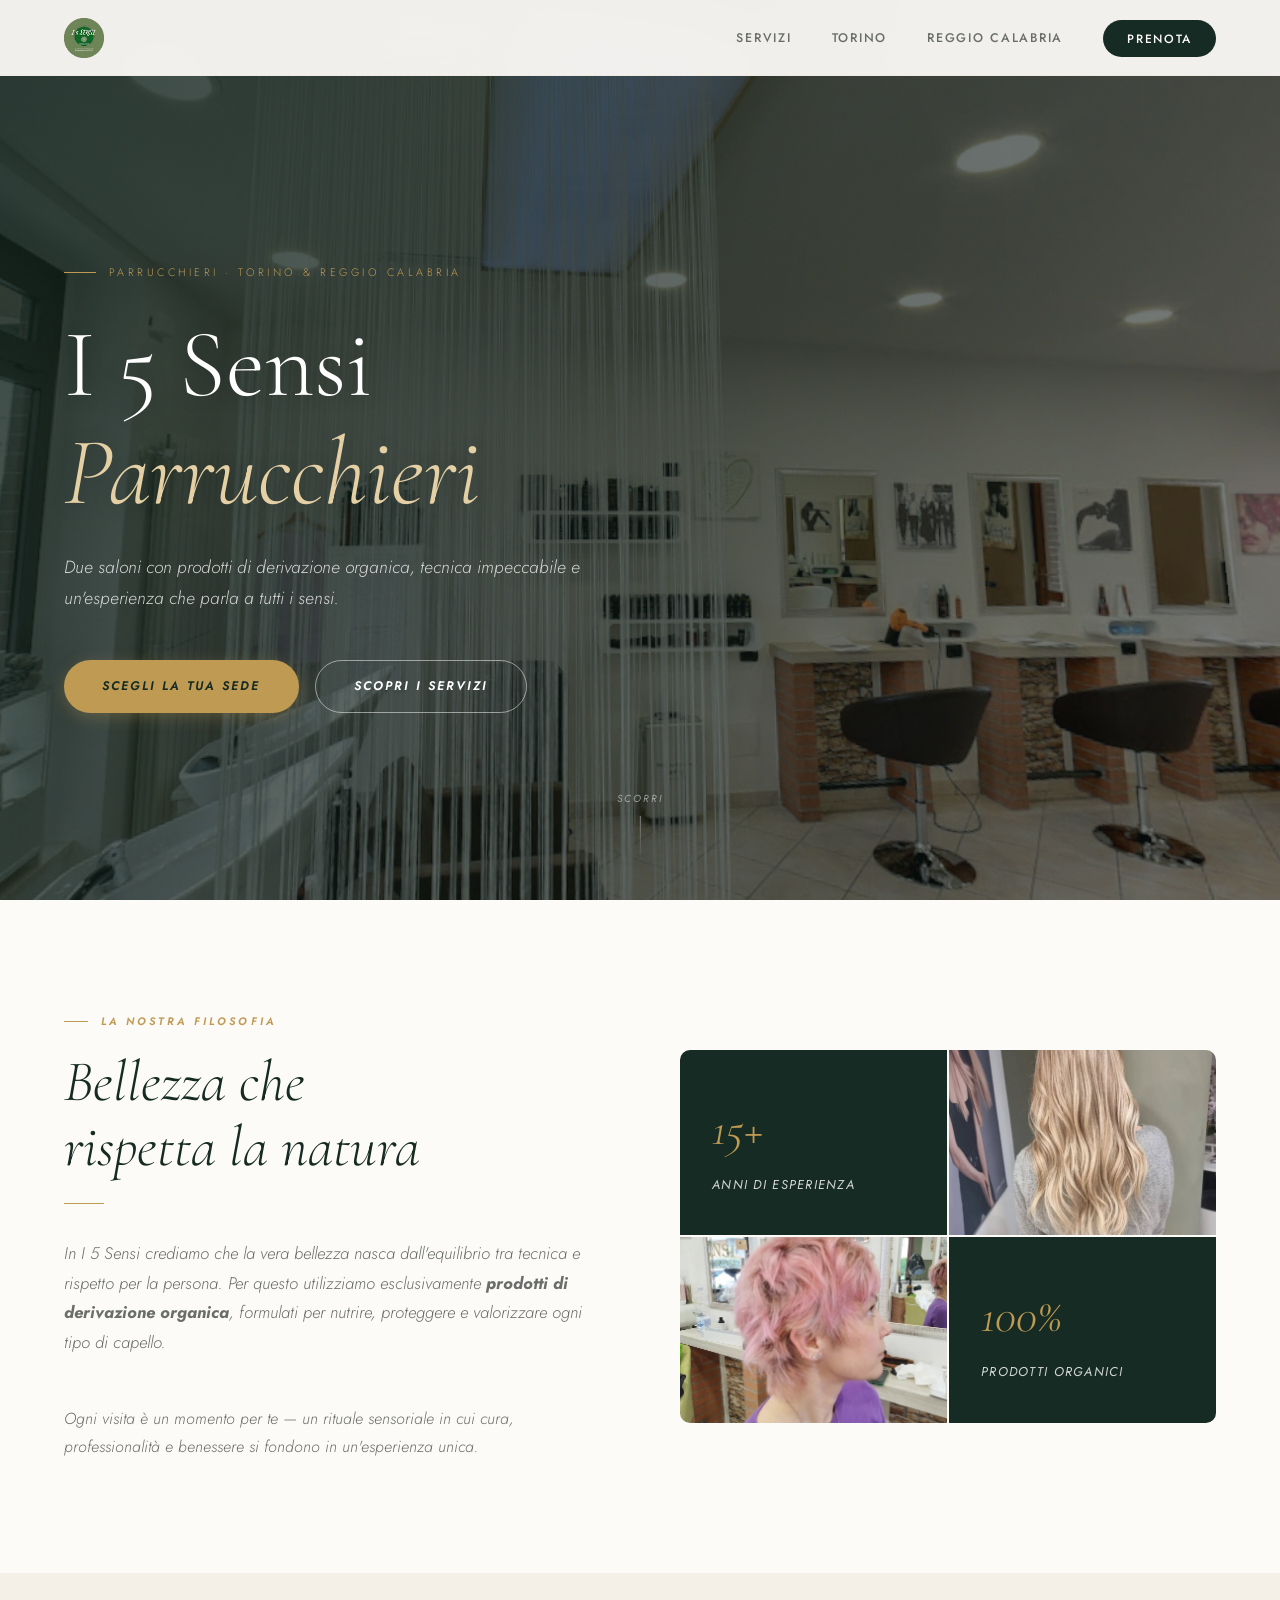
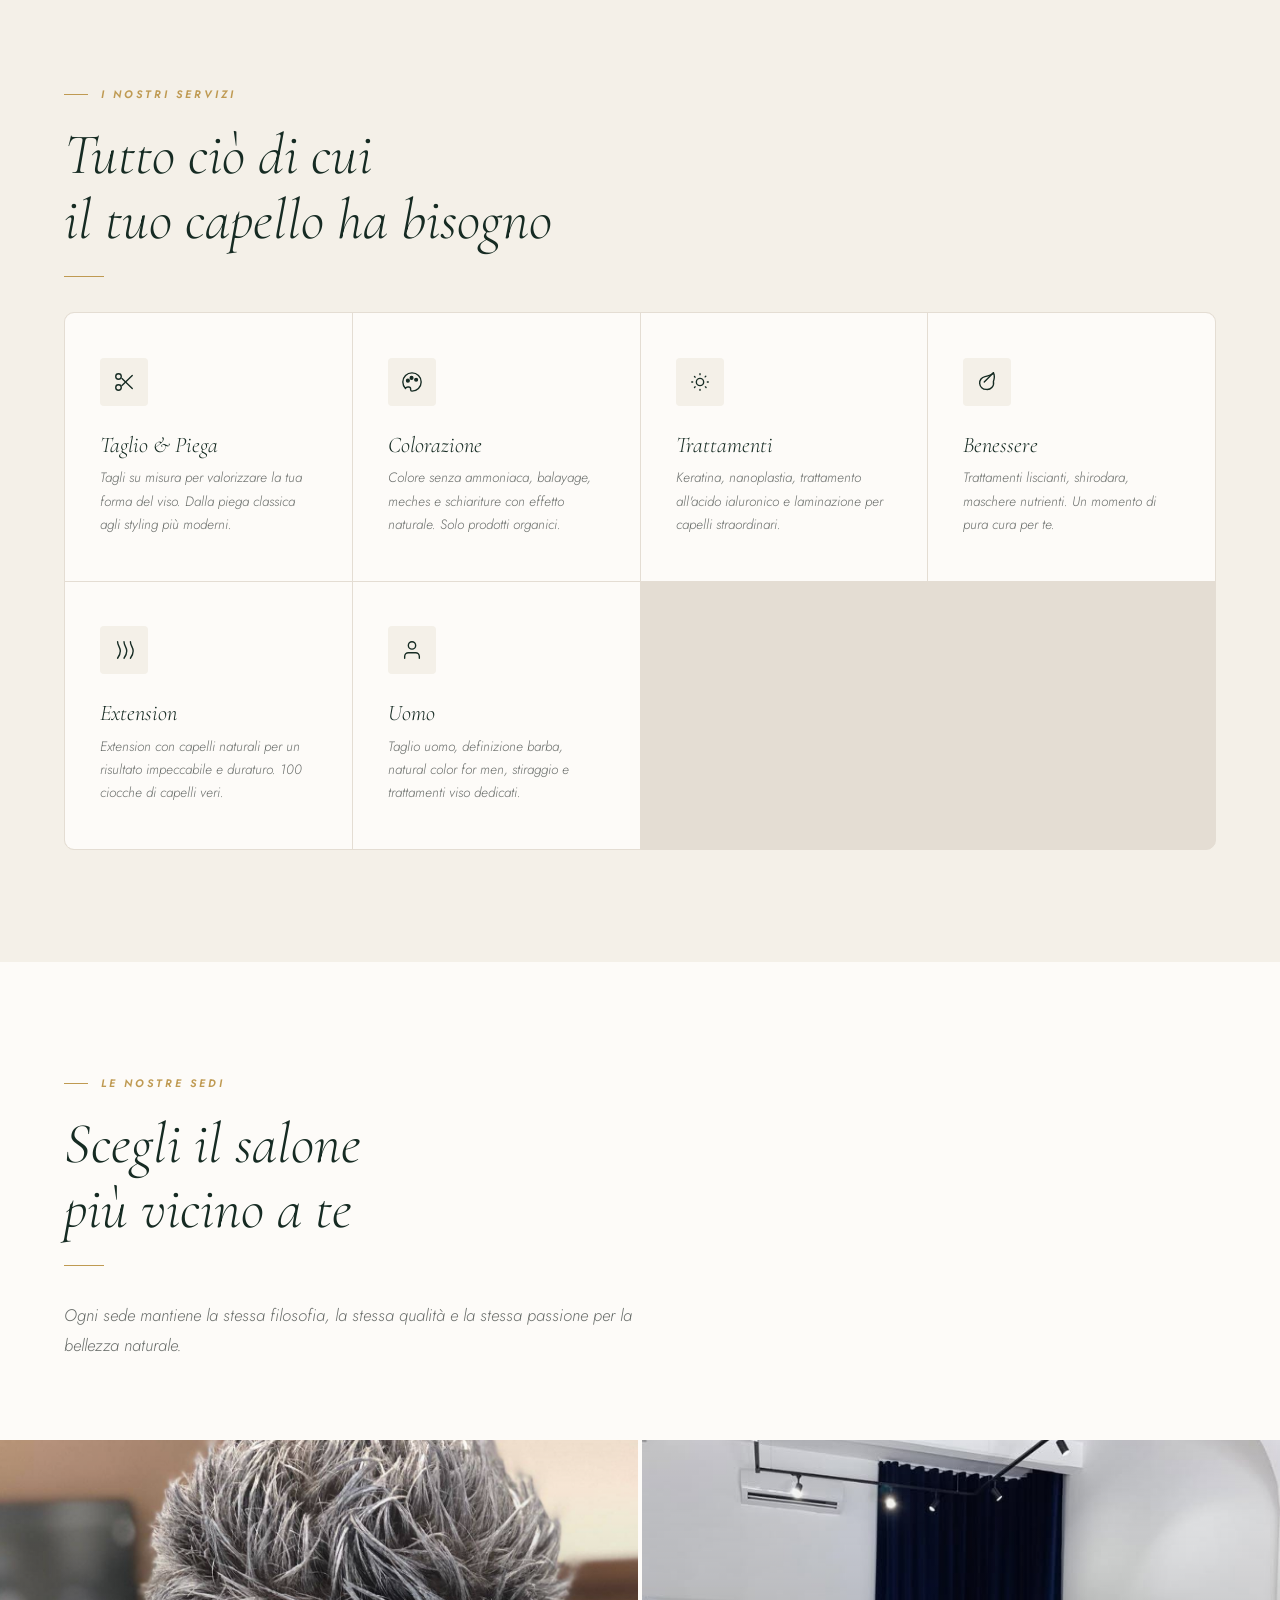
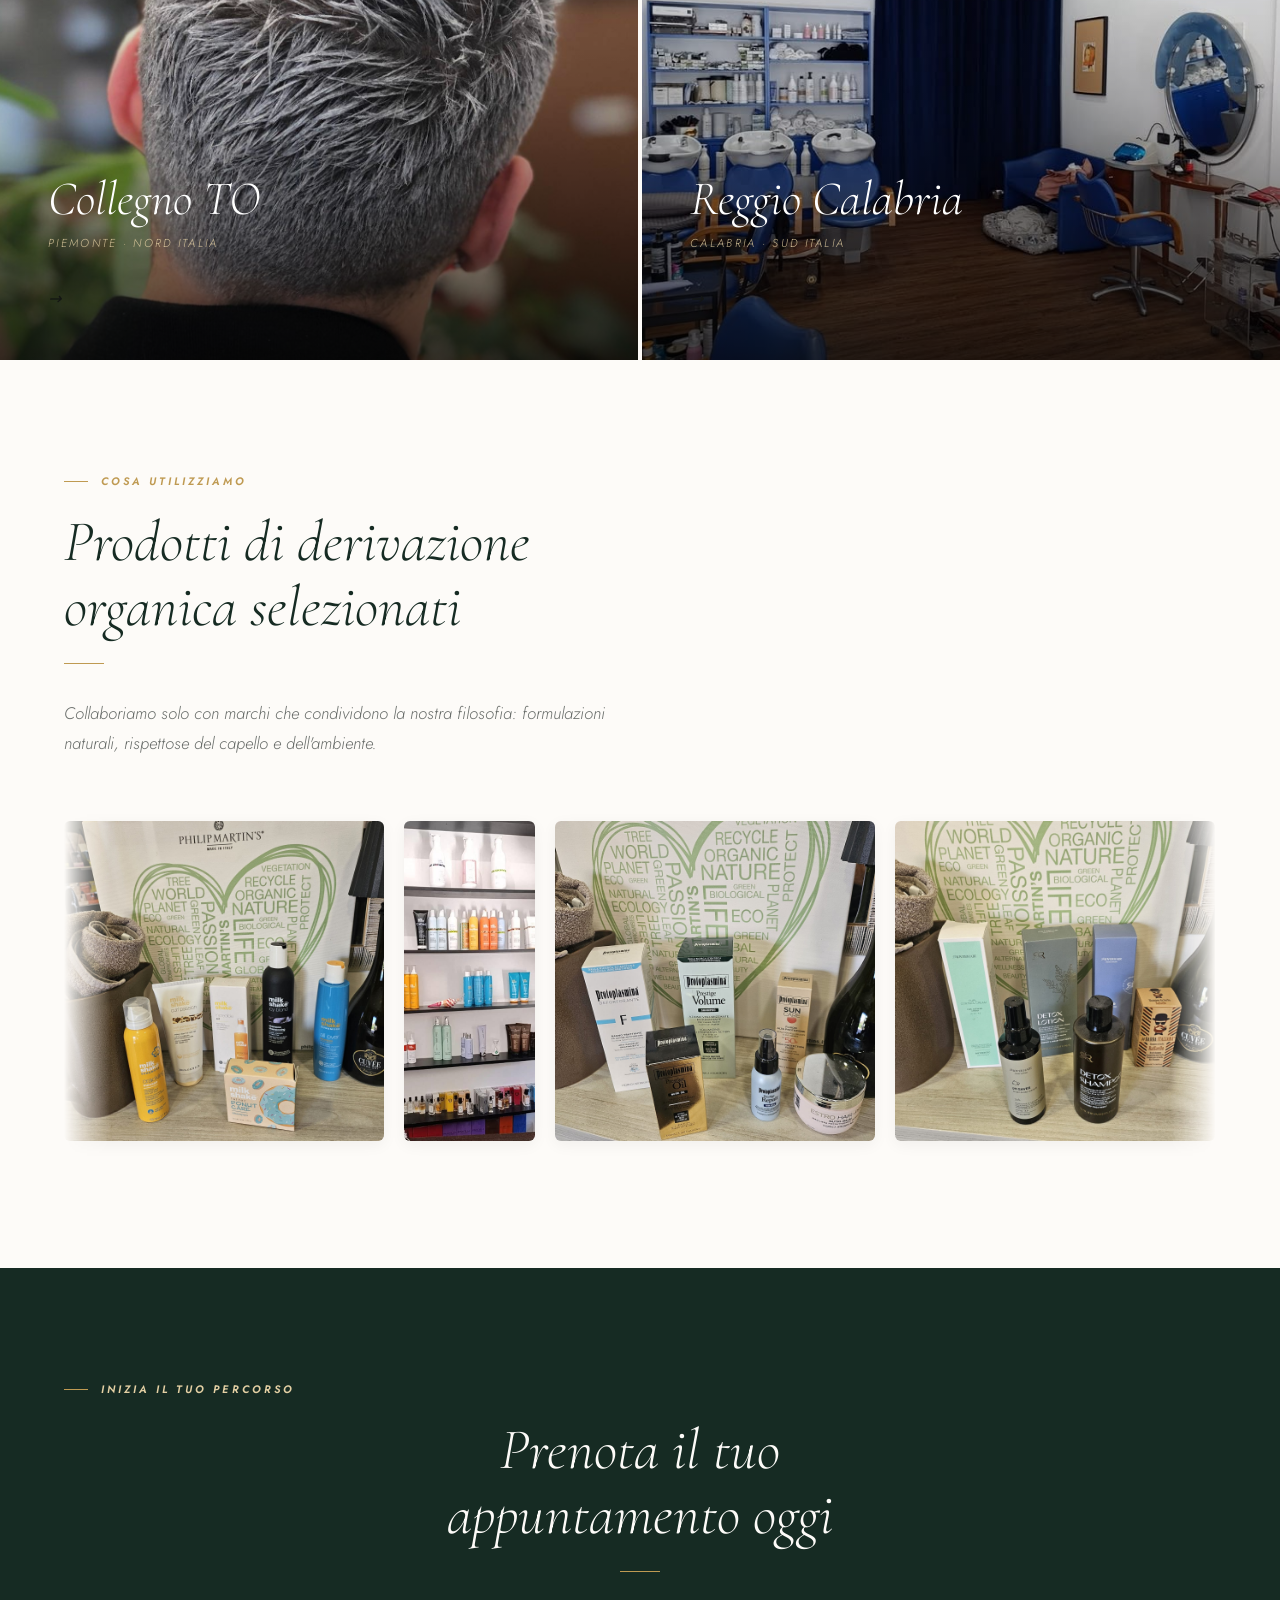
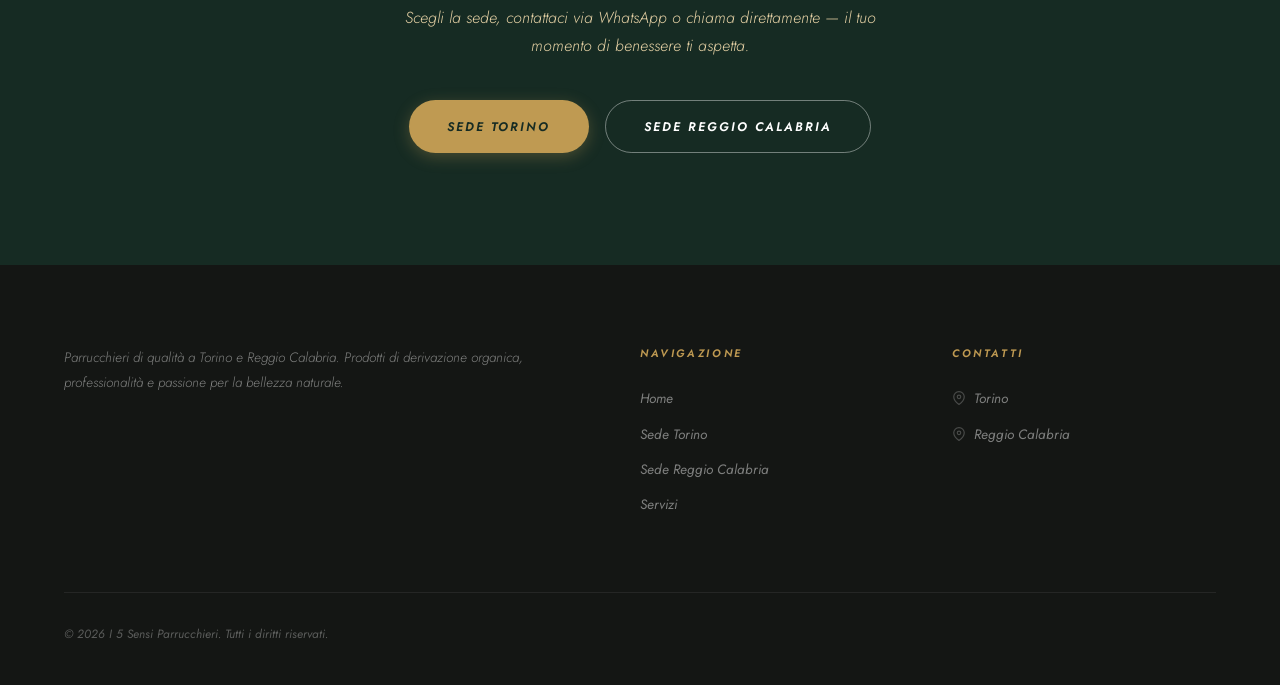
<file: index.html>
<!DOCTYPE html>
<html lang="it">
<head>
  <meta charset="UTF-8">
  <meta name="viewport" content="width=device-width, initial-scale=1.0">
  <meta name="description" content="I 5 Sensi Parrucchieri — Saloni di alta qualità a Torino e Reggio Calabria. Taglio, colore, trattamenti e benessere con prodotti di derivazione organica.">
  <meta name="keywords" content="parrucchieri Torino, parrucchieri Reggio Calabria, I 5 Sensi, taglio capelli, colorazione, balayage, salon">
  <meta name="author" content="I 5 Sensi Parrucchieri">
  <meta property="og:title" content="I 5 Sensi Parrucchieri — Torino & Reggio Calabria">
  <meta property="og:description" content="Il salone per chi ama prendersi cura di sé. Due sedi, un'unica filosofia: prodotti organici, tecnica impeccabile, esperienza sensoriale.">
  <meta property="og:type" content="website">
  <title>I 5 Sensi Parrucchieri — Torino & Reggio Calabria</title>
  <link rel="stylesheet" href="css/style.css">
  <link rel="preconnect" href="https://fonts.googleapis.com">
  <link rel="preconnect" href="https://fonts.gstatic.com" crossorigin>
</head>
<body>

    <!-- NAVBAR -->
    <nav class="navbar" role="navigation" aria-label="Navigazione principale">
        <a class="navbar__logo" href="index.html"><img src="img/LOGO.png" alt="I 5 Sensi Logo" style="height: 40px;"></a>
        <ul class="navbar__links" role="list">
            <li><a href="index.html#servizi">Servizi</a></li>
            <li><a href="torino.html">Torino</a></li>
            <li><a href="reggio-calabria.html">Reggio Calabria</a></li>
            <li><a href="index.html#sedi" class="navbar__cta">Prenota</a></li>
        </ul>
        <button class="hamburger" aria-label="Menu" aria-expanded="false">
            <span></span><span></span><span></span>
        </button>
    </nav>

    <!-- MOBILE NAV -->
    <nav class="mobile-nav" aria-label="Menu mobile">
        <a href="index.html#servizi">Servizi</a>
        <a href="torino.html">Sede Torino</a>
        <a href="reggio-calabria.html">Sede Reggio Calabria</a>
        <a href="index.html#sedi">Prenota un appuntamento</a>
    </nav>

    <!-- HERO -->
    <section class="hero" aria-label="Benvenuto in I 5 Sensi">
        <div class="hero__bg" style="background-image: url('img/104.png'); background-size: cover; background-position: center; filter: brightness(0.6);"></div>
        <div class="hero__overlay"></div>
        <div class="hero__content">
            <p class="hero__eyebrow">Parrucchieri · Torino & Reggio Calabria</p>
            <h1 class="hero__title">I 5 Sensi<br><em>Parrucchieri</h1>
            <p class="hero__desc">Due saloni con prodotti di derivazione organica, tecnica impeccabile e un'esperienza che parla a tutti i sensi.</p>
            <div class="hero__actions">
                <a href="#sedi" class="btn btn-gold">Scegli la tua sede</a>
                <a href="#servizi" class="btn btn-outline" style="color:#fff;border-color:rgba(255,255,255,0.5);">Scopri i servizi</a>
            </div>
        </div>
        <div class="hero__scroll" aria-hidden="true">Scorri</div>
    </section>

    <!-- INTRO BRAND -->
    <section class="section" aria-labelledby="brand-title">
        <div class="container">
            <div style="display:grid;grid-template-columns:1fr 1fr;gap:5rem;align-items:center;" class="responsive-half">
                <div class="fade-in">
                    <p class="section-label">La nostra filosofia</p>
                    <h2 id="brand-title" class="section-title">Bellezza che<br>rispetta la natura</h2>
                    <div class="gold-divider"></div>
                    <p class="section-subtitle">In I 5 Sensi crediamo che la vera bellezza nasca dall'equilibrio tra tecnica e rispetto per la persona. Per questo utilizziamo esclusivamente <strong>prodotti di derivazione organica</strong>, formulati per nutrire, proteggere e valorizzare ogni tipo di capello.</p>
                    <p style="margin-top:1rem;">Ogni visita è un momento per te — un rituale sensoriale in cui cura, professionalità e benessere si fondono in un'esperienza unica.</p>
                </div>
                <div class="fade-in" style="display:grid;grid-template-columns:1fr 1fr;gap:2px; border-radius: var(--r-md); overflow: hidden;">
                    <div style="background:var(--forest);padding:2.5rem 2rem;color:#fff; display:flex; flex-direction:column; justify-content:center;">
                        <div style="font-family:var(--serif);font-size:3rem;font-weight:300;color:var(--gold);">15+</div>
                        <div style="font-size:0.8rem;letter-spacing:0.1em;text-transform:uppercase;opacity:0.8;margin-top:0.3rem;">Anni di esperienza</div>
                    </div>
                    <div style="background:url('img/gallery-torino/1.jpg') center/cover no-repeat; min-height: 180px;"></div>
                    <div style="background: url('img/gallery-torino/5.jpg') center/cover no-repeat; min-height: 180px;"></div>
                    <div style="background:var(--forest);padding:2.5rem 2rem;color:#fff; display:flex; flex-direction:column; justify-content:center;">
                        <div style="font-family:var(--serif);font-size:3rem;font-weight:300;color:var(--gold);">100%</div>
                        <div style="font-size:0.8rem;letter-spacing:0.1em;text-transform:uppercase;opacity:0.8;margin-top:0.3rem;">Prodotti organici</div>
                    </div>
                </div>
            </div>
        </div>
    </section>

    <!-- SERVIZI -->
    <section class="section section--warm" id="servizi" aria-labelledby="servizi-title">
        <div class="container">
            <p class="section-label fade-in">I nostri servizi</p>
            <h2 id="servizi-title" class="section-title fade-in">Tutto ciò di cui<br>il tuo capello ha bisogno</h2>
            <div class="gold-divider fade-in"></div>
        </div>
        <div class="services-grid" style="max-width:1200px;margin:0 auto;">
            <div class="service-item fade-in">
                <div class="service-icon">
                    <svg viewBox="0 0 24 24" fill="none" stroke="currentColor" stroke-width="1.5" stroke-linecap="round" stroke-linejoin="round"><circle cx="6" cy="6" r="3"></circle><circle cx="6" cy="18" r="3"></circle><line x1="9.8" y1="8.2" x2="21" y2="19"></line><line x1="9.8" y1="15.8" x2="21" y2="5"></line></svg>
                </div>
                <h3 class="service-item__title">Taglio & Piega</h3>
                <p class="service-item__desc">Tagli su misura per valorizzare la tua forma del viso. Dalla piega classica agli styling più moderni.</p>
            </div>
            <div class="service-item fade-in">
                <div class="service-icon">
                    <svg viewBox="0 0 24 24" fill="none" stroke="currentColor" stroke-width="1.5" stroke-linecap="round" stroke-linejoin="round"><path d="M12 22C17.5228 22 22 17.5228 22 12C22 6.47715 17.5228 2 12 2C6.47715 2 2 6.47715 2 12C2 14.7255 3.09032 17.1962 4.85857 19C5.3857 18.0645 6.3888 17.5 7.5 17.5H8.5C9.60457 17.5 10.5 18.3954 10.5 19.5V20.5C10.5 21.3284 11.1716 22 12 22Z"></path><circle cx="7.5" cy="10.5" r="1.5" fill="currentColor"></circle><circle cx="11.5" cy="7.5" r="1.5" fill="currentColor"></circle><circle cx="16.5" cy="9.5" r="1.5" fill="currentColor"></circle></svg>
                </div>
                <h3 class="service-item__title">Colorazione</h3>
                <p class="service-item__desc">Colore senza ammoniaca, balayage, meches e schiariture con effetto naturale. Solo prodotti organici.</p>
            </div>
            <div class="service-item fade-in">
                <div class="service-icon">
                    <svg viewBox="0 0 24 24" fill="none" stroke="currentColor" stroke-width="1.5" stroke-linecap="round" stroke-linejoin="round"><path d="M12 3v1m0 16v1m9-9h-1M4 12H3m15.3-6.3l-.7.7M6.7 17.3l-.7.7m12.6 0l-.7-.7M6.7 6.7l-.7-.7M12 8a4 4 0 1 0 0 8 4 4 0 0 0 0-8z"></path></svg>
                </div>
                <h3 class="service-item__title">Trattamenti</h3>
                <p class="service-item__desc">Keratina, nanoplastia, trattamento all'acido ialuronico e laminazione per capelli straordinari.</p>
            </div>
            <div class="service-item fade-in">
                <div class="service-icon">
                    <svg viewBox="0 0 24 24" fill="none" stroke="currentColor" stroke-width="1.5" stroke-linecap="round" stroke-linejoin="round"><path d="M11 20A7 7 0 0 1 9.8 6.1C15.5 5 17 4.48 19 2c1 2 2 3.5 0 9.5a7 7 0 0 1-8 8.5z"></path><path d="M19 2L9 12"></path></svg>
                </div>
                <h3 class="service-item__title">Benessere</h3>
                <p class="service-item__desc">Trattamenti liscianti, shirodara, maschere nutrienti. Un momento di pura cura per te.</p>
            </div>
            <div class="service-item fade-in">
                <div class="service-icon">
                    <svg viewBox="0 0 24 24" fill="none" stroke="currentColor" stroke-width="1.5" stroke-linecap="round" stroke-linejoin="round"><path d="M5 3c0 4 3 6 3 10c0 3-1 5-3 8M12 3c0 4 3 6 3 10c0 3-1 5-3 8M19 3c0 4 3 6 3 10c0 3-1 5-3 8"></path></svg>
                </div>
                <h3 class="service-item__title">Extension</h3>
                <p class="service-item__desc">Extension con capelli naturali per un risultato impeccabile e duraturo. 100 ciocche di capelli veri.</p>
            </div>
            <div class="service-item fade-in">
                <div class="service-icon">
                    <svg viewBox="0 0 24 24" fill="none" stroke="currentColor" stroke-width="1.5" stroke-linecap="round" stroke-linejoin="round"><path d="M20 21v-2a4 4 0 0 0-4-4H8a4 4 0 0 0-4 4v2"></path><circle cx="12" cy="7" r="4"></circle></svg>
                </div>
                <h3 class="service-item__title">Uomo</h3>
                <p class="service-item__desc">Taglio uomo, definizione barba, natural color for men, stiraggio e trattamenti viso dedicati.</p>
            </div>
        </div>
    </section>

    <!-- SCEGLI SEDE -->
    <section id="sedi" aria-labelledby="sedi-title">
        <div class="section" style="padding-bottom:2rem;">
            <div class="container">
                <p class="section-label fade-in">Le nostre sedi</p>
                <h2 id="sedi-title" class="section-title fade-in">Scegli il salone<br>più vicino a te</h2>
                <div class="gold-divider fade-in"></div>
                <p class="section-subtitle fade-in">Ogni sede mantiene la stessa filosofia, la stessa qualità e la stessa passione per la bellezza naturale.</p>
            </div>
        </div>
        <div class="sede-cards">
            <a href="torino.html" class="sede-card" aria-label="Visita la sede di Torino">
                <div class="sede-card__bg" style="background: url('img/67.png') center/cover no-repeat;"></div>
                <div class="sede-card__overlay"></div>
                <div class="sede-card__content">
                    <h3 class="sede-card__city">Collegno TO</h3>
                    <p class="sede-card__sub">Piemonte · Nord Italia</p>
                    <div class="sede-card__arrow" aria-hidden="true">→</div>
                </div>
            </a>
            <a href="reggio-calabria.html" class="sede-card" aria-label="Visita la sede di Reggio Calabria">
                <div class="sede-card__bg" style="background: url('img/gallery-reggio/e.jpg') center/cover no-repeat;"></div>
                <div class="sede-card__overlay"></div>
                <div class="sede-card__content">
                    <h3 class="sede-card__city">Reggio Calabria</h3>
                    <p class="sede-card__sub">Calabria · Sud Italia</p>
                    <div class="sede-card__arrow" aria-hidden="true">→</div>
                </div>
            </a>
        </div>
    </section>

    <!-- PRODOTTI -->
    <section class="section" aria-labelledby="prodotti-title">
        <div class="container">
            <p class="section-label fade-in">Cosa utilizziamo</p>
            <h2 id="prodotti-title" class="section-title fade-in">Prodotti di derivazione<br>organica selezionati</h2>
            <div class="gold-divider fade-in"></div>
            <p class="section-subtitle fade-in">Collaboriamo solo con marchi che condividono la nostra filosofia: formulazioni naturali, rispettose del capello e dell'ambiente.</p>

            <div class="products-slider-wrapper fade-in">
                <div class="products-pure-track">
                    <img src="img/products/1000101203.jpg" alt="Dettaglio prodotto organico" loading="lazy" class="product-pure-img">
                    <img src="img/products/a.jpg" alt="Dettaglio prodotto organico" loading="lazy" class="product-pure-img">
                    <img src="img/products/1000101205.jpg" alt="Dettaglio prodotto organico" loading="lazy" class="product-pure-img">
                    <img src="img/products/1000101204.jpg" alt="Dettaglio prodotto organico" loading="lazy" class="product-pure-img">
                    <img src="img/products/1000101203.jpg" alt="Dettaglio prodotto organico" loading="lazy" class="product-pure-img">
                </div>
            </div>
        </div>

        <style>
            .products-slider-wrapper {
                position: relative;
                margin-top: 2.5rem;
                /* Crea una sfumatura ai lati per far capire che si può scorrere */
                -webkit-mask-image: linear-gradient(to right, transparent, white 4%, white 96%, transparent);
                mask-image: linear-gradient(to right, transparent, white 4%, white 96%, transparent);
            }

            .products-pure-track {
                display: flex;
                gap: 20px;
                overflow-x: auto;
                scroll-behavior: smooth;
                -webkit-overflow-scrolling: touch;
                padding: 15px 0;
            }

                /* Nasconde la barra di scorrimento su tutti i browser */
                .products-pure-track::-webkit-scrollbar {
                    display: none;
                }

            .products-pure-track {
                -ms-overflow-style: none; /* IE e Edge */
                scrollbar-width: none; /* Firefox */
            }

            /* Stile pulito delle immagini */
            .product-pure-img {
                flex: 0 0 auto;
                height: 320px; /* Leggermente più alta per dare slancio ed eleganza */
                width: auto;
                object-fit: cover;
                border-radius: 6px;
                box-shadow: 0 4px 15px rgba(0, 0, 0, 0.05);
                transition: transform 0.4s ease, filter 0.4s ease;
            }

            /* Effetto eleganza al passaggio del mouse (solo su desktop) */
            @media (hover: hover) {
                .product-pure-img:hover {
                    transform: scale(1.03);
                    filter: brightness(1.05);
                    cursor: grab;
                }

                .product-pure-img:active {
                    cursor: grabbing;
                }
            }
        </style>
    </section>

    <!-- CTA FINALE -->
    <section class="section section--dark" aria-labelledby="cta-title">
        <div class="container" style="text-align:center;">
            <p class="section-label fade-in">Inizia il tuo percorso</p>
            <h2 id="cta-title" class="section-title fade-in" style="max-width:600px;margin:0 auto 1.5rem;">Prenota il tuo<br>appuntamento oggi</h2>
            <div class="gold-divider fade-in" style="margin:0 auto 2rem;"></div>
            <p class="fade-in" style="max-width:500px;margin:0 auto 2.5rem;">Scegli la sede, contattaci via WhatsApp o chiama direttamente — il tuo momento di benessere ti aspetta.</p>
            <div class="fade-in" style="display:flex;gap:1rem;justify-content:center;flex-wrap:wrap;">
                <a href="torino.html" class="btn btn-gold">Sede Torino</a>
                <a href="reggio-calabria.html" class="btn btn-outline" style="color:#fff;border-color:rgba(255,255,255,0.4);">Sede Reggio Calabria</a>
            </div>
        </div>
    </section>

    <!-- FOOTER -->
    <footer role="contentinfo">
        <div class="container">
            <div class="footer-grid">
                <div class="footer-brand">
                    <p>Parrucchieri di qualità a Torino e Reggio Calabria. Prodotti di derivazione organica, professionalità e passione per la bellezza naturale.</p>
                </div>
                <nav class="footer-col" aria-label="Link rapidi">
                    <h5>Navigazione</h5>
                    <a href="index.html">Home</a>
                    <a href="torino.html">Sede Torino</a>
                    <a href="reggio-calabria.html">Sede Reggio Calabria</a>
                    <a href="index.html#servizi">Servizi</a>
                </nav>
                <div class="footer-col">
                    <h5>Contatti</h5>
                    <a href="torino.html#contatti" style="display: flex; align-items: center; gap: 0.5rem;">
                        <svg width="14" height="14" viewBox="0 0 24 24" fill="none" stroke="currentColor" stroke-width="2" stroke-linecap="round" stroke-linejoin="round"><path d="M21 10c0 7-9 13-9 13s-9-6-9-13a9 9 0 0 1 18 0z"></path><circle cx="12" cy="10" r="3"></circle></svg>
                        Torino
                    </a>
                    <a href="reggio-calabria.html#contatti" style="display: flex; align-items: center; gap: 0.5rem;">
                        <svg width="14" height="14" viewBox="0 0 24 24" fill="none" stroke="currentColor" stroke-width="2" stroke-linecap="round" stroke-linejoin="round"><path d="M21 10c0 7-9 13-9 13s-9-6-9-13a9 9 0 0 1 18 0z"></path><circle cx="12" cy="10" r="3"></circle></svg>
                        Reggio Calabria
                    </a>
                </div>
            </div>
            <div class="footer-bottom">
                <span>© 2026 I 5 Sensi Parrucchieri. Tutti i diritti riservati.</span>              
            </div>
        </div>
    </footer>

    <script src="js/main.js"></script>

    <style>
        @media (max-width: 768px) {
            .responsive-half {
                grid-template-columns: 1fr !important;
                gap: 2.5rem !important;
            }
        }
    </style>
</body>
</html>
</file>
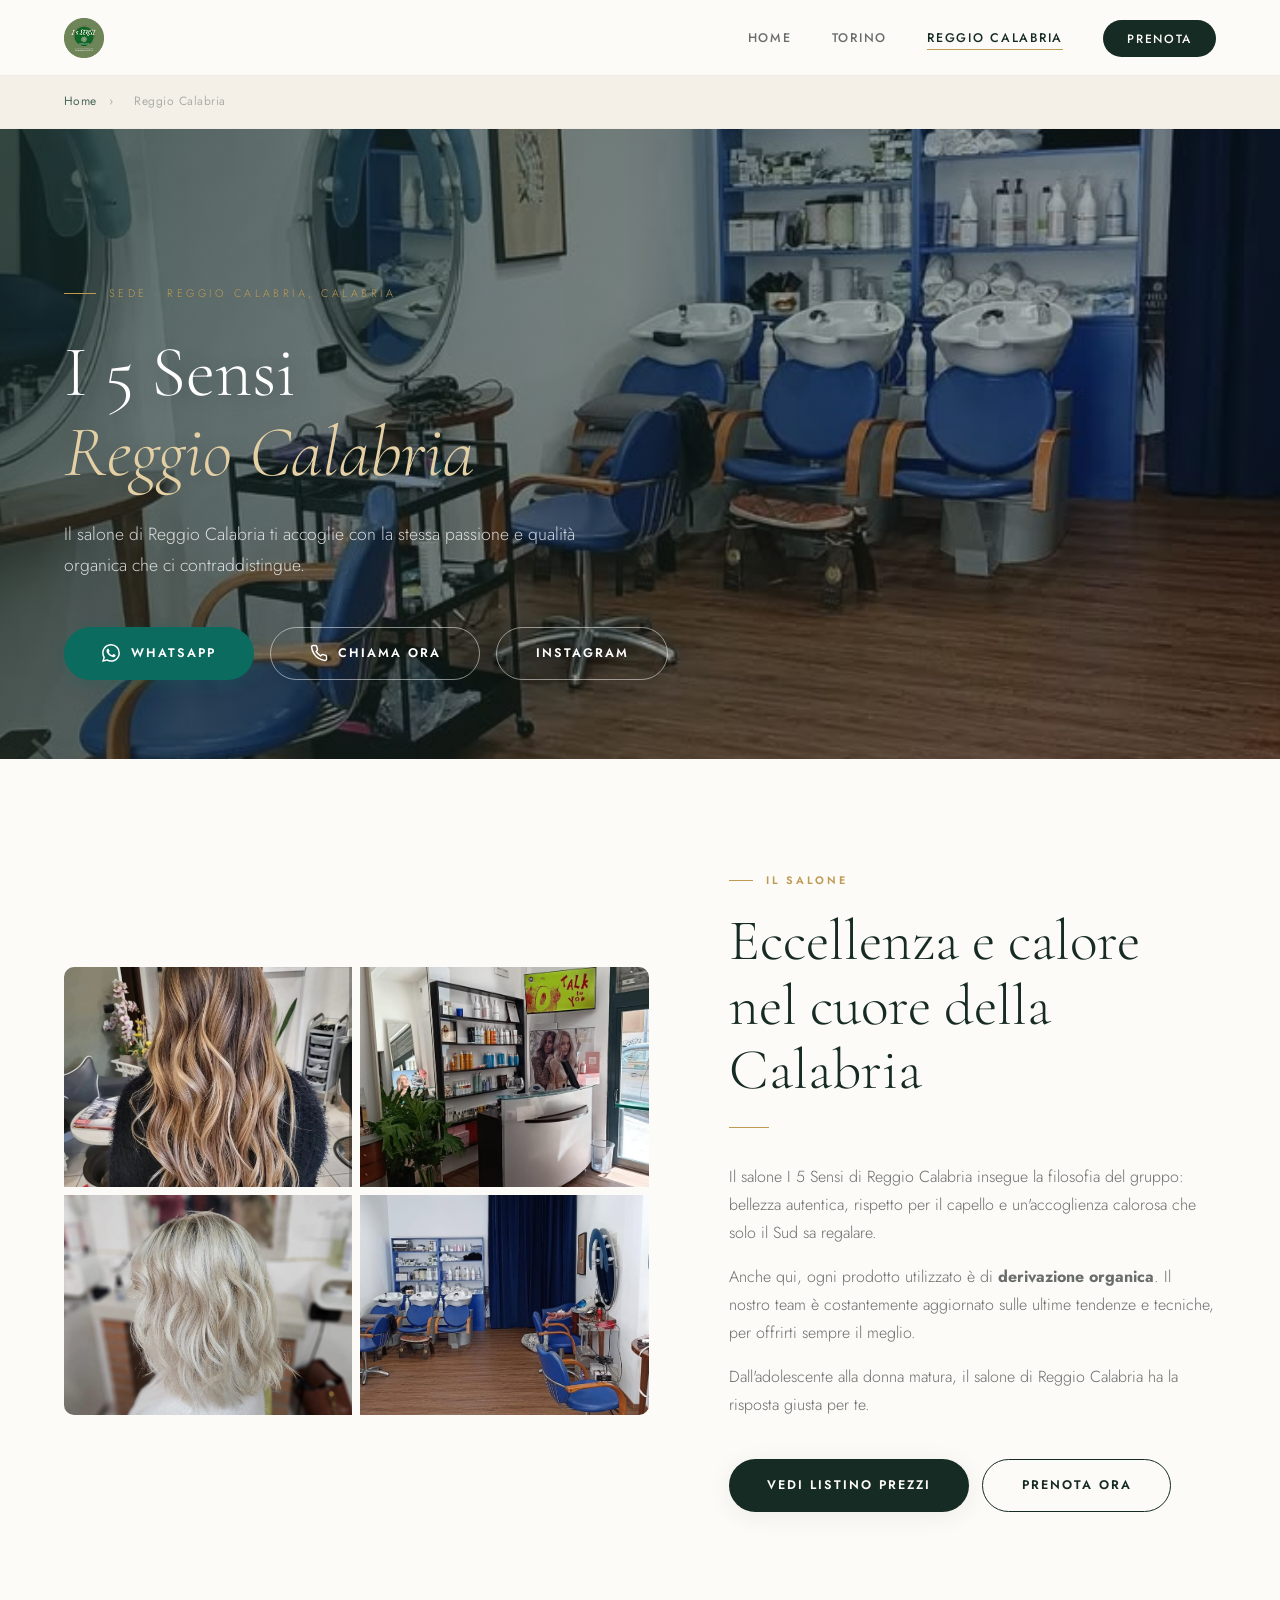
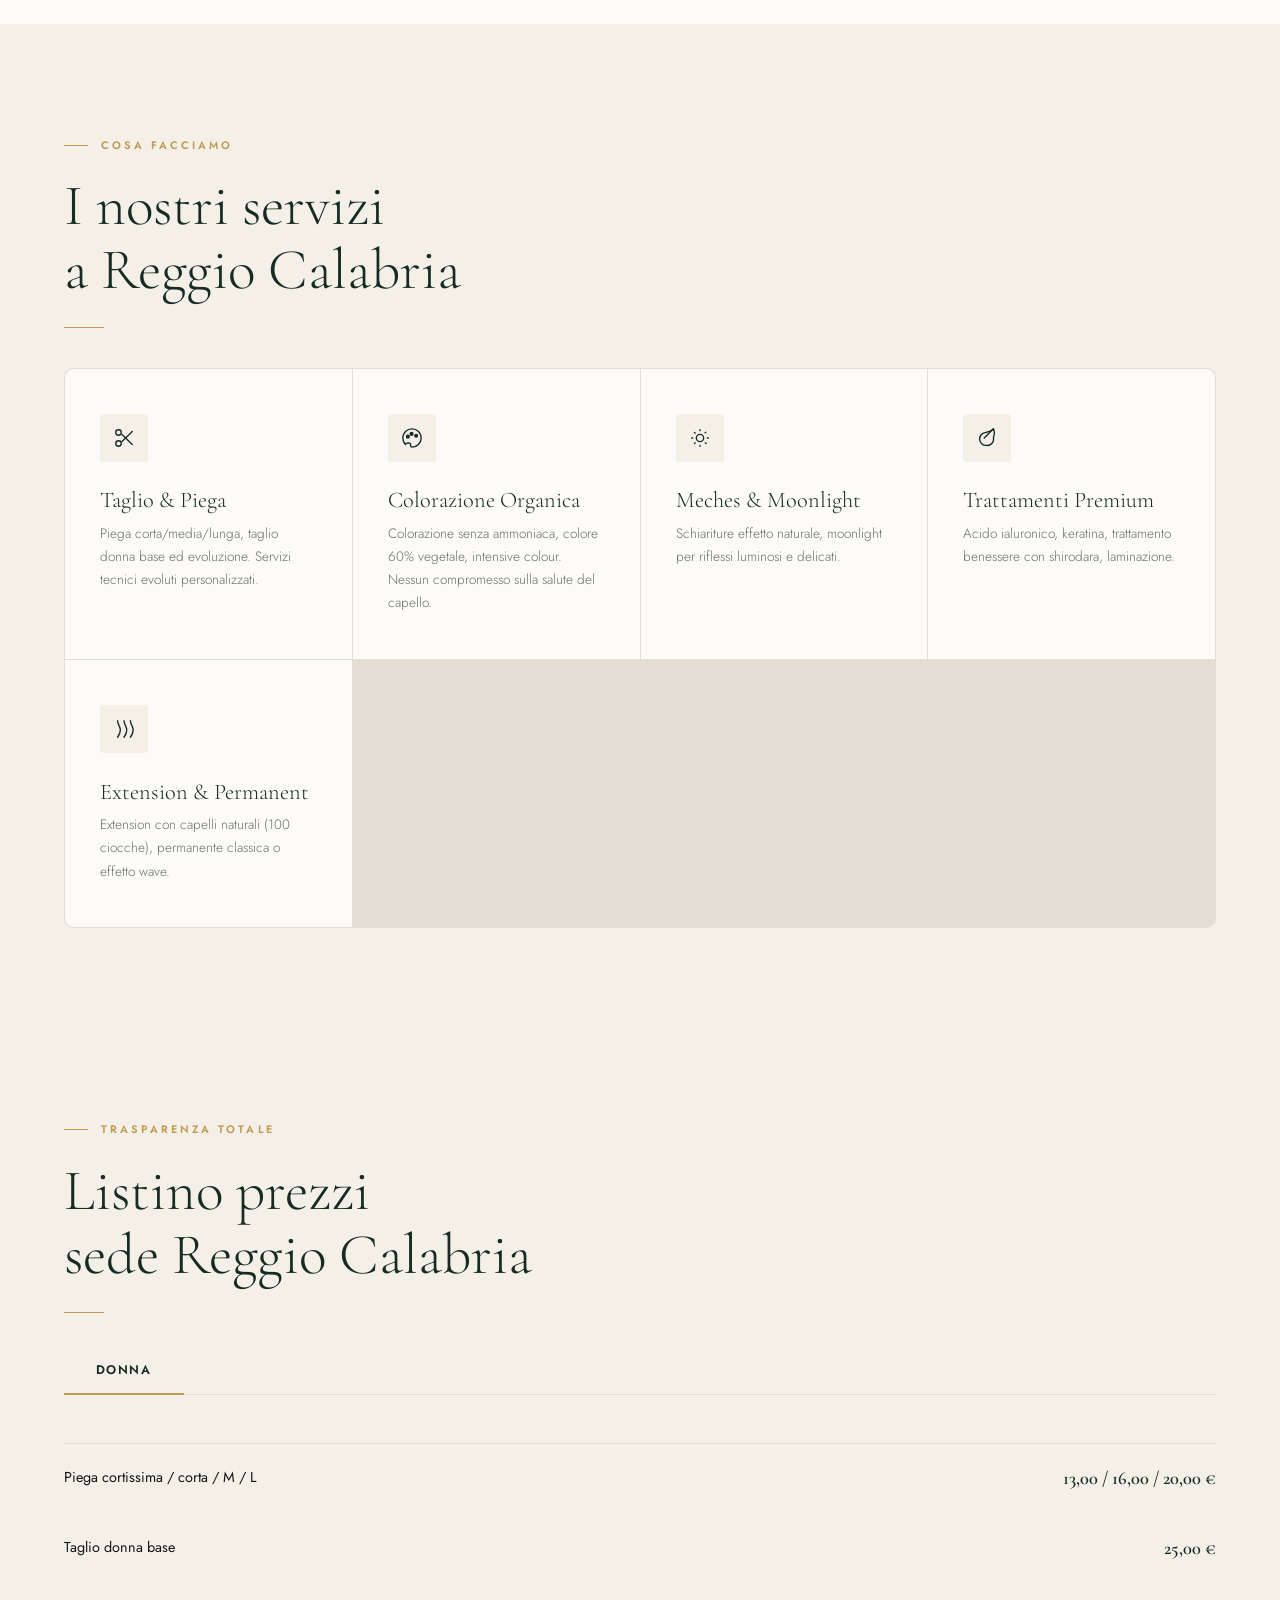
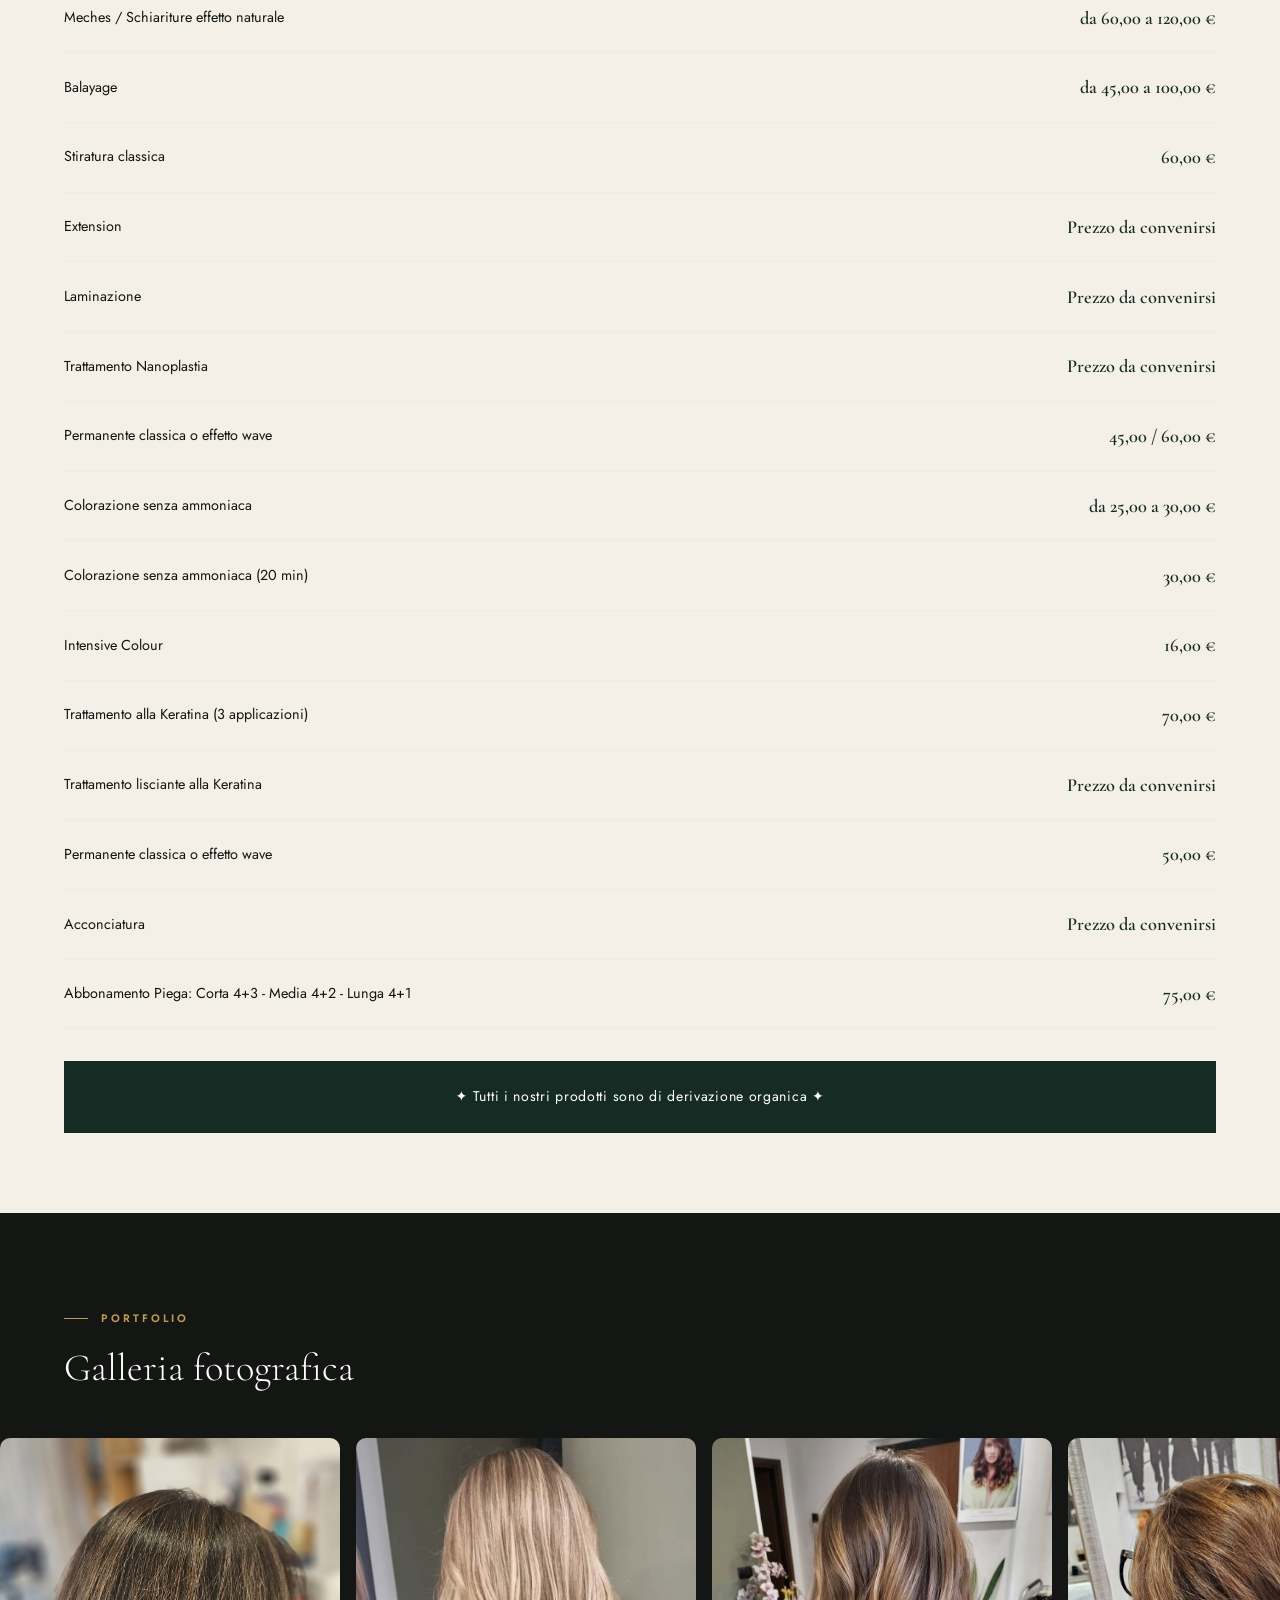
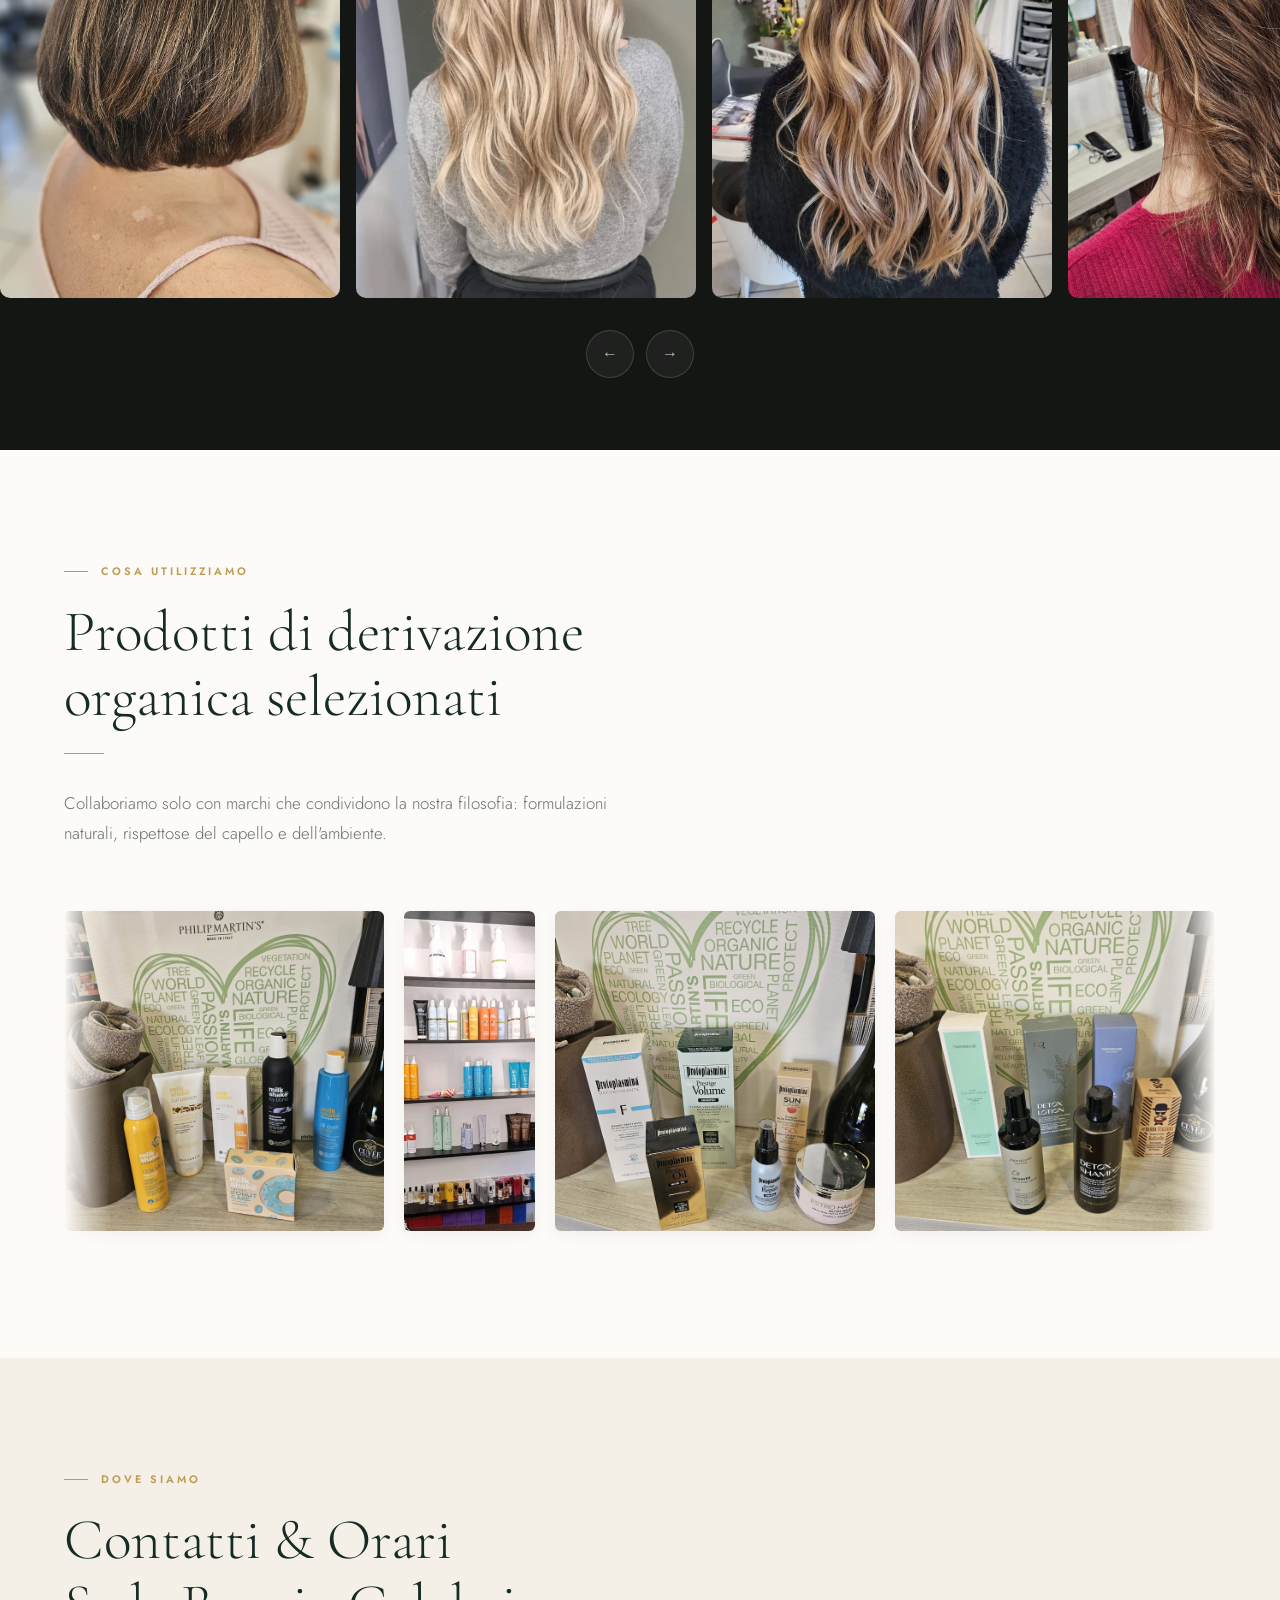
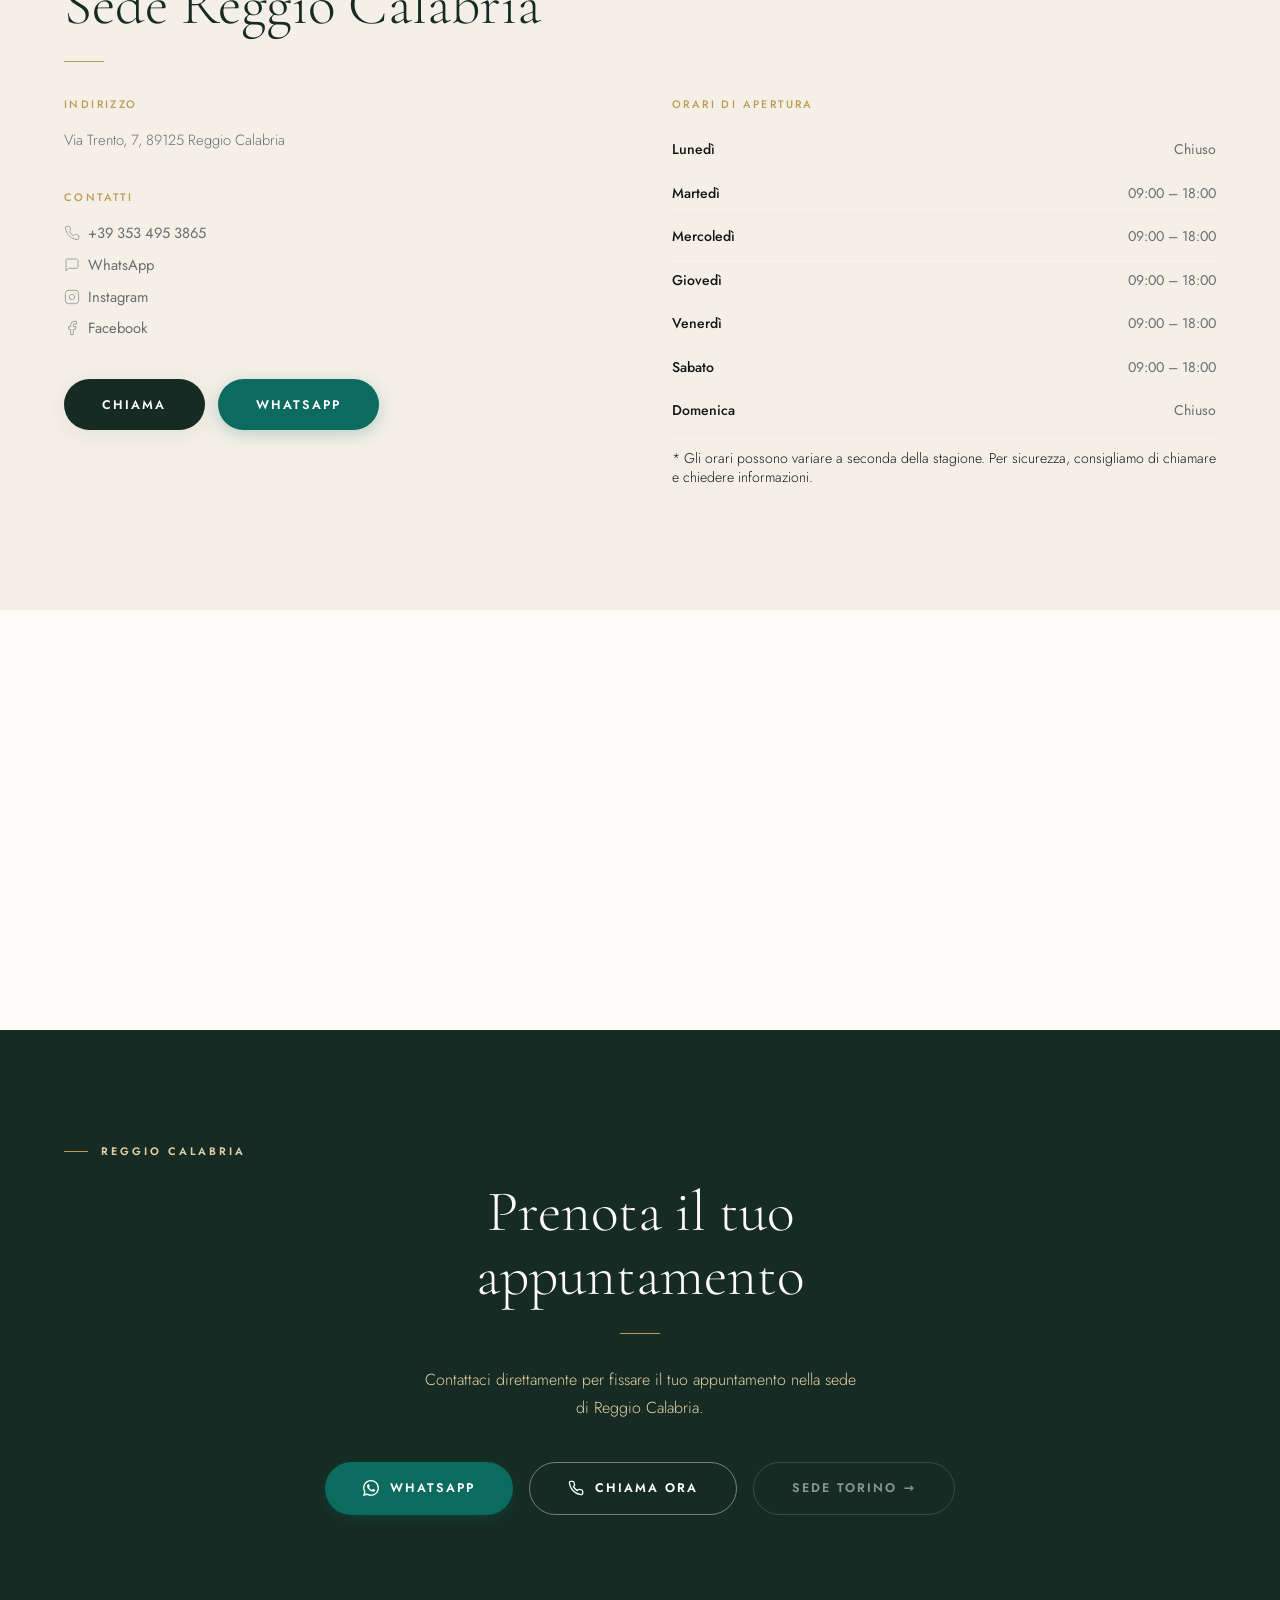
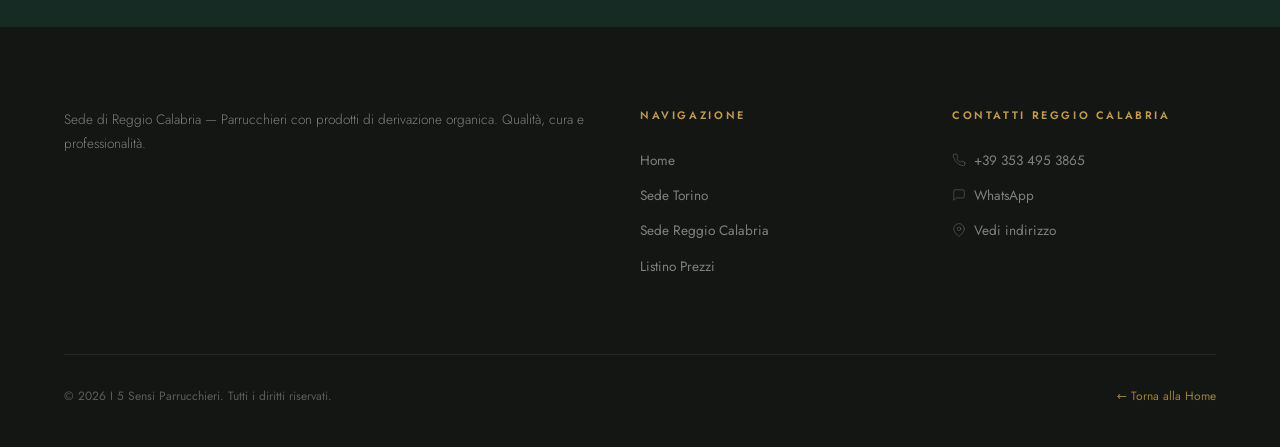
<file: reggio-calabria.html>
<!DOCTYPE html>
<html lang="it">
<head>
  <meta charset="UTF-8">
  <meta name="viewport" content="width=device-width, initial-scale=1.0">
  <meta name="description" content="I 5 Sensi Parrucchieri Reggio Calabria — Taglio, colore, trattamenti con prodotti organici. Prenota il tuo appuntamento, scopri orari e listino prezzi.">
  <meta name="keywords" content="parrucchieri Reggio Calabria, I 5 Sensi, taglio capelli Reggio Calabria, colorazione, balayage">
  <meta property="og:title" content="I 5 Sensi Parrucchieri — Sede Reggio Calabria">
  <meta property="og:description" content="Il salone I 5 Sensi a Reggio Calabria. Prodotti organici, tecnica impeccabile. Prenota subito.">
  <meta property="og:type" content="website">
  <title>I 5 Sensi Parrucchieri — Reggio Calabria</title>
  <link rel="stylesheet" href="css/style.css">
  <link rel="preconnect" href="https://fonts.googleapis.com">
  <link rel="preconnect" href="https://fonts.gstatic.com" crossorigin>
</head>
<body>

    <!-- NAVBAR -->
    <nav class="navbar" role="navigation" aria-label="Navigazione principale">
        <a class="navbar__logo" href="index.html"><img src="img/LOGO.png" alt="I 5 Sensi Logo" style="height: 40px;"></a>
        <ul class="navbar__links" role="list">
            <li><a href="index.html">Home</a></li>
            <li><a href="torino.html">Torino</a></li>
            <li><a href="reggio-calabria.html" aria-current="page" style="color:var(--forest);border-bottom:1px solid var(--gold);padding-bottom:2px;">Reggio Calabria</a></li>
            <li><a href="#prenota" class="navbar__cta">Prenota</a></li>
        </ul>
        <button class="hamburger" aria-label="Menu" aria-expanded="false">
            <span></span><span></span><span></span>
        </button>
    </nav>

    <!-- MOBILE NAV -->
    <nav class="mobile-nav" aria-label="Menu mobile">
        <a href="index.html">Home</a>
        <a href="torino.html">Sede Torino</a>
        <a href="reggio-calabria.html">Sede Reggio Calabria</a>
        <a href="#prenota">Prenota un appuntamento</a>
    </nav>

    <!-- BREADCRUMB -->
    <nav class="breadcrumb" aria-label="Breadcrumb">
        <a href="index.html">Home</a>
        <span aria-hidden="true">›</span>
        <span aria-current="page">Reggio Calabria</span>
    </nav>

    <!-- HERO REGGIO CALABRIA -->
    <section class="hero" style="min-height:70svh;" aria-label="Sede di Reggio Calabria">
        <div class="hero__bg" style="background-image:url('img/gallery-reggio/b.jpg'); background-size:cover; background-position:center;"></div>
        <div class="hero__overlay"></div>
        <div class="hero__content">
            <p class="hero__eyebrow">Sede · Reggio Calabria, Calabria</p>
            <h1 class="hero__title" style="font-size:clamp(2.2rem,6vw,4.5rem);">I 5 Sensi<br><em>Reggio Calabria</em></h1>
            <p class="hero__desc">Il salone di Reggio Calabria ti accoglie con la stessa passione e qualità organica che ci contraddistingue.</p>
            <div class="hero__actions">
                <a href="https://wa.me/393534953865" class="btn btn-whatsapp" target="_blank" rel="noopener" aria-label="Contattaci su WhatsApp">
                    <svg width="18" height="18" viewBox="0 0 24 24" fill="currentColor" aria-hidden="true"><path d="M17.472 14.382c-.297-.149-1.758-.867-2.03-.967-.273-.099-.471-.148-.67.15-.197.297-.767.966-.94 1.164-.173.199-.347.223-.644.075-.297-.15-1.255-.463-2.39-1.475-.883-.788-1.48-1.761-1.653-2.059-.173-.297-.018-.458.13-.606.134-.133.298-.347.446-.52.149-.174.198-.298.298-.497.099-.198.05-.371-.025-.52-.075-.149-.669-1.612-.916-2.207-.242-.579-.487-.5-.669-.51-.173-.008-.371-.01-.57-.01-.198 0-.52.074-.792.372-.272.297-1.04 1.016-1.04 2.479 0 1.462 1.065 2.875 1.213 3.074.149.198 2.096 3.2 5.077 4.487.709.306 1.262.489 1.694.625.712.227 1.36.195 1.871.118.571-.085 1.758-.719 2.006-1.413.248-.694.248-1.289.173-1.413-.074-.124-.272-.198-.57-.347m-5.421 7.403h-.004a9.87 9.87 0 01-5.031-1.378l-.361-.214-3.741.982.998-3.648-.235-.374a9.86 9.86 0 01-1.51-5.26c.001-5.45 4.436-9.884 9.888-9.884 2.64 0 5.122 1.03 6.988 2.898a9.825 9.825 0 012.893 6.994c-.003 5.45-4.437 9.884-9.885 9.884m8.413-18.297A11.815 11.815 0 0012.05 0C5.495 0 .16 5.335.157 11.892c0 2.096.547 4.142 1.588 5.945L.057 24l6.305-1.654a11.882 11.882 0 005.683 1.448h.005c6.554 0 11.89-5.335 11.893-11.893a11.821 11.821 0 00-3.48-8.413z" /></svg>
                    WhatsApp
                </a>
                <a href="tel:+393534953865" class="btn btn-outline" style="color:#fff;border-color:rgba(255,255,255,0.5);">
                    <svg width="18" height="18" viewBox="0 0 24 24" fill="none" stroke="currentColor" stroke-width="2" stroke-linecap="round" stroke-linejoin="round"><path d="M22 16.92v3a2 2 0 0 1-2.18 2 19.79 19.79 0 0 1-8.63-3.07 19.5 19.5 0 0 1-6-6 19.79 19.79 0 0 1-3.07-8.67A2 2 0 0 1 4.11 2h3a2 2 0 0 1 2 1.72 12.84 12.84 0 0 0 .7 2.81 2 2 0 0 1-.45 2.11L8.09 9.91a16 16 0 0 0 6 6l1.27-1.27a2 2 0 0 1 2.11-.45 12.84 12.84 0 0 0 2.81.7A2 2 0 0 1 22 16.92z"></path></svg>
                    Chiama ora</a>
                <a href="https://www.instagram.com/i5sensiparrucchieri?utm_source=ig_web_button_share_sheet&igsh=ZDNlZDc0MzIxNw=="
                   class="btn btn-outline"
                   target="_blank"
                   rel="noopener"
                   style="color:#fff;border-color:rgba(255,255,255,.5);">

                    Instagram
                </a>
            </div>
        </div>
    </section>

    <!-- DESCRIZIONE SALONE REGGIO -->
    <section class="section" aria-labelledby="desc-rc-title">
        <div class="container">
            <div style="display:grid;grid-template-columns:1.2fr 1fr;gap:5rem;align-items:center;" class="responsive-half">
                <div class="fade-in" style="display:grid;grid-template-columns:1fr 1fr;gap:8px;border-radius:var(--r-md);overflow:hidden;">
                    <img src="img/gallery-reggio/50.jpg" alt="Interno salone Reggio" style="width:100%; height:220px; object-fit:cover;">
                    <img src="img/gallery-reggio/c.jpg" alt="Esterno salone Reggio" style="width:100%; height:220px; object-fit:cover;">
                    <img src="img/gallery-reggio/21.jpg" alt="Taglio e piega Reggio" style="width:100%; height:220px; object-fit:cover;">
                    <img src="img/gallery-reggio/d.jpg" alt="Lavoro di colore" style="width:100%; height:220px; object-fit:cover;">
                </div>
                <div class="fade-in">
                    <p class="section-label">Il salone</p>
                    <h2 id="desc-rc-title" class="section-title">Eccellenza e calore<br>nel cuore della Calabria</h2>
                    <div class="gold-divider"></div>
                    <p>Il salone I 5 Sensi di Reggio Calabria insegue la filosofia del gruppo: bellezza autentica, rispetto per il capello e un'accoglienza calorosa che solo il Sud sa regalare.</p>
                    <p style="margin-top:1rem;">Anche qui, ogni prodotto utilizzato è di <strong>derivazione organica</strong>. Il nostro team è costantemente aggiornato sulle ultime tendenze e tecniche, per offrirti sempre il meglio.</p>
                    <p style="margin-top:1rem;">Dall'adolescente alla donna matura, il salone di Reggio Calabria ha la risposta giusta per te.</p>
                    <div class="action-bar">
                        <a href="#listino-rc" class="btn btn-primary">Vedi listino prezzi</a>
                        <a href="#prenota" class="btn btn-outline">Prenota ora</a>
                    </div>
                </div>
            </div>
        </div>
    </section>

    <!-- SERVIZI REGGIO -->
    <section class="section section--warm" aria-labelledby="servizi-rc-title">
        <div class="container" style="margin-bottom:2.5rem;">
            <p class="section-label fade-in">Cosa facciamo</p>
            <h2 id="servizi-rc-title" class="section-title fade-in">I nostri servizi<br>a Reggio Calabria</h2>
            <div class="gold-divider fade-in"></div>
        </div>
        <div class="services-grid" style="max-width:1200px;margin:0 auto;">
            <div class="service-item fade-in">
                <div class="service-icon">
                    <svg viewBox="0 0 24 24" fill="none" stroke="currentColor" stroke-width="1.5" stroke-linecap="round" stroke-linejoin="round"><circle cx="6" cy="6" r="3"></circle><circle cx="6" cy="18" r="3"></circle><line x1="9.8" y1="8.2" x2="21" y2="19"></line><line x1="9.8" y1="15.8" x2="21" y2="5"></line></svg>
                </div>
                <h3 class="service-item__title">Taglio & Piega</h3>
                <p class="service-item__desc">Piega corta/media/lunga, taglio donna base ed evoluzione. Servizi tecnici evoluti personalizzati.</p>
            </div>
            <div class="service-item fade-in">
                <div class="service-icon">
                    <svg viewBox="0 0 24 24" fill="none" stroke="currentColor" stroke-width="1.5" stroke-linecap="round" stroke-linejoin="round"><path d="M12 22C17.5228 22 22 17.5228 22 12C22 6.47715 17.5228 2 12 2C6.47715 2 2 6.47715 2 12C2 14.7255 3.09032 17.1962 4.85857 19C5.3857 18.0645 6.3888 17.5 7.5 17.5H8.5C9.60457 17.5 10.5 18.3954 10.5 19.5V20.5C10.5 21.3284 11.1716 22 12 22Z"></path><circle cx="7.5" cy="10.5" r="1.5" fill="currentColor"></circle><circle cx="11.5" cy="7.5" r="1.5" fill="currentColor"></circle><circle cx="16.5" cy="9.5" r="1.5" fill="currentColor"></circle></svg>
                </div>
                <h3 class="service-item__title">Colorazione Organica</h3>
                <p class="service-item__desc">Colorazione senza ammoniaca, colore 60% vegetale, intensive colour. Nessun compromesso sulla salute del capello.</p>
            </div>
            <div class="service-item fade-in">
                <div class="service-icon">
                    <svg viewBox="0 0 24 24" fill="none" stroke="currentColor" stroke-width="1.5" stroke-linecap="round" stroke-linejoin="round"><path d="M12 3v1m0 16v1m9-9h-1M4 12H3m15.3-6.3l-.7.7M6.7 17.3l-.7.7m12.6 0l-.7-.7M6.7 6.7l-.7-.7M12 8a4 4 0 1 0 0 8 4 4 0 0 0 0-8z"></path></svg>
                </div>
                <h3 class="service-item__title">Meches & Moonlight</h3>
                <p class="service-item__desc">Schiariture effetto naturale, moonlight per riflessi luminosi e delicati.</p>
            </div>
            <div class="service-item fade-in">
                <div class="service-icon">
                    <svg viewBox="0 0 24 24" fill="none" stroke="currentColor" stroke-width="1.5" stroke-linecap="round" stroke-linejoin="round"><path d="M11 20A7 7 0 0 1 9.8 6.1C15.5 5 17 4.48 19 2c1 2 2 3.5 0 9.5a7 7 0 0 1-8 8.5z"></path><path d="M19 2L9 12"></path></svg>
                </div>
                <h3 class="service-item__title">Trattamenti Premium</h3>
                <p class="service-item__desc">Acido ialuronico, keratina, trattamento benessere con shirodara, laminazione.</p>
            </div>
            <div class="service-item fade-in">
                <div class="service-icon">
                    <svg viewBox="0 0 24 24" fill="none" stroke="currentColor" stroke-width="1.5" stroke-linecap="round" stroke-linejoin="round"><path d="M5 3c0 4 3 6 3 10c0 3-1 5-3 8M12 3c0 4 3 6 3 10c0 3-1 5-3 8M19 3c0 4 3 6 3 10c0 3-1 5-3 8"></path></svg>
                </div>
                <h3 class="service-item__title">Extension & Permanent</h3>
                <p class="service-item__desc">Extension con capelli naturali (100 ciocche), permanente classica o effetto wave.</p>
            </div>
        </div>
    </section>

    <!-- LISTINO PREZZI REGGIO CALABRIA -->
    <section class="price-section" id="listino-rc" aria-labelledby="prezzi-rc-title">
        <div class="container">
            <p class="section-label fade-in">Trasparenza totale</p>
            <h2 id="prezzi-rc-title" class="section-title fade-in">Listino prezzi<br>sede Reggio Calabria</h2>
            <div class="gold-divider fade-in"></div>
            <div class="price-tabs" role="tablist" aria-label="Categorie listino">
                <button class="price-tab active" data-target="tab-donna-rc" role="tab" aria-selected="true" aria-controls="tab-donna-rc">Donna</button>
            </div>

            <!-- DONNA REGGIO -->
            <div class="price-panel active fade-in" id="tab-donna-rc" role="tabpanel">
                <dl class="price-list">
                    <div class="price-item">
                        <dt class="price-item__name">Piega cortissima / corta / M / L</dt>
                        <dd class="price-item__price">13,00 / 16,00 / 20,00 €</dd>
                    </div>
                    <div class="price-item">
                        <dt class="price-item__name">Taglio donna base</dt>
                        <dd class="price-item__price">25,00 €</dd>
                    </div>
                    <div class="price-item">
                        <dt class="price-item__name">Meches / Schiariture effetto naturale</dt>
                        <dd class="price-item__price">da 60,00 a 120,00 €</dd>
                    </div>
                    <div class="price-item">
                        <dt class="price-item__name">Balayage</dt>
                        <dd class="price-item__price">da 45,00 a 100,00 €</dd>
                    </div>
                    <div class="price-item">
                        <dt class="price-item__name">Stiratura classica</dt>
                        <dd class="price-item__price">60,00 €</dd>
                    </div>
                    <div class="price-item">
                        <dt class="price-item__name">Extension</dt>
                        <dd class="price-item__price">Prezzo da convenirsi</dd>
                    </div>
                    <div class="price-item">
                        <dt class="price-item__name">Laminazione</dt>
                        <dd class="price-item__price">Prezzo da convenirsi</dd>
                    </div>
                    <div class="price-item">
                        <dt class="price-item__name">Trattamento Nanoplastia</dt>
                        <dd class="price-item__price">Prezzo da convenirsi</dd>
                    </div>
                    <div class="price-item">
                        <dt class="price-item__name">Permanente classica o effetto wave</dt>
                        <dd class="price-item__price">45,00 / 60,00 €</dd>
                    </div>
                    <div class="price-item">
                        <dt class="price-item__name">Colorazione senza ammoniaca</dt>
                        <dd class="price-item__price">da 25,00 a 30,00 €</dd>
                    </div>
                    <div class="price-item">
                        <dt class="price-item__name">Colorazione senza ammoniaca (20 min)</dt>
                        <dd class="price-item__price">30,00 €</dd>
                    </div>
                    <div class="price-item">
                        <dt class="price-item__name">Intensive Colour</dt>
                        <dd class="price-item__price">16,00 €</dd>
                    </div>
                    <div class="price-item">
                        <dt class="price-item__name">Trattamento alla Keratina (3 applicazioni)</dt>
                        <dd class="price-item__price">70,00 €</dd>
                    </div>
                    <div class="price-item">
                        <dt class="price-item__name">Trattamento lisciante alla Keratina</dt>
                        <dd class="price-item__price">Prezzo da convenirsi</dd>
                    </div>
                    <div class="price-item">
                        <dt class="price-item__name">Permanente classica o effetto wave</dt>
                        <dd class="price-item__price">50,00 €</dd>
                    </div>
                    <div class="price-item">
                        <dt class="price-item__name">Acconciatura</dt>
                        <dd class="price-item__price">Prezzo da convenirsi</dd>
                    </div>
                    <div class="price-item">
                        <dt class="price-item__name">Abbonamento Piega: Corta 4+3 - Media 4+2 - Lunga 4+1</dt>
                        <dd class="price-item__price">75,00 €</dd>
                    </div>
                </dl>
            </div>
        </div>
        <div style="background:var(--forest);color:#fff;text-align:center;padding:1.5rem 5%;font-size:0.88rem;letter-spacing:0.05em;margin-top:2rem;">
            ✦ Tutti i nostri prodotti sono di derivazione organica ✦
        </div>
    </section>

    <!-- GALLERIA FOTO REGGIO -->
    <section class="gallery-section" aria-labelledby="gallery-rc-title">
        <div class="gallery-header">
            <p class="section-label">Portfolio</p>
            <h2 id="gallery-rc-title" style="color:#fff;font-family:var(--serif);font-weight:300;font-size:clamp(1.8rem,3vw,2.8rem);">Galleria fotografica</h2>
        </div>
        <div class="gallery-track-wrapper">
            <div class="gallery-track" role="list" aria-label="Galleria foto salone Reggio Calabria">
                <div class="gallery-item" role="listitem">
                    <img src="img/gallery-reggio/1000101206.jpg" alt="Taglio bob Reggio Calabria" loading="lazy">
                </div>
                <div class="gallery-item" role="listitem">
                    <img src="img/gallery-reggio/624091882_18068876249631628_8716544641449064216_n.jpg" alt="Colorazione Reggio Calabria" loading="lazy">
                </div>
                <div class="gallery-item" role="listitem">
                    <img src="img/gallery-reggio/50.jpg" alt="Piega Reggio Calabria" loading="lazy">
                </div>
                <div class="gallery-item" role="listitem">
                    <img src="img/gallery-reggio/624665699_18196096042338697_4782216472107254816_n.jpg" alt="Styling Reggio Calabria" loading="lazy">
                </div>

                <div class="gallery-item" role="listitem">
                    <img src="img/gallery-torino/4.jpg" alt="Lavorazione capelli" loading="lazy">
                </div>
                <div class="gallery-item" role="listitem">
                    <img src="img/gallery-torino/5.jpg" alt="Lavorazione capelli" loading="lazy">
                </div>
                <div class="gallery-item" role="listitem">
                    <img src="img/gallery-torino/6.jpg" alt="Lavorazione capelli" loading="lazy">
                </div>
                <div class="gallery-item" role="listitem">
                    <img src="img/gallery-torino/7.jpg" alt="Lavorazione capelli" loading="lazy">
                </div>
            </div>
        </div>
        <div class="gallery-nav" aria-label="Navigazione galleria">
            <button class="gallery-btn gallery-btn--prev" aria-label="Immagine precedente">←</button>
            <button class="gallery-btn gallery-btn--next" aria-label="Immagine successiva">→</button>
        </div>
    </section>

    <!-- PRODOTTI -->
    <section class="section" aria-labelledby="prodotti-title">
        <div class="container">
            <p class="section-label fade-in">Cosa utilizziamo</p>
            <h2 id="prodotti-title" class="section-title fade-in">Prodotti di derivazione<br>organica selezionati</h2>
            <div class="gold-divider fade-in"></div>
            <p class="section-subtitle fade-in">Collaboriamo solo con marchi che condividono la nostra filosofia: formulazioni naturali, rispettose del capello e dell'ambiente.</p>

            <div class="products-slider-wrapper fade-in">
                <div class="products-pure-track">
                    <img src="img/products/1000101203.jpg" alt="Dettaglio prodotto organico" loading="lazy" class="product-pure-img">
                    <img src="img/products/a.jpg" alt="Dettaglio prodotto organico" loading="lazy" class="product-pure-img">
                    <img src="img/products/1000101205.jpg" alt="Dettaglio prodotto organico" loading="lazy" class="product-pure-img">
                    <img src="img/products/1000101204.jpg" alt="Dettaglio prodotto organico" loading="lazy" class="product-pure-img">
                    <img src="img/products/1000101203.jpg" alt="Dettaglio prodotto organico" loading="lazy" class="product-pure-img">
                </div>
            </div>
        </div>

        <style>
            .products-slider-wrapper {
                position: relative;
                margin-top: 2.5rem;
                /* Crea una sfumatura ai lati per far capire che si può scorrere */
                -webkit-mask-image: linear-gradient(to right, transparent, white 4%, white 96%, transparent);
                mask-image: linear-gradient(to right, transparent, white 4%, white 96%, transparent);
            }

            .products-pure-track {
                display: flex;
                gap: 20px;
                overflow-x: auto;
                scroll-behavior: smooth;
                -webkit-overflow-scrolling: touch;
                padding: 15px 0;
            }

                /* Nasconde la barra di scorrimento su tutti i browser */
                .products-pure-track::-webkit-scrollbar {
                    display: none;
                }

            .products-pure-track {
                -ms-overflow-style: none; /* IE e Edge */
                scrollbar-width: none; /* Firefox */
            }

            /* Stile pulito delle immagini */
            .product-pure-img {
                flex: 0 0 auto;
                height: 320px; /* Leggermente più alta per dare slancio ed eleganza */
                width: auto;
                object-fit: cover;
                border-radius: 6px;
                box-shadow: 0 4px 15px rgba(0, 0, 0, 0.05);
                transition: transform 0.4s ease, filter 0.4s ease;
            }

            /* Effetto eleganza al passaggio del mouse (solo su desktop) */
            @media (hover: hover) {
                .product-pure-img:hover {
                    transform: scale(1.03);
                    filter: brightness(1.05);
                    cursor: grab;
                }

                .product-pure-img:active {
                    cursor: grabbing;
                }
            }
        </style>
    </section>

    <!-- CONTATTI + ORARI + MAPPA -->
    <section class="section section--warm" id="contatti" aria-labelledby="contatti-rc-title">
        <div class="container">
            <p class="section-label fade-in">Dove siamo</p>
            <h2 id="contatti-rc-title" class="section-title fade-in">Contatti & Orari<br>Sede Reggio Calabria</h2>
            <div class="gold-divider fade-in"></div>

            <div class="info-grid fade-in">
                <div>
                    <div class="info-block" style="margin-bottom:2.5rem;">
                        <h4>Indirizzo</h4>
                        <p>Via Trento, 7, 89125 Reggio Calabria</p>
                    </div>
                    <div class="info-block" style="margin-bottom:2.5rem;">
                        <h4>Contatti</h4>
                        <a href="tel:+393534953865" style="display: flex; align-items: center; gap: 0.5rem;">
                            <svg width="16" height="16" viewBox="0 0 24 24" fill="none" stroke="currentColor" stroke-width="1.5" stroke-linecap="round" stroke-linejoin="round"><path d="M22 16.92v3a2 2 0 0 1-2.18 2 19.79 19.79 0 0 1-8.63-3.07 19.5 19.5 0 0 1-6-6 19.79 19.79 0 0 1-3.07-8.67A2 2 0 0 1 4.11 2h3a2 2 0 0 1 2 1.72 12.84 12.84 0 0 0 .7 2.81 2 2 0 0 1-.45 2.11L8.09 9.91a16 16 0 0 0 6 6l1.27-1.27a2 2 0 0 1 2.11-.45 12.84 12.84 0 0 0 2.81.7A2 2 0 0 1 22 16.92z"></path></svg>
                            +39 353 495 3865
                        </a>
                        <a href="https://wa.me/393534953865" target="_blank" rel="noopener" style="display: flex; align-items: center; gap: 0.5rem;">
                            <svg width="16" height="16" viewBox="0 0 24 24" fill="none" stroke="currentColor" stroke-width="1.5" stroke-linecap="round" stroke-linejoin="round"><path d="M21 15a2 2 0 0 1-2 2H7l-4 4V5a2 2 0 0 1 2-2h14a2 2 0 0 1 2 2z"></path></svg>
                            WhatsApp
                        </a>
                        <a href="https://www.instagram.com/i5sensiparrucchieri?utm_source=ig_web_button_share_sheet&igsh=ZDNlZDc0MzIxNw==" target="_blank" rel="noopener" style="display: flex; align-items: center; gap: 0.5rem;">
                            <svg width="16" height="16" viewBox="0 0 24 24" fill="none" stroke="currentColor" stroke-width="1.5" stroke-linecap="round" stroke-linejoin="round"><rect x="2" y="2" width="20" height="20" rx="5" ry="5"></rect><path d="M16 11.37A4 4 0 1 1 12.63 8 4 4 0 0 1 16 11.37z"></path><line x1="17.5" y1="6.5" x2="17.51" y2="6.5"></line></svg>
                            Instagram
                        </a>
                        <a href="https://share.google/SKnMOdbCDZuuJEoXX" target="_blank" rel="noopener" style="display: flex; align-items: center; gap: 0.5rem;">
                            <svg width="16" height="16" viewBox="0 0 24 24" fill="none" stroke="currentColor" stroke-width="1.5" stroke-linecap="round" stroke-linejoin="round"><path d="M18 2h-3a5 5 0 0 0-5 5v3H7v4h3v8h4v-8h3l1-4h-4V7a1 1 0 0 1 1-1h3z"></path></svg>
                            Facebook
                        </a>
                    </div>
                    <div class="action-bar">
                        <a href="tel:+393534953865" class="btn btn-primary">Chiama</a>
                        <a href="https://wa.me/393534953865" class="btn btn-whatsapp" target="_blank" rel="noopener">WhatsApp</a>
                    </div>
                </div>
                <div>
                    <div class="info-block">
                        <h4>Orari di apertura</h4>
                        <table class="hours-table" aria-label="Orari sede Reggio Calabria">
                            <tbody>
                                <tr><td>Lunedì</td><td>Chiuso</td></tr>
                                <tr><td>Martedì</td><td>09:00 – 18:00</td></tr>
                                <tr><td>Mercoledì</td><td>09:00 – 18:00</td></tr>
                                <tr><td>Giovedì</td><td>09:00 – 18:00</td></tr>
                                <tr><td>Venerdì</td><td>09:00 – 18:00</td></tr>
                                <tr><td>Sabato</td><td>09:00 – 18:00</td></tr>
                                <tr><td>Domenica</td><td>Chiuso</td></tr>
                            </tbody>
                        </table>

                        <!-- Nota informativa variazioni stagionali -->
                        <p style="margin-top: 1rem; font-size: 0.88rem; color: var(--charcoal, #333); line-height: 1.4;">
                            * Gli orari possono variare a seconda della stagione. Per sicurezza, consigliamo di chiamare e chiedere informazioni.
                        </p>
                    </div>
                </div>
            </div>
        </div>
    </section>

    <!-- MAPPA REGGIO CALABRIA -->
    <section aria-label="Mappa sede Reggio Calabria">
        <iframe class="map-frame"
                src="https://www.google.com/maps/embed?pb=!1m18!1m12!1m3!1d3143.208115668962!2d15.6420551!3d38.1118128!2m3!1f0!2f0!3f0!3m2!1i1024!2i768!4f13.1!3m3!1m2!1s0x47886a8e363f554f%3A0x836356ff874f0844!2sVia%20Trento%2C%207%2C%2089125%20Reggio%20di%20Calabria%20RC!5e0!3m2!1sit!2sit!4v1710000000000!5m2!1sit!2sit"
                allowfullscreen=""
                loading="lazy"
                referrerpolicy="no-referrer-when-downgrade"
                title="Mappa sede I 5 Sensi Reggio Calabria"></iframe>
    </section>

    <!-- PRENOTA CTA -->
    <section class="section section--dark" id="prenota" aria-labelledby="prenota-rc-title">
        <div class="container" style="text-align:center;">
            <p class="section-label fade-in">Reggio Calabria</p>
            <h2 id="prenota-rc-title" class="section-title fade-in" style="max-width:500px;margin:0 auto 1.5rem;">Prenota il tuo<br>appuntamento</h2>
            <div class="gold-divider fade-in" style="margin:0 auto 2rem;"></div>
            <p class="fade-in" style="max-width:440px;margin:0 auto 2.5rem;">Contattaci direttamente per fissare il tuo appuntamento nella sede di Reggio Calabria.</p>
            <div class="fade-in" style="display:flex;gap:1rem;justify-content:center;flex-wrap:wrap;">
                <a href="https://wa.me/393534953865" class="btn btn-whatsapp" target="_blank" rel="noopener">
                    <svg width="16" height="16" viewBox="0 0 24 24" fill="currentColor" aria-hidden="true"><path d="M17.472 14.382c-.297-.149-1.758-.867-2.03-.967-.273-.099-.471-.148-.67.15-.197.297-.767.966-.94 1.164-.173.199-.347.223-.644.075-.297-.15-1.255-.463-2.39-1.475-.883-.788-1.48-1.761-1.653-2.059-.173-.297-.018-.458.13-.606.134-.133.298-.347.446-.52.149-.174.198-.298.298-.497.099-.198.05-.371-.025-.52-.075-.149-.669-1.612-.916-2.207-.242-.579-.487-.5-.669-.51-.173-.008-.371-.01-.57-.01-.198 0-.52.074-.792.372-.272.297-1.04 1.016-1.04 2.479 0 1.462 1.065 2.875 1.213 3.074.149.198 2.096 3.2 5.077 4.487.709.306 1.262.489 1.694.625.712.227 1.36.195 1.871.118.571-.085 1.758-.719 2.006-1.413.248-.694.248-1.289.173-1.413-.074-.124-.272-.198-.57-.347m-5.421 7.403h-.004a9.87 9.87 0 01-5.031-1.378l-.361-.214-3.741.982.998-3.648-.235-.374a9.86 9.86 0 01-1.51-5.26c.001-5.45 4.436-9.884 9.888-9.884 2.64 0 5.122 1.03 6.988 2.898a9.825 9.825 0 012.893 6.994c-.003 5.45-4.437 9.884-9.885 9.884m8.413-18.297A11.815 11.815 0 0012.05 0C5.495 0 .16 5.335.157 11.892c0 2.096.547 4.142 1.588 5.945L.057 24l6.305-1.654a11.882 11.882 0 005.683 1.448h.005c6.554 0 11.89-5.335 11.893-11.893a11.821 11.821 0 00-3.48-8.413z" /></svg>
                    WhatsApp
                </a>
                <a href="tel:+393534953865" class="btn btn-outline" style="color:#fff;border-color:rgba(255,255,255,0.4);">
                    <svg width="16" height="16" viewBox="0 0 24 24" fill="none" stroke="currentColor" stroke-width="2" stroke-linecap="round" stroke-linejoin="round"><path d="M22 16.92v3a2 2 0 0 1-2.18 2 19.79 19.79 0 0 1-8.63-3.07 19.5 19.5 0 0 1-6-6 19.79 19.79 0 0 1-3.07-8.67A2 2 0 0 1 4.11 2h3a2 2 0 0 1 2 1.72 12.84 12.84 0 0 0 .7 2.81 2 2 0 0 1-.45 2.11L8.09 9.91a16 16 0 0 0 6 6l1.27-1.27a2 2 0 0 1 2.11-.45 12.84 12.84 0 0 0 2.81.7A2 2 0 0 1 22 16.92z"></path></svg>
                    Chiama ora
                </a>
                <a href="torino.html" class="btn" style="background:transparent;color:rgba(255,255,255,0.5);border:1px solid rgba(255,255,255,0.15);">Sede Torino →</a>
            </div>
        </div>
    </section>

    <!-- FOOTER -->
    <footer role="contentinfo">
        <div class="container">
            <div class="footer-grid">
                <div class="footer-brand">                 
                    <p>Sede di Reggio Calabria — Parrucchieri con prodotti di derivazione organica. Qualità, cura e professionalità.</p>
                </div>
                <nav class="footer-col" aria-label="Link rapidi">
                    <h5>Navigazione</h5>
                    <a href="index.html">Home</a>
                    <a href="torino.html">Sede Torino</a>
                    <a href="reggio-calabria.html">Sede Reggio Calabria</a>
                    <a href="#listino-rc">Listino Prezzi</a>
                </nav>
                <div class="footer-col">
                    <h5>Contatti Reggio Calabria</h5>
                    <a href="tel:+393534953865" style="display: flex; align-items: center; gap: 0.5rem;">
                        <svg width="14" height="14" viewBox="0 0 24 24" fill="none" stroke="currentColor" stroke-width="1.5" stroke-linecap="round" stroke-linejoin="round"><path d="M22 16.92v3a2 2 0 0 1-2.18 2 19.79 19.79 0 0 1-8.63-3.07 19.5 19.5 0 0 1-6-6 19.79 19.79 0 0 1-3.07-8.67A2 2 0 0 1 4.11 2h3a2 2 0 0 1 2 1.72 12.84 12.84 0 0 0 .7 2.81 2 2 0 0 1-.45 2.11L8.09 9.91a16 16 0 0 0 6 6l1.27-1.27a2 2 0 0 1 2.11-.45 12.84 12.84 0 0 0 2.81.7A2 2 0 0 1 22 16.92z"></path></svg>
                        +39 353 495 3865
                    </a>
                    <a href="https://wa.me/393534953865" target="_blank" rel="noopener" style="display: flex; align-items: center; gap: 0.5rem;">
                        <svg width="14" height="14" viewBox="0 0 24 24" fill="none" stroke="currentColor" stroke-width="1.5" stroke-linecap="round" stroke-linejoin="round"><path d="M21 15a2 2 0 0 1-2 2H7l-4 4V5a2 2 0 0 1 2-2h14a2 2 0 0 1 2 2z"></path></svg>
                        WhatsApp
                    </a>
                    <a href="#contatti" style="display: flex; align-items: center; gap: 0.5rem;">
                        <svg width="14" height="14" viewBox="0 0 24 24" fill="none" stroke="currentColor" stroke-width="1.5" stroke-linecap="round" stroke-linejoin="round"><path d="M21 10c0 7-9 13-9 13s-9-6-9-13a9 9 0 0 1 18 0z"></path><circle cx="12" cy="10" r="3"></circle></svg>
                        Vedi indirizzo
                    </a>
                </div>
            </div>
            <div class="footer-bottom">
                <span>© 2026 I 5 Sensi Parrucchieri. Tutti i diritti riservati.</span>
                <a href="index.html">← Torna alla Home</a>
            </div>
        </div>
    </footer>

    <script src="js/main.js"></script>
    <style>
        @media (max-width: 768px) {
            .responsive-half {
                grid-template-columns: 1fr !important;
                gap: 2rem !important;
            }
        }
    </style>
</body>
</html>
</file>
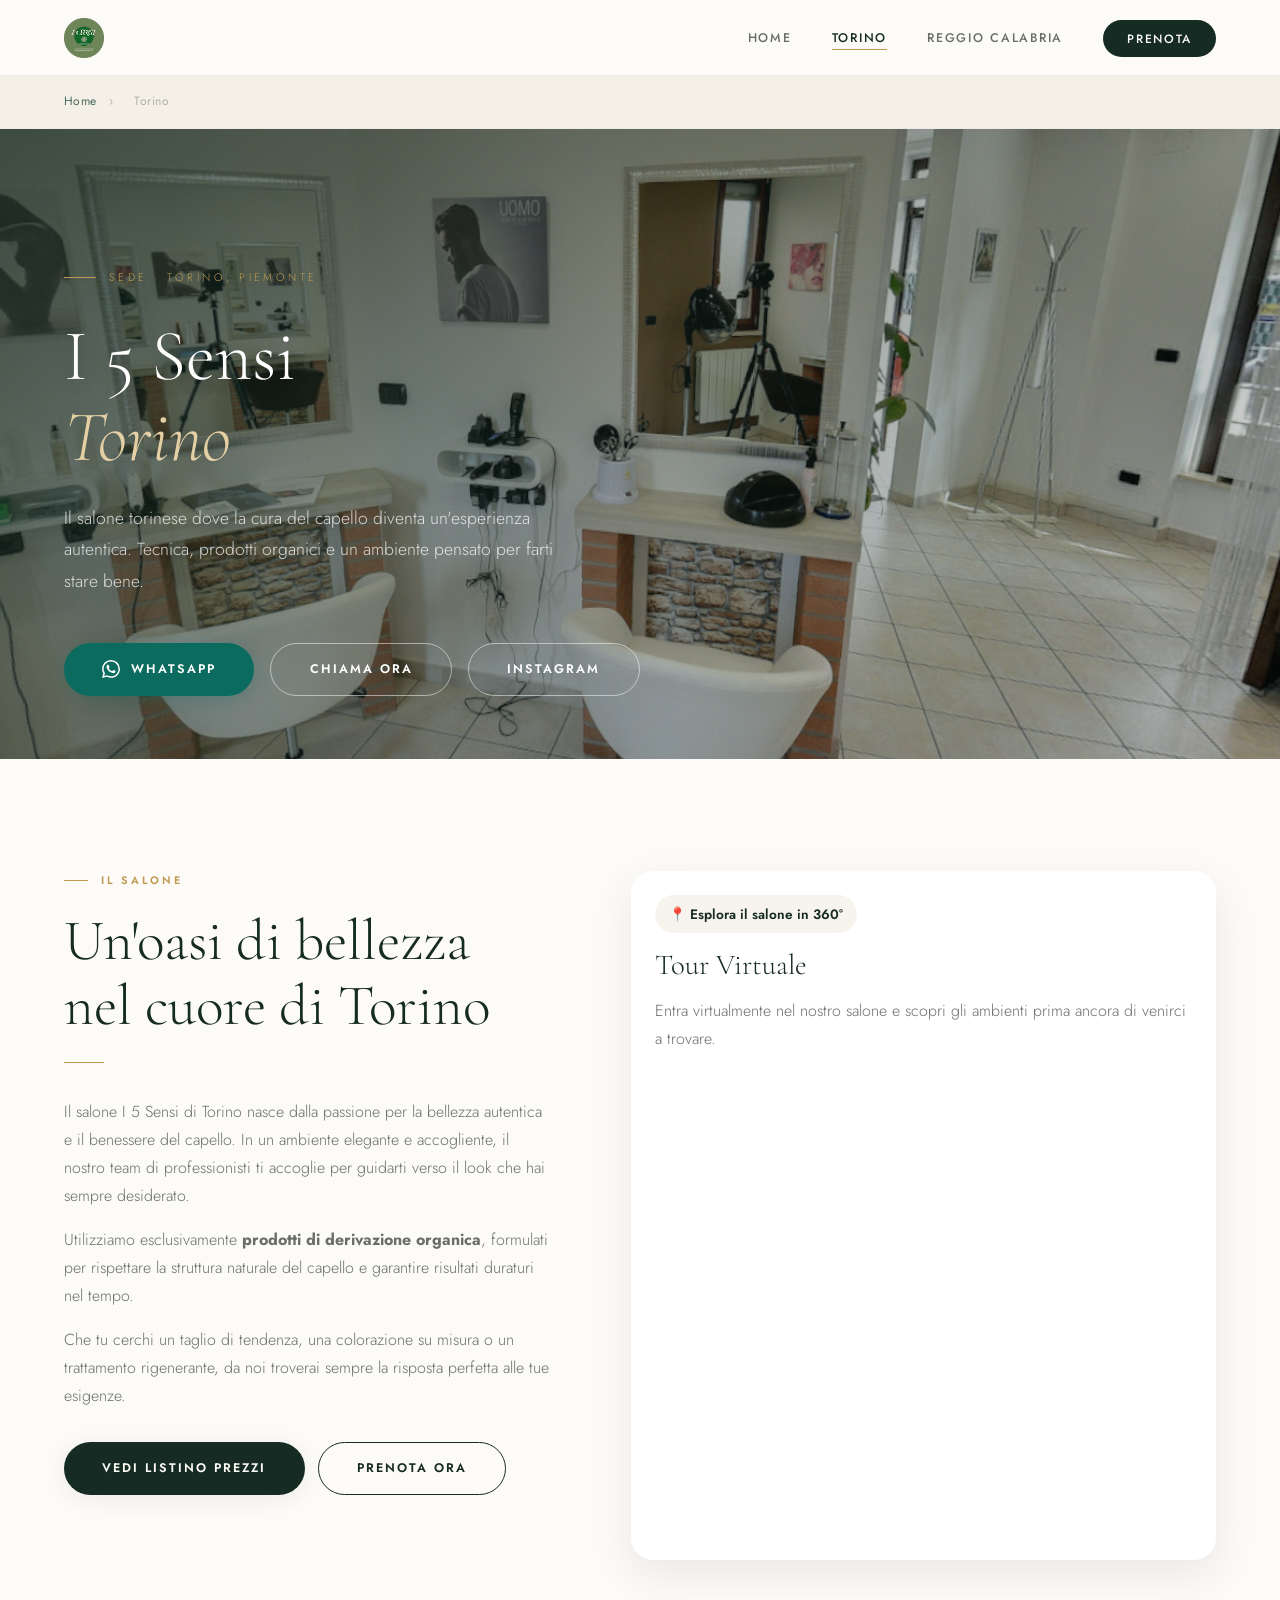
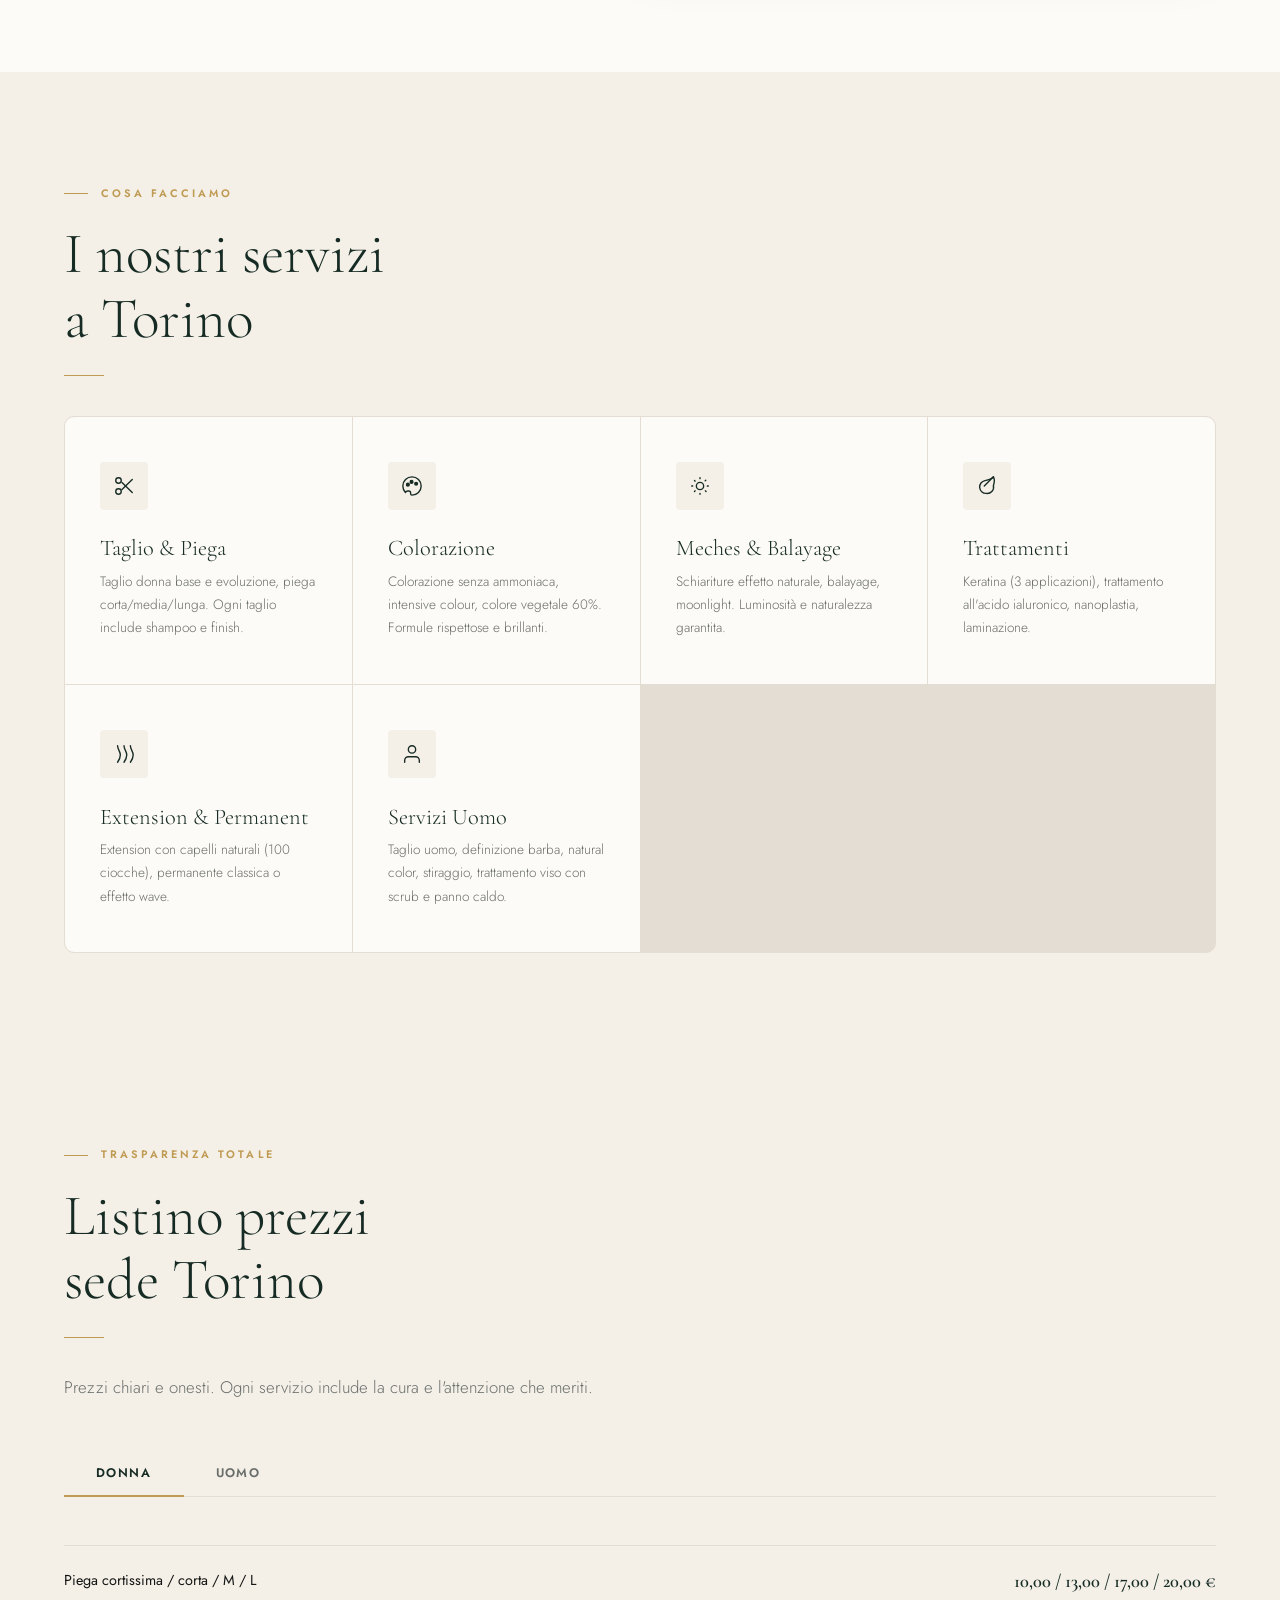
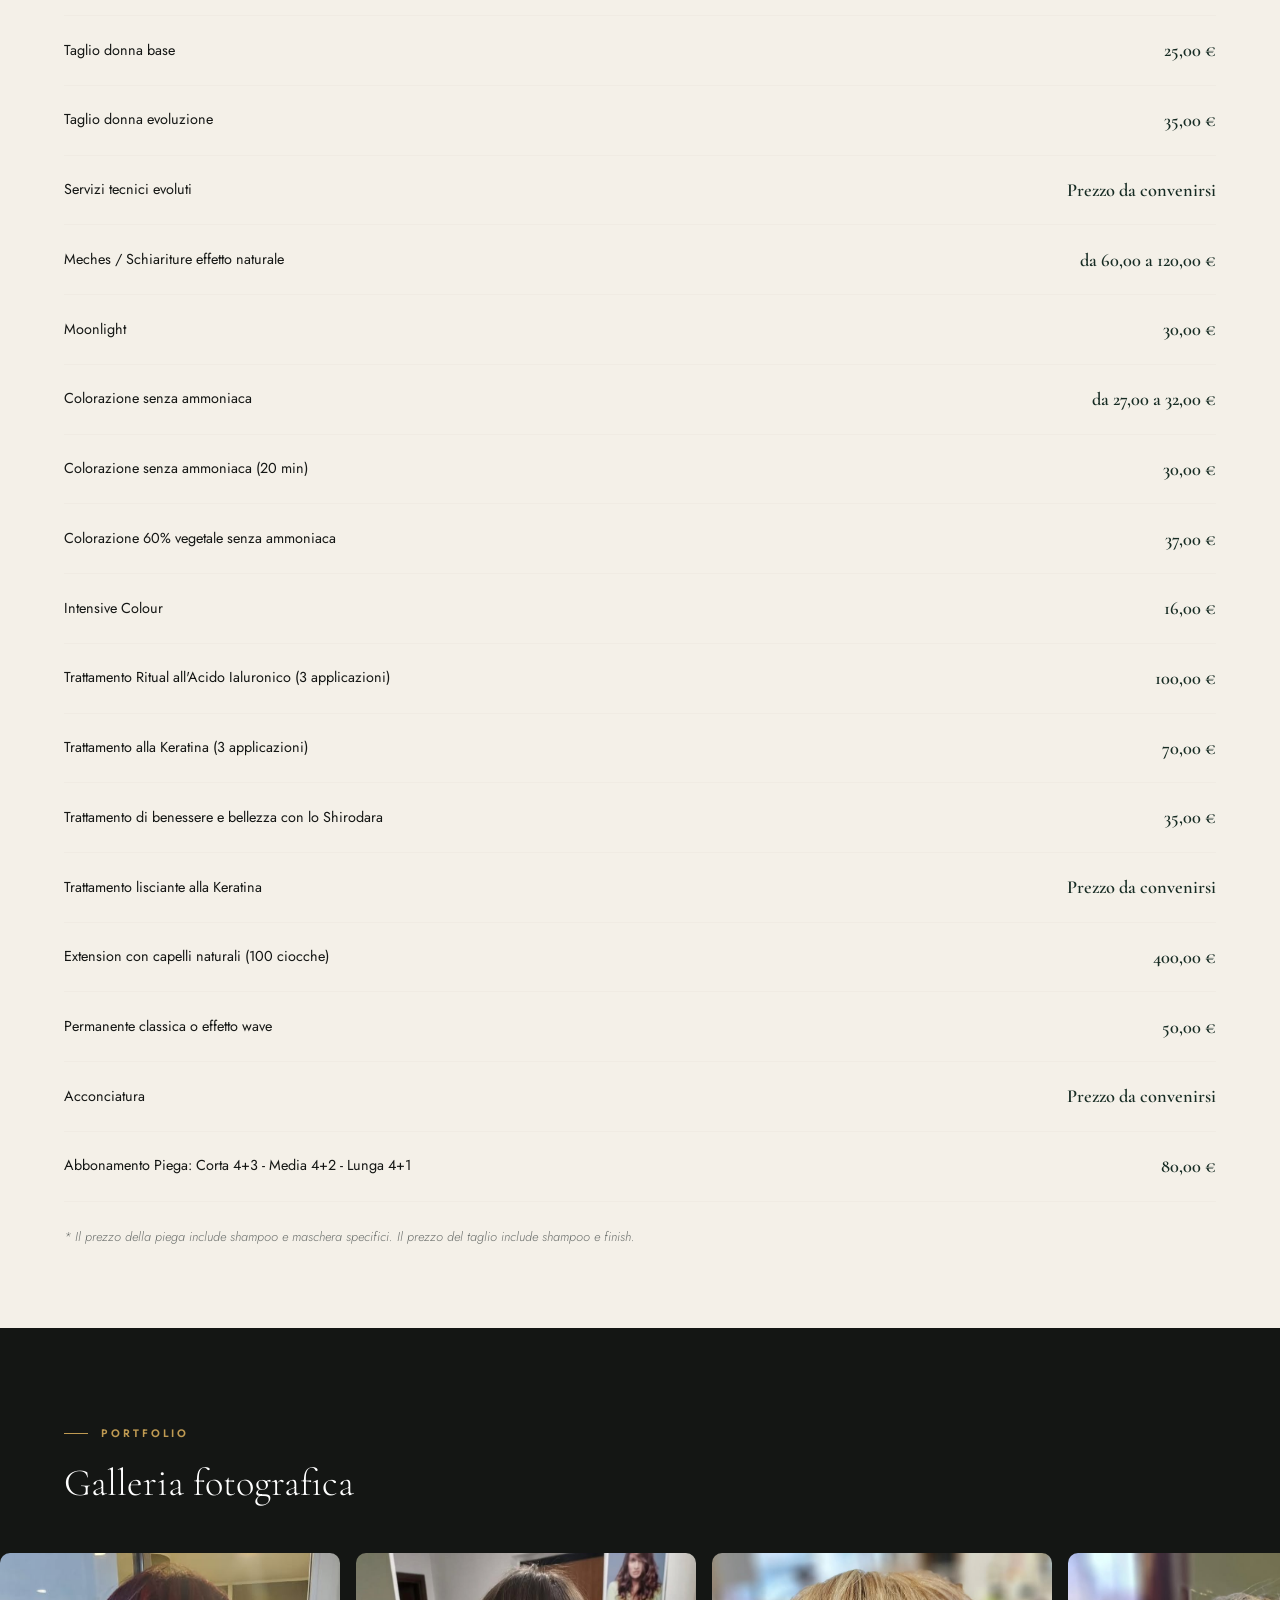
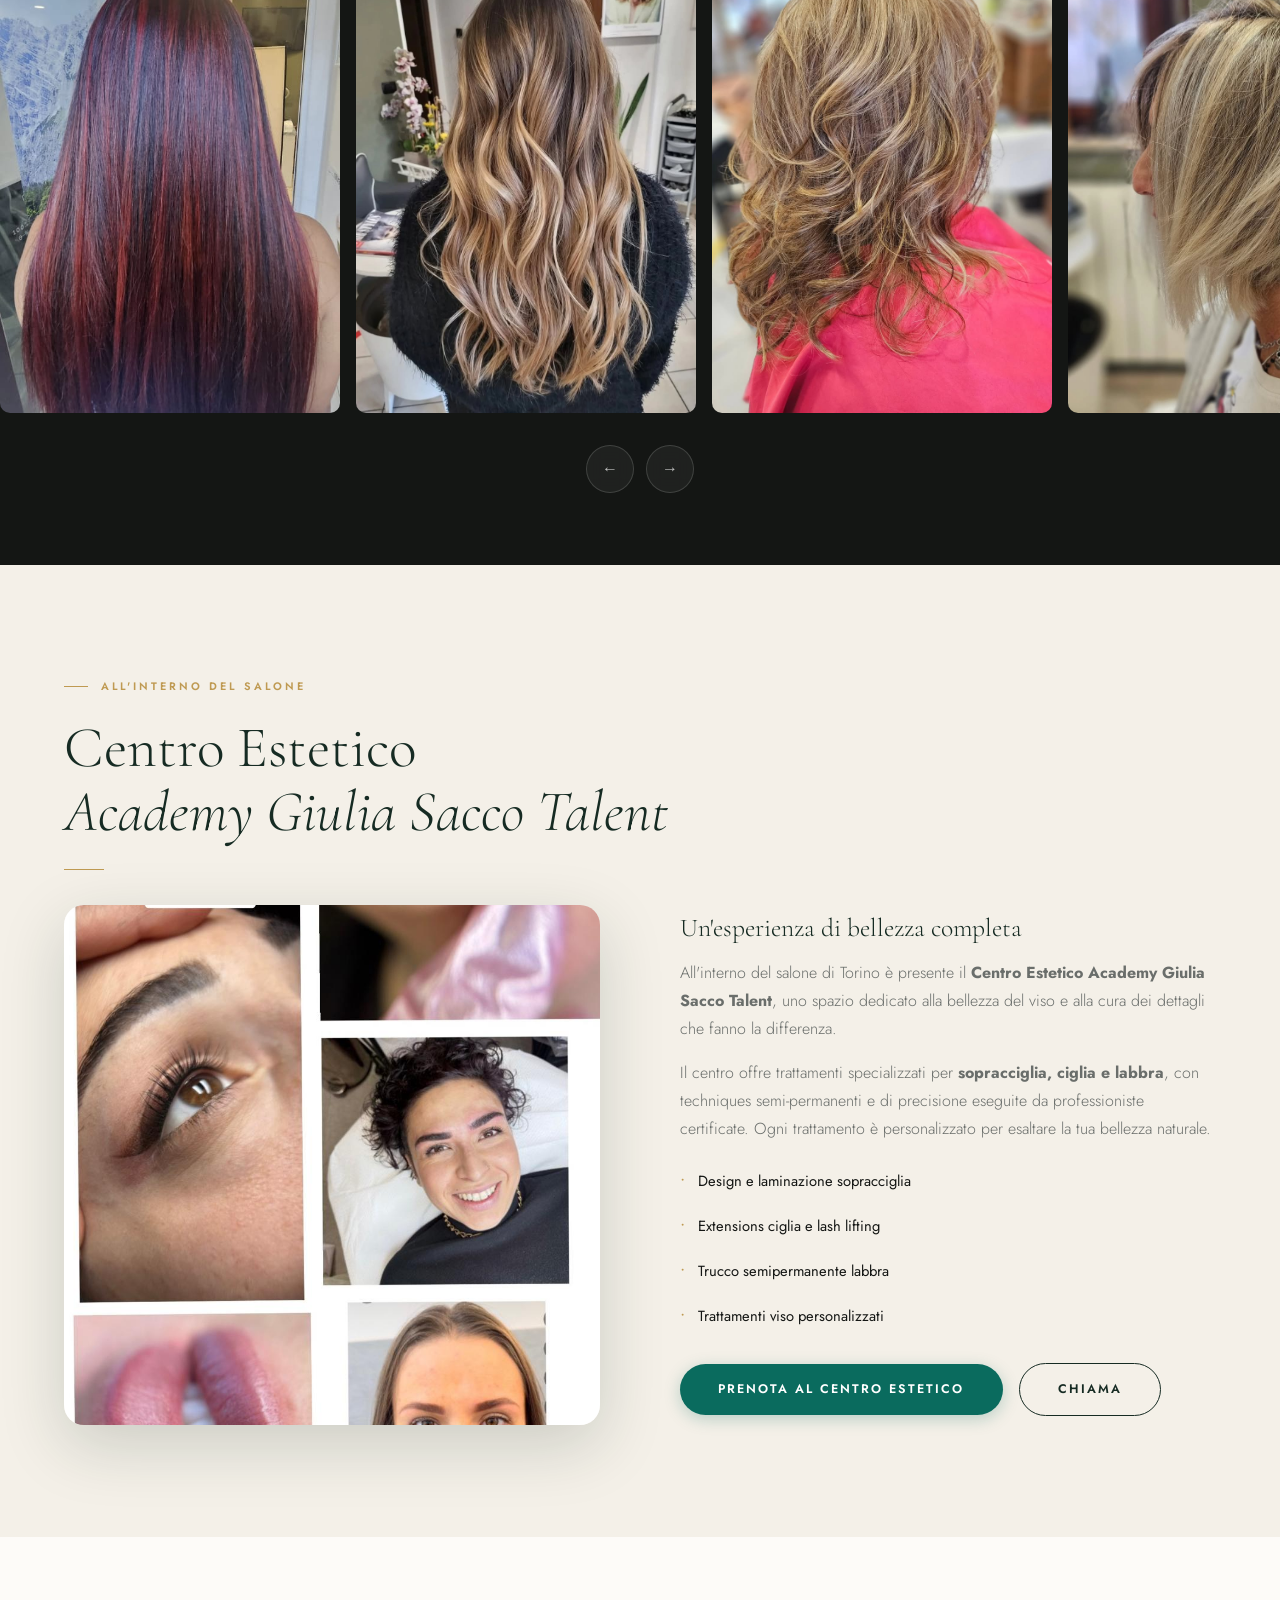
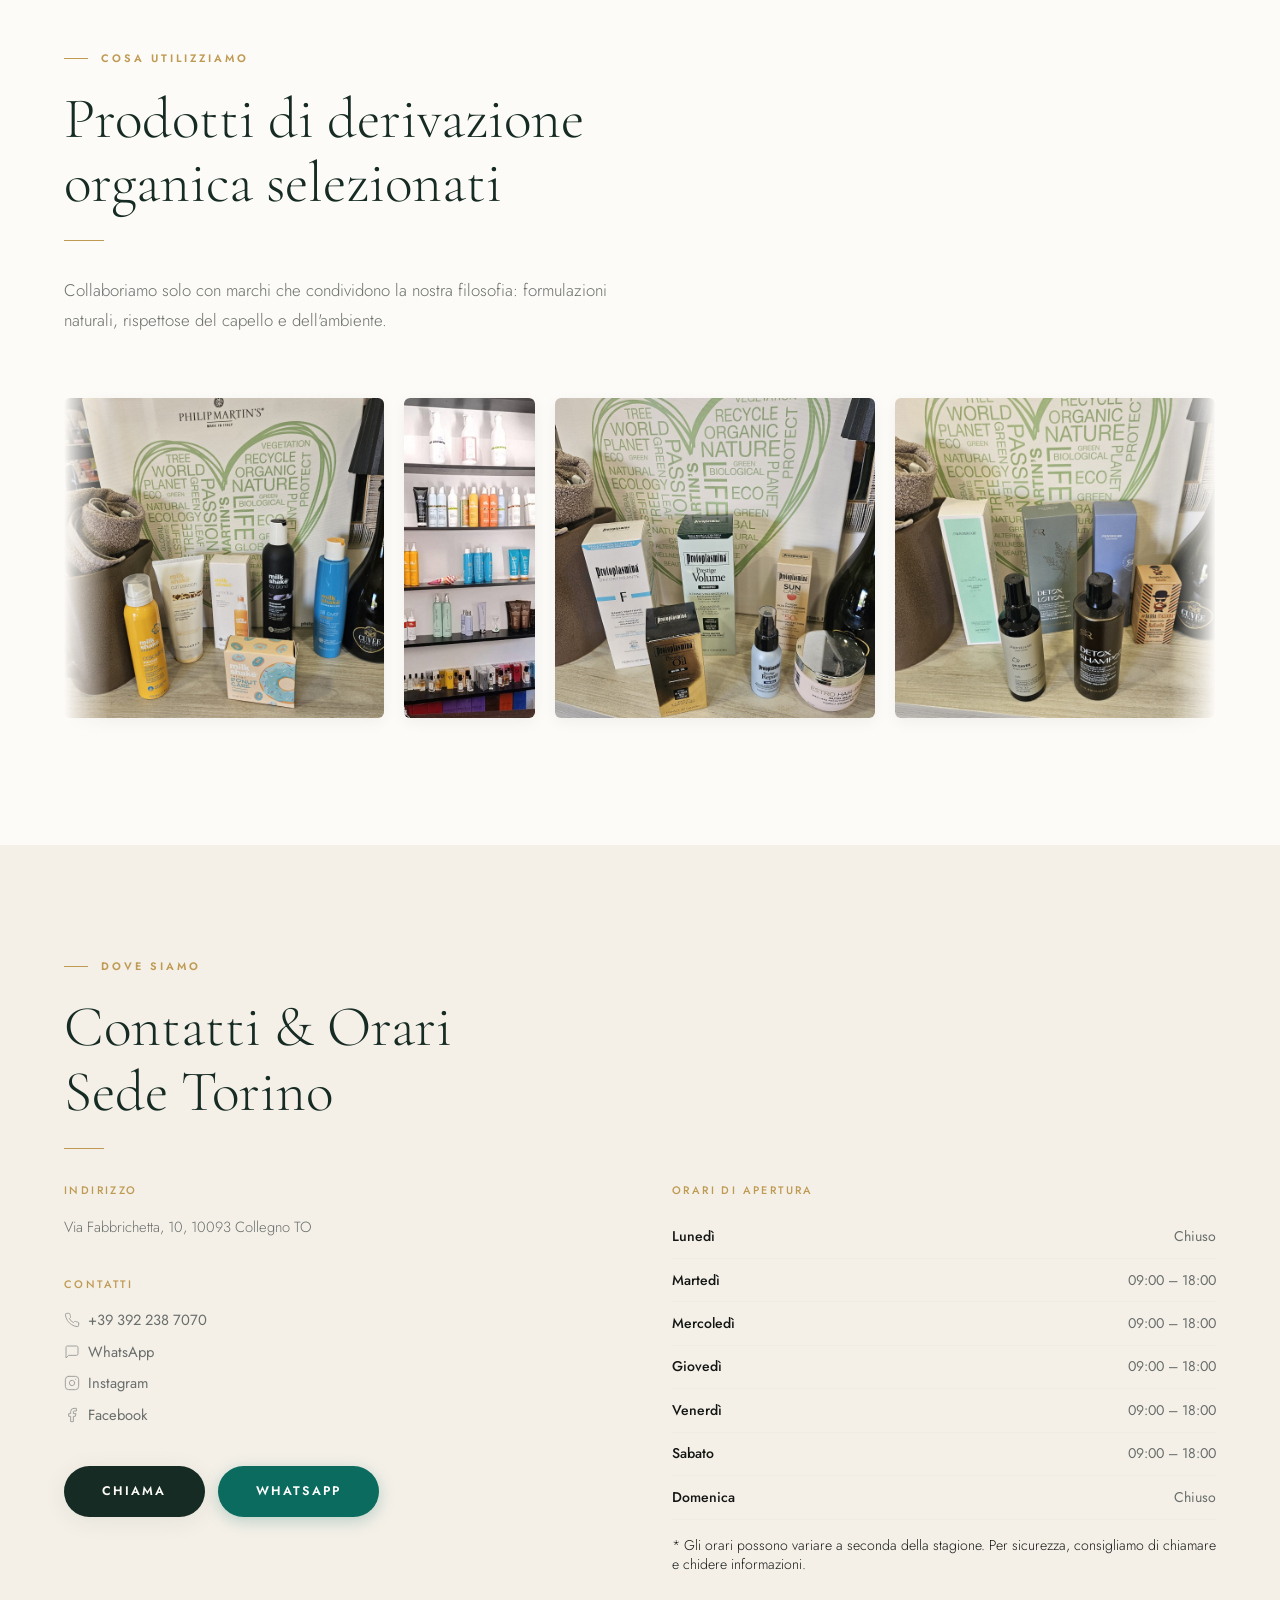
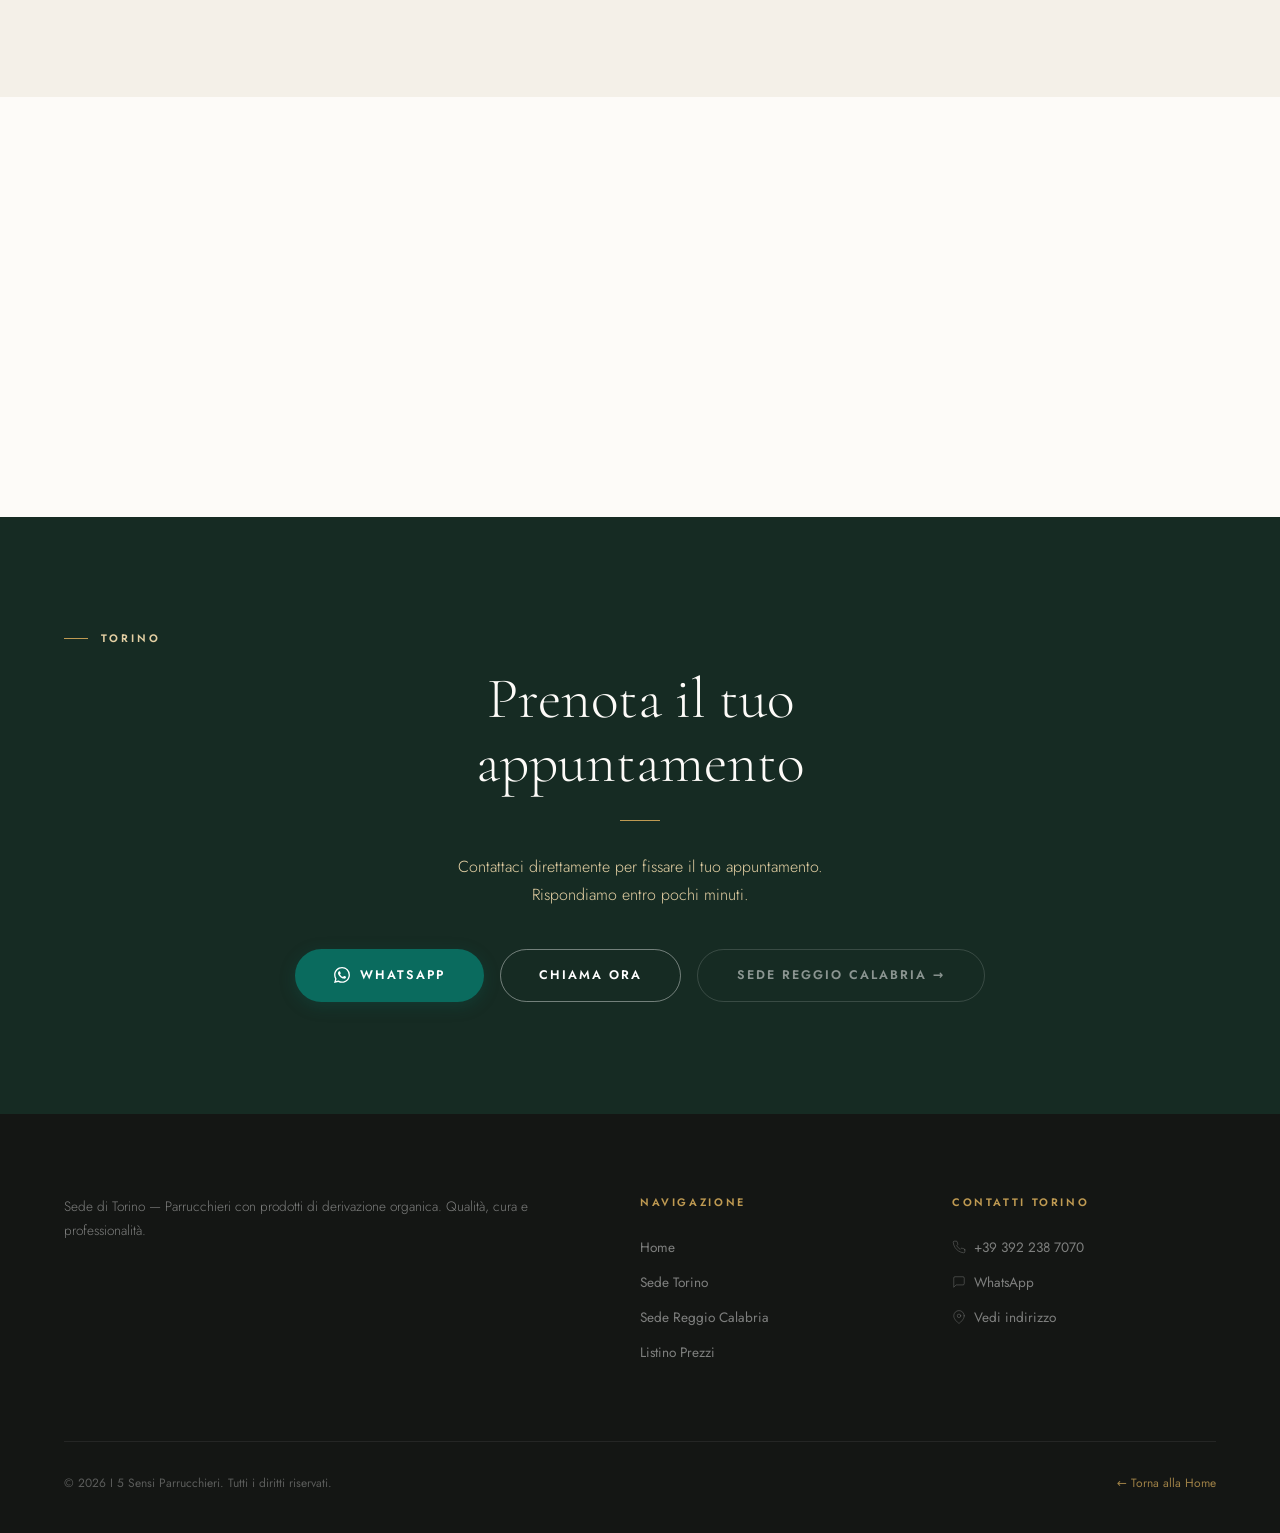
<file: torino.html>
<!DOCTYPE html>
<html lang="it">
<head>
  <meta charset="UTF-8">
  <meta name="viewport" content="width=device-width, initial-scale=1.0">
  <meta name="description" content="I 5 Sensi Parrucchieri Torino — Taglio, colore, trattamenti con prodotti organici. Prenota il tuo appuntamento, scopri orari e listino prezzi.">
  <meta name="keywords" content="parrucchieri Torino, I 5 Sensi Torino, taglio capelli Torino, colorazione Torino, balayage Torino">
  <meta property="og:title" content="I 5 Sensi Parrucchieri — Sede Torino">
  <meta property="og:description" content="Il salone I 5 Sensi a Torino. Prodotti organici, tecnica impeccabile. Prenota subito.">
  <meta property="og:type" content="website">
  <title>I 5 Sensi Parrucchieri — Torino</title>
  <link rel="stylesheet" href="css/style.css">
  <link rel="preconnect" href="https://fonts.googleapis.com">
  <link rel="preconnect" href="https://fonts.gstatic.com" crossorigin>
</head>
<body>

    <!-- NAVBAR -->
    <nav class="navbar" role="navigation" aria-label="Navigazione principale">
        <a class="navbar__logo" href="index.html"><img src="img/LOGO.png" alt="I 5 Sensi Logo" style="height: 40px;"></a>
        <ul class="navbar__links" role="list">
            <li><a href="index.html">Home</a></li>
            <li><a href="torino.html" aria-current="page" style="color:var(--forest);border-bottom:1px solid var(--gold);padding-bottom:2px;">Torino</a></li>
            <li><a href="reggio-calabria.html">Reggio Calabria</a></li>
            <li><a href="#prenota" class="navbar__cta">Prenota</a></li>
        </ul>
        <button class="hamburger" aria-label="Menu" aria-expanded="false">
            <span></span><span></span><span></span>
        </button>
    </nav>

    <!-- MOBILE NAV -->
    <nav class="mobile-nav" aria-label="Menu mobile">
        <a href="index.html">Home</a>
        <a href="torino.html">Sede Torino</a>
        <a href="reggio-calabria.html">Sede Reggio Calabria</a>
        <a href="#prenota">Prenota un appuntamento</a>
    </nav>

    <!-- BREADCRUMB -->
    <nav class="breadcrumb" aria-label="Breadcrumb">
        <a href="index.html">Home</a>
        <span aria-hidden="true">›</span>
        <span aria-current="page">Torino</span>
    </nav>

    <!-- HERO TORINO -->
    <section class="hero" style="min-height:70svh;" aria-label="Sede di Torino">
        <div class="hero__bg" style="background-image:url('img/home.png'); background-size:cover; background-position:center;"></div>
        <div class="hero__overlay"></div>
        <div class="hero__content">
            <p class="hero__eyebrow">Sede · Torino, Piemonte</p>
            <h1 class="hero__title" style="font-size:clamp(2.2rem,6vw,4.5rem);">I 5 Sensi<br><em>Torino</em></h1>
            <p class="hero__desc">Il salone torinese dove la cura del capello diventa un'esperienza autentica. Tecnica, prodotti organici e un ambiente pensato per farti stare bene.</p>
            <div class="hero__actions">
                <a href="https://wa.me/393922387070" class="btn btn-whatsapp" target="_blank" rel="noopener" aria-label="Contattaci su WhatsApp">
                    <svg width="18" height="18" viewBox="0 0 24 24" fill="currentColor" aria-hidden="true"><path d="M17.472 14.382c-.297-.149-1.758-.867-2.03-.967-.273-.099-.471-.148-.67.15-.197.297-.767.966-.94 1.164-.173.199-.347.223-.644.075-.297-.15-1.255-.463-2.39-1.475-.883-.788-1.48-1.761-1.653-2.059-.173-.297-.018-.458.13-.606.134-.133.298-.347.446-.52.149-.174.198-.298.298-.497.099-.198.05-.371-.025-.52-.075-.149-.669-1.612-.916-2.207-.242-.579-.487-.5-.669-.51-.173-.008-.371-.01-.57-.01-.198 0-.52.074-.792.372-.272.297-1.04 1.016-1.04 2.479 0 1.462 1.065 2.875 1.213 3.074.149.198 2.096 3.2 5.077 4.487.709.306 1.262.489 1.694.625.712.227 1.36.195 1.871.118.571-.085 1.758-.719 2.006-1.413.248-.694.248-1.289.173-1.413-.074-.124-.272-.198-.57-.347m-5.421 7.403h-.004a9.87 9.87 0 01-5.031-1.378l-.361-.214-3.741.982.998-3.648-.235-.374a9.86 9.86 0 01-1.51-5.26c.001-5.45 4.436-9.884 9.888-9.884 2.64 0 5.122 1.03 6.988 2.898a9.825 9.825 0 012.893 6.994c-.003 5.45-4.437 9.884-9.885 9.884m8.413-18.297A11.815 11.815 0 0012.05 0C5.495 0 .16 5.335.157 11.892c0 2.096.547 4.142 1.588 5.945L.057 24l6.305-1.654a11.882 11.882 0 005.683 1.448h.005c6.554 0 11.89-5.335 11.893-11.893a11.821 11.821 0 00-3.48-8.413z" /></svg>
                    WhatsApp
                </a>
                <a href="tel:+393922387070" class="btn btn-outline" style="color:#fff;border-color:rgba(255,255,255,0.5);">Chiama ora</a>
                <a href="https://www.instagram.com/i5sensiparrucchieri?utm_source=ig_web_button_share_sheet&igsh=ZDNlZDc0MzIxNw=="
                   class="btn btn-outline"
                   target="_blank"
                   rel="noopener"
                   style="color:#fff;border-color:rgba(255,255,255,.5);">

                    Instagram
                </a>
            </div>
        </div>
    </section>

    <!-- DESCRIZIONE SALONE -->
    <section class="section" aria-labelledby="desc-to-title">
        <div class="container">

            <div class="responsive-half" style="display:grid;grid-template-columns:1fr 1.2fr;gap:5rem;align-items:start;">

                <!-- TESTO -->
                <div class="fade-in">

                    <p class="section-label">Il salone</p>

                    <h2 id="desc-to-title" class="section-title">
                        Un'oasi di bellezza<br>
                        nel cuore di Torino
                    </h2>

                    <div class="gold-divider"></div>

                    <p>
                        Il salone I 5 Sensi di Torino nasce dalla passione per la bellezza autentica
                        e il benessere del capello. In un ambiente elegante e accogliente,
                        il nostro team di professionisti ti accoglie per guidarti verso il look
                        che hai sempre desiderato.
                    </p>

                    <p style="margin-top:1rem;">
                        Utilizziamo esclusivamente
                        <strong>prodotti di derivazione organica</strong>,
                        formulati per rispettare la struttura naturale del capello
                        e garantire risultati duraturi nel tempo.
                    </p>

                    <p style="margin-top:1rem;">
                        Che tu cerchi un taglio di tendenza,
                        una colorazione su misura o un trattamento rigenerante,
                        da noi troverai sempre la risposta perfetta alle tue esigenze.
                    </p>

                    <div class="action-bar" style="margin-top:2rem;">
                        <a href="#listino" class="btn btn-primary">
                            Vedi listino prezzi
                        </a>

                        <a href="#prenota" class="btn btn-outline">
                            Prenota ora
                        </a>
                    </div>

                </div>



                <!-- TOUR VIRTUALE -->
                <div style="background:#fff;
                            border-radius:22px;
                            padding:1.5rem;
                            box-shadow:0 15px 45px rgba(0,0,0,.08);">

                    <div style="
                        display:inline-flex;
                        align-items:center;
                        gap:8px;
                        padding:8px 14px;
                        background:#f7f3ed;
                        border-radius:999px;
                        font-size:.85rem;
                        font-weight:600;
                        color:var(--forest);
                        margin-bottom:1rem;">

                        📍 Esplora il salone in 360°

                    </div>

                    <h3 style="
                        font-family:var(--serif);
                        font-size:1.8rem;
                        font-weight:300;
                        color:var(--forest);
                        margin-bottom:1rem;">

                        Tour Virtuale

                    </h3>

                    <p style="
                        color:var(--mid);
                        margin-bottom:1.5rem;">

                        Entra virtualmente nel nostro salone e scopri gli ambienti
                        prima ancora di venirci a trovare.

                    </p>

                    <div style="
                        overflow:hidden;
                        border-radius:18px;">

                        <iframe src="https://www.google.com/maps/embed?pb=!4v1783521371462!6m8!1m7!1sCAoSFkNJSE0wb2dLRUlDQWdJQzR3ci05Q3c.!2m2!1d45.07111065543609!2d7.562765331848933!3f269.92286115368444!4f-14.355665833349093!5f0.7820865974627469"
                                width="100%"
                                height="450"
                                style="border:0;"
                                allowfullscreen
                                loading="lazy"
                                referrerpolicy="strict-origin-when-cross-origin">
                        </iframe>

                    </div>

                </div>

            </div>

        </div>

        </div>
    </section>

    <!-- SERVIZI TORINO -->
    <section class="section section--warm" aria-labelledby="servizi-to-title">
        <div class="container" style="margin-bottom:2.5rem;">
            <p class="section-label fade-in">Cosa facciamo</p>
            <h2 id="servizi-to-title" class="section-title fade-in">I nostri servizi<br>a Torino</h2>
            <div class="gold-divider fade-in"></div>
        </div>
        <div class="services-grid" style="max-width:1200px;margin:0 auto;">
            <div class="service-item fade-in">
                <div class="service-icon">
                    <svg viewBox="0 0 24 24" fill="none" stroke="currentColor" stroke-width="1.5" stroke-linecap="round" stroke-linejoin="round"><circle cx="6" cy="6" r="3"></circle><circle cx="6" cy="18" r="3"></circle><line x1="9.8" y1="8.2" x2="21" y2="19"></line><line x1="9.8" y1="15.8" x2="21" y2="5"></line></svg>
                </div>
                <h3 class="service-item__title">Taglio & Piega</h3>
                <p class="service-item__desc">Taglio donna base e evoluzione, piega corta/media/lunga. Ogni taglio include shampoo e finish.</p>
            </div>
            <div class="service-item fade-in">
                <div class="service-icon">
                    <svg viewBox="0 0 24 24" fill="none" stroke="currentColor" stroke-width="1.5" stroke-linecap="round" stroke-linejoin="round"><path d="M12 22C17.5228 22 22 17.5228 22 12C22 6.47715 17.5228 2 12 2C6.47715 2 2 6.47715 2 12C2 14.7255 3.09032 17.1962 4.85857 19C5.3857 18.0645 6.3888 17.5 7.5 17.5H8.5C9.60457 17.5 10.5 18.3954 10.5 19.5V20.5C10.5 21.3284 11.1716 22 12 22Z"></path><circle cx="7.5" cy="10.5" r="1.5" fill="currentColor"></circle><circle cx="11.5" cy="7.5" r="1.5" fill="currentColor"></circle><circle cx="16.5" cy="9.5" r="1.5" fill="currentColor"></circle></svg>
                </div>
                <h3 class="service-item__title">Colorazione</h3>
                <p class="service-item__desc">Colorazione senza ammoniaca, intensive colour, colore vegetale 60%. Formule rispettose e brillanti.</p>
            </div>
            <div class="service-item fade-in">
                <div class="service-icon">
                    <svg viewBox="0 0 24 24" fill="none" stroke="currentColor" stroke-width="1.5" stroke-linecap="round" stroke-linejoin="round"><path d="M12 3v1m0 16v1m9-9h-1M4 12H3m15.3-6.3l-.7.7M6.7 17.3l-.7.7m12.6 0l-.7-.7M6.7 6.7l-.7-.7M12 8a4 4 0 1 0 0 8 4 4 0 0 0 0-8z"></path></svg>
                </div>
                <h3 class="service-item__title">Meches & Balayage</h3>
                <p class="service-item__desc">Schiariture effetto naturale, balayage, moonlight. Luminosità e naturalezza garantita.</p>
            </div>
            <div class="service-item fade-in">
                <div class="service-icon">
                    <svg viewBox="0 0 24 24" fill="none" stroke="currentColor" stroke-width="1.5" stroke-linecap="round" stroke-linejoin="round"><path d="M11 20A7 7 0 0 1 9.8 6.1C15.5 5 17 4.48 19 2c1 2 2 3.5 0 9.5a7 7 0 0 1-8 8.5z"></path><path d="M19 2L9 12"></path></svg>
                </div>
                <h3 class="service-item__title">Trattamenti</h3>
                <p class="service-item__desc">Keratina (3 applicazioni), trattamento all'acido ialuronico, nanoplastia, laminazione.</p>
            </div>
            <div class="service-item fade-in">
                <div class="service-icon">
                    <svg viewBox="0 0 24 24" fill="none" stroke="currentColor" stroke-width="1.5" stroke-linecap="round" stroke-linejoin="round"><path d="M5 3c0 4 3 6 3 10c0 3-1 5-3 8M12 3c0 4 3 6 3 10c0 3-1 5-3 8M19 3c0 4 3 6 3 10c0 3-1 5-3 8"></path></svg>
                </div>
                <h3 class="service-item__title">Extension & Permanent</h3>
                <p class="service-item__desc">Extension con capelli naturali (100 ciocche), permanente classica o effetto wave.</p>
            </div>
            <div class="service-item fade-in">
                <div class="service-icon">
                    <svg viewBox="0 0 24 24" fill="none" stroke="currentColor" stroke-width="1.5" stroke-linecap="round" stroke-linejoin="round"><path d="M20 21v-2a4 4 0 0 0-4-4H8a4 4 0 0 0-4 4v2"></path><circle cx="12" cy="7" r="4"></circle></svg>
                </div>
                <h3 class="service-item__title">Servizi Uomo</h3>
                <p class="service-item__desc">Taglio uomo, definizione barba, natural color, stiraggio, trattamento viso con scrub e panno caldo.</p>
            </div>
        </div>
    </section>

    <!-- LISTINO PREZZI TORINO -->
    <section class="price-section" id="listino" aria-labelledby="prezzi-to-title">
        <div class="container">
            <p class="section-label fade-in">Trasparenza totale</p>
            <h2 id="prezzi-to-title" class="section-title fade-in">Listino prezzi<br>sede Torino</h2>
            <div class="gold-divider fade-in"></div>
            <p class="section-subtitle fade-in">Prezzi chiari e onesti. Ogni servizio include la cura e l'attenzione che meriti.</p>

            <div class="price-tabs" role="tablist" aria-label="Categorie listino">
                <button class="price-tab active" data-target="tab-donna-to" role="tab" aria-selected="true" aria-controls="tab-donna-to">Donna</button>
                <button class="price-tab" data-target="tab-uomo-to" role="tab" aria-selected="false" aria-controls="tab-uomo-to">Uomo</button>
            </div>

            <!-- DONNA TORINO -->
            <div class="price-panel active fade-in" id="tab-donna-to" role="tabpanel">
                <dl class="price-list">
                    <div class="price-item">
                        <dt class="price-item__name">Piega cortissima / corta / M / L</dt>
                        <dd class="price-item__price">10,00 / 13,00 / 17,00 / 20,00 €</dd>
                    </div>
                    <div class="price-item">
                        <dt class="price-item__name">Taglio donna base</dt>
                        <dd class="price-item__price">25,00 €</dd>
                    </div>
                    <div class="price-item">
                        <dt class="price-item__name">Taglio donna evoluzione</dt>
                        <dd class="price-item__price">35,00 €</dd>
                    </div>
                    <div class="price-item">
                        <dt class="price-item__name">Servizi tecnici evoluti</dt>
                        <dd class="price-item__price">Prezzo da convenirsi</dd>
                    </div>
                    <div class="price-item">
                        <dt class="price-item__name">Meches / Schiariture effetto naturale</dt>
                        <dd class="price-item__price">da 60,00 a 120,00 €</dd>
                    </div>
                    <div class="price-item">
                        <dt class="price-item__name">Moonlight</dt>
                        <dd class="price-item__price">30,00 €</dd>
                    </div>
                    <div class="price-item">
                        <dt class="price-item__name">Colorazione senza ammoniaca</dt>
                        <dd class="price-item__price">da 27,00 a 32,00 €</dd>
                    </div>
                    <div class="price-item">
                        <dt class="price-item__name">Colorazione senza ammoniaca (20 min)</dt>
                        <dd class="price-item__price">30,00 €</dd>
                    </div>
                    <div class="price-item">
                        <dt class="price-item__name">Colorazione 60% vegetale senza ammoniaca</dt>
                        <dd class="price-item__price">37,00 €</dd>
                    </div>
                    <div class="price-item">
                        <dt class="price-item__name">Intensive Colour</dt>
                        <dd class="price-item__price">16,00 €</dd>
                    </div>
                    <div class="price-item">
                        <dt class="price-item__name">Trattamento Ritual all'Acido Ialuronico (3 applicazioni)</dt>
                        <dd class="price-item__price">100,00 €</dd>
                    </div>
                    <div class="price-item">
                        <dt class="price-item__name">Trattamento alla Keratina (3 applicazioni)</dt>
                        <dd class="price-item__price">70,00 €</dd>
                    </div>
                    <div class="price-item">
                        <dt class="price-item__name">Trattamento di benessere e bellezza con lo Shirodara</dt>
                        <dd class="price-item__price">35,00 €</dd>
                    </div>
                    <div class="price-item">
                        <dt class="price-item__name">Trattamento lisciante alla Keratina</dt>
                        <dd class="price-item__price">Prezzo da convenirsi</dd>
                    </div>
                    <div class="price-item">
                        <dt class="price-item__name">Extension con capelli naturali (100 ciocche)</dt>
                        <dd class="price-item__price">400,00 €</dd>
                    </div>
                    <div class="price-item">
                        <dt class="price-item__name">Permanente classica o effetto wave</dt>
                        <dd class="price-item__price">50,00 €</dd>
                    </div>
                    <div class="price-item">
                        <dt class="price-item__name">Acconciatura</dt>
                        <dd class="price-item__price">Prezzo da convenirsi</dd>
                    </div>
                    <div class="price-item">
                        <dt class="price-item__name">Abbonamento Piega: Corta 4+3 - Media 4+2 - Lunga 4+1</dt>
                        <dd class="price-item__price">80,00 €</dd>
                    </div>
                </dl>
                <p class="price-note">* Il prezzo della piega include shampoo e maschera specifici. Il prezzo del taglio include shampoo e finish.</p>
            </div>

            <!-- UOMO TORINO -->
            <div class="price-panel" id="tab-uomo-to" role="tabpanel">
                <dl class="price-list">
                    <div class="price-item">
                        <dt class="price-item__name">Taglio uomo</dt>
                        <dd class="price-item__price">15,00 €</dd>
                    </div>
                    <div class="price-item">
                        <dt class="price-item__name">Definizione e rifinitura barba</dt>
                        <dd class="price-item__price">12,00 €</dd>
                    </div>
                    <div class="price-item">
                        <dt class="price-item__name">Natural Color for Men</dt>
                        <dd class="price-item__price">10,00 €</dd>
                    </div>
                    <div class="price-item">
                        <dt class="price-item__name">Stiraggio o effetto wave</dt>
                        <dd class="price-item__price">25,00 €</dd>
                    </div>
                    <div class="price-item">
                        <dt class="price-item__name">Trattamento viso con scrub e panno caldo</dt>
                        <dd class="price-item__price">15,00 €</dd>
                    </div>
                    <div class="price-item">
                        <dt class="price-item__name">Abbonamento Taglio (4+1 con validità 4 mesi)</dt>
                        <dd class="price-item__price">60,00 €</dd>
                    </div>
            </div>
    </section>

    <!-- GALLERIA FOTO TORINO -->
    <section class="gallery-section" aria-labelledby="gallery-to-title">
        <div class="gallery-header">
            <p class="section-label">Portfolio</p>
            <h2 id="gallery-to-title" style="color:#fff;font-family:var(--serif);font-weight:300;font-size:clamp(1.8rem,3vw,2.8rem);">Galleria fotografica</h2>
        </div>
        <div class="gallery-track-wrapper">
            <div class="gallery-track" role="list" aria-label="Galleria foto salone Torino">
                <div class="gallery-item" role="listitem">
                    <img src="img/gallery-torino/1000101207.jpg" alt="Interno salone" loading="lazy">
                </div>
                <div class="gallery-item" role="listitem">
                    <img src="img/gallery-torino/624560306_18103388434630937_5543323066062120738_n.jpg" alt="Piega e colorazione" loading="lazy">
                </div>
                <div class="gallery-item" role="listitem">
                    <img src="img/gallery-torino/626262347_18094764617509062_5316081528983530213_n.jpg" alt="Taglio e piega Torino" loading="lazy">
                </div>
                <div class="gallery-item" role="listitem">
                    <img src="img/gallery-torino/626452297_18064187882291990_3649350393512029210_n.jpg" alt="Dettaglio styling Torino" loading="lazy">
                </div>
                <div class="gallery-item" role="listitem">
                    <img src="img/gallery-torino/655491127_18068511671299404_356683660550974989_n.jpg" alt="Lavorazione capelli" loading="lazy">
                </div>
                <div class="gallery-item" role="listitem">
                    <img src="img/gallery-torino/1.jpg" alt="Lavorazione capelli" loading="lazy">
                </div>
                <div class="gallery-item" role="listitem">
                    <img src="img/gallery-torino/2.jpg" alt="Lavorazione capelli" loading="lazy">
                </div>
                <div class="gallery-item" role="listitem">
                    <img src="img/gallery-torino/3.jpg" alt="Lavorazione capelli" loading="lazy">
                </div>
                <div class="gallery-item" role="listitem">
                    <img src="img/gallery-torino/4.jpg" alt="Lavorazione capelli" loading="lazy">
                </div>
                <div class="gallery-item" role="listitem">
                    <img src="img/gallery-torino/5.jpg" alt="Lavorazione capelli" loading="lazy">
                </div>
                <div class="gallery-item" role="listitem">
                    <img src="img/gallery-torino/6.jpg" alt="Lavorazione capelli" loading="lazy">
                </div>
                <div class="gallery-item" role="listitem">
                    <img src="img/gallery-torino/7.jpg" alt="Lavorazione capelli" loading="lazy">
                </div>
            </div>
        </div>
        <div class="gallery-nav" aria-label="Navigazione galleria">
            <button class="gallery-btn gallery-btn--prev" aria-label="Immagine precedente">←</button>
            <button class="gallery-btn gallery-btn--next" aria-label="Immagine successiva">→</button>
        </div>
    </section>

    <section class="section section--warm" aria-labelledby="estetico-title">
        <div class="container">
            <p class="section-label fade-in">All'interno del salone</p>
            <h2 id="estetico-title" class="section-title fade-in">Centro Estetico<br><em>Academy Giulia Sacco Talent</em></h2>
            <div class="gold-divider fade-in"></div>
            <div class="centro-estetico fade-in">
                <div class="centro-estetico__img">
                    <img src="img/centro-estetico/centro-estetico.jpg"
                         alt="Centro Estetico Academy Giulia Sacco Talent — trattamenti estetici professionali"
                         loading="lazy"
                         width="600"
                         height="480">
                </div>
                <div class="centro-estetico__text">
                    <h3 style="font-family:var(--serif);font-size:1.6rem;color:var(--forest);margin-bottom:1rem;font-weight:300;">Un'esperienza di bellezza completa</h3>
                    <p>All'interno del salone di Torino è presente il <strong>Centro Estetico Academy Giulia Sacco Talent</strong>, uno spazio dedicato alla bellezza del viso e alla cura dei dettagli che fanno la differenza.</p>
                    <p style="margin-top:1rem;">Il centro offre trattamenti specializzati per <strong>sopracciglia, ciglia e labbra</strong>, con techniques semi-permanenti e di precisione eseguite da professioniste certificate. Ogni trattamento è personalizzato per esaltare la tua bellezza naturale.</p>
                    <ul style="margin-top:1.5rem;display:flex;flex-direction:column;gap:1rem;margin-bottom:0;">
                        <li style="display:flex;align-items:center;gap:0.8rem;font-size:0.92rem;color:var(--charcoal);">
                            <span style="color:var(--gold);font-size:1.1rem;">•</span>Design e laminazione sopracciglia
                        </li>
                        <li style="display:flex;align-items:center;gap:0.8rem;font-size:0.92rem;color:var(--charcoal);">
                            <span style="color:var(--gold);font-size:1.1rem;">•</span>Extensions ciglia e lash lifting
                        </li>
                        <li style="display:flex;align-items:center;gap:0.8rem;font-size:0.92rem;color:var(--charcoal);">
                            <span style="color:var(--gold);font-size:1.1rem;">•</span>Trucco semipermanente labbra
                        </li>
                        <li style="display:flex;align-items:center;gap:0.8rem;font-size:0.92rem;color:var(--charcoal);">
                            <span style="color:var(--gold);font-size:1.1rem;">•</span>Trattamenti viso personalizzati
                        </li>
                    </ul>

                    <div class="centro-estetico__actions" style="margin-top:2rem;display:flex;align-items:center;gap:1rem;flex-wrap:wrap;">
                        <a href="https://wa.me/393922387070" class="btn btn-whatsapp" target="_blank" rel="noopener" aria-label="Contatta il centro estetico su WhatsApp">
                            Prenota al Centro Estetico
                        </a>
                        <a href="tel:+393922387070" class="btn btn-outline">Chiama</a>
                    </div>
                </div>
            </div>
        </div>
    </section>

    <!-- PRODOTTI -->
    <section class="section" aria-labelledby="prodotti-title">
        <div class="container">
            <p class="section-label fade-in">Cosa utilizziamo</p>
            <h2 id="prodotti-title" class="section-title fade-in">Prodotti di derivazione<br>organica selezionati</h2>
            <div class="gold-divider fade-in"></div>
            <p class="section-subtitle fade-in">Collaboriamo solo con marchi che condividono la nostra filosofia: formulazioni naturali, rispettose del capello e dell'ambiente.</p>

            <div class="products-slider-wrapper fade-in">
                <div class="products-pure-track">
                    <img src="img/products/1000101203.jpg" alt="Dettaglio prodotto organico" loading="lazy" class="product-pure-img">
                    <img src="img/products/a.jpg" alt="Dettaglio prodotto organico" loading="lazy" class="product-pure-img">
                    <img src="img/products/1000101205.jpg" alt="Dettaglio prodotto organico" loading="lazy" class="product-pure-img">
                    <img src="img/products/1000101204.jpg" alt="Dettaglio prodotto organico" loading="lazy" class="product-pure-img">
                    <img src="img/products/1000101203.jpg" alt="Dettaglio prodotto organico" loading="lazy" class="product-pure-img">
                </div>
            </div>
        </div>

        <style>
            .products-slider-wrapper {
                position: relative;
                margin-top: 2.5rem;
                /* Crea una sfumatura ai lati per far capire che si può scorrere */
                -webkit-mask-image: linear-gradient(to right, transparent, white 4%, white 96%, transparent);
                mask-image: linear-gradient(to right, transparent, white 4%, white 96%, transparent);
            }

            .products-pure-track {
                display: flex;
                gap: 20px;
                overflow-x: auto;
                scroll-behavior: smooth;
                -webkit-overflow-scrolling: touch;
                padding: 15px 0;
            }

                /* Nasconde la barra di scorrimento su tutti i browser */
                .products-pure-track::-webkit-scrollbar {
                    display: none;
                }

            .products-pure-track {
                -ms-overflow-style: none; /* IE e Edge */
                scrollbar-width: none; /* Firefox */
            }

            /* Stile pulito delle immagini */
            .product-pure-img {
                flex: 0 0 auto;
                height: 320px; /* Leggermente più alta per dare slancio ed eleganza */
                width: auto;
                object-fit: cover;
                border-radius: 6px;
                box-shadow: 0 4px 15px rgba(0, 0, 0, 0.05);
                transition: transform 0.4s ease, filter 0.4s ease;
            }

            /* Effetto eleganza al passaggio del mouse (solo su desktop) */
            @media (hover: hover) {
                .product-pure-img:hover {
                    transform: scale(1.03);
                    filter: brightness(1.05);
                    cursor: grab;
                }

                .product-pure-img:active {
                    cursor: grabbing;
                }
            }
        </style>
    </section>
    <!-- CONTATTI + ORARI + MAPPA -->
    <section class="section section--warm" id="contatti" aria-labelledby="contatti-to-title">
        <div class="container">
            <p class="section-label fade-in">Dove siamo</p>
            <h2 id="contatti-to-title" class="section-title fade-in">Contatti & Orari<br>Sede Torino</h2>
            <div class="gold-divider fade-in"></div>

            <div class="info-grid fade-in">
                <div>
                    <div class="info-block" style="margin-bottom:2.5rem;">
                        <h4>Indirizzo</h4>
                        <p>Via Fabbrichetta, 10, 10093 Collegno TO</p>
                    </div>
                    <div class="info-block" style="margin-bottom:2.5rem;">
                        <h4>Contatti</h4>
                        <a href="tel:+393922387070" style="display: flex; align-items: center; gap: 0.5rem;">
                            <svg width="16" height="16" viewBox="0 0 24 24" fill="none" stroke="currentColor" stroke-width="1.5" stroke-linecap="round" stroke-linejoin="round"><path d="M22 16.92v3a2 2 0 0 1-2.18 2 19.79 19.79 0 0 1-8.63-3.07 19.5 19.5 0 0 1-6-6 19.79 19.79 0 0 1-3.07-8.67A2 2 0 0 1 4.11 2h3a2 2 0 0 1 2 1.72 12.84 12.84 0 0 0 .7 2.81 2 2 0 0 1-.45 2.11L8.09 9.91a16 16 0 0 0 6 6l1.27-1.27a2 2 0 0 1 2.11-.45 12.84 12.84 0 0 0 2.81.7A2 2 0 0 1 22 16.92z"></path></svg>
                            +39 392 238 7070
                        </a>
                        <a href="https://wa.me/393922387070" target="_blank" rel="noopener" style="display: flex; align-items: center; gap: 0.5rem;">
                            <svg width="16" height="16" viewBox="0 0 24 24" fill="none" stroke="currentColor" stroke-width="1.5" stroke-linecap="round" stroke-linejoin="round"><path d="M21 15a2 2 0 0 1-2 2H7l-4 4V5a2 2 0 0 1 2-2h14a2 2 0 0 1 2 2z"></path></svg>
                            WhatsApp
                        </a>
                        <a href="https://www.instagram.com/i5sensiparrucchieri?utm_source=ig_web_button_share_sheet&igsh=ZDNlZDc0MzIxNw==" target="_blank" rel="noopener" style="display: flex; align-items: center; gap: 0.5rem;">
                            <svg width="16" height="16" viewBox="0 0 24 24" fill="none" stroke="currentColor" stroke-width="1.5" stroke-linecap="round" stroke-linejoin="round"><rect x="2" y="2" width="20" height="20" rx="5" ry="5"></rect><path d="M16 11.37A4 4 0 1 1 12.63 8 4 4 0 0 1 16 11.37z"></path><line x1="17.5" y1="6.5" x2="17.51" y2="6.5"></line></svg>
                            Instagram
                        </a>
                        <a href="https://share.google/SKnMOdbCDZuuJEoXX" target="_blank" rel="noopener" style="display: flex; align-items: center; gap: 0.5rem;">
                            <svg width="16" height="16" viewBox="0 0 24 24" fill="none" stroke="currentColor" stroke-width="1.5" stroke-linecap="round" stroke-linejoin="round"><path d="M18 2h-3a5 5 0 0 0-5 5v3H7v4h3v8h4v-8h3l1-4h-4V7a1 1 0 0 1 1-1h3z"></path></svg>
                            Facebook
                        </a>                       
                    </div>
                    <div class="action-bar">
                        <a href="tel:+393922387070" class="btn btn-primary">Chiama</a>
                        <a href="https://wa.me/393922387070" class="btn btn-whatsapp" target="_blank" rel="noopener">WhatsApp</a>
                    </div>
                </div>
                <div>
                    <div class="info-block">
                        <h4>Orari di apertura</h4>
                        <table class="hours-table" aria-label="Orari sede Torino">
                            <tbody>
                                <tr><td>Lunedì</td><td>Chiuso</td></tr>
                                <tr><td>Martedì</td><td>09:00 – 18:00</td></tr>
                                <tr><td>Mercoledì</td><td>09:00 – 18:00</td></tr>
                                <tr><td>Giovedì</td><td>09:00 – 18:00</td></tr>
                                <tr><td>Venerdì</td><td>09:00 – 18:00</td></tr>
                                <tr><td>Sabato</td><td>09:00 – 18:00</td></tr>
                                <tr><td>Domenica</td><td>Chiuso</td></tr>
                            </tbody>
                        </table>

                        <!-- Nota informativa variazioni stagionali -->
                        <p style="margin-top: 1rem; font-size: 0.88rem; color: var(--charcoal, #333); line-height: 1.4;">
                            * Gli orari possono variare a seconda della stagione. Per sicurezza, consigliamo di chiamare e chidere informazioni.
                        </p>
                    </div>
                </div>
            </div>
        </div>
    </section>

    <!-- MAPPA TORINO -->
    <section aria-label="Mappa sede Torino">
        <iframe class="map-frame"
                src="https://www.google.com/maps/embed?pb=!1m18!1m12!1m3!1d2817.9135048100523!2d7.56028347668612!3d45.07115467107008!2m3!1f0!2f0!3f0!3m2!1i1024!2i768!4f13.1!3m3!1m2!1s0x47886ae0f906e3fd%3A0xed59566eca4b7f6e!2sI%205%20Sensi%20Parrucchieri%20di%20Adolfo%20Panella!5e0!3m2!1sit!2sit!4v1710000000000!5m2!1sit!2sit"
                allowfullscreen=""
                loading="lazy"
                referrerpolicy="no-referrer-when-downgrade"
                title="Mappa sede I 5 Sensi Collegno"></iframe>
    </section>

    <!-- PRENOTA CTA -->
    <section class="section section--dark" id="prenota" aria-labelledby="prenota-to-title">
        <div class="container" style="text-align:center;">
            <p class="section-label fade-in">Torino</p>
            <h2 id="prenota-to-title" class="section-title fade-in" style="max-width:500px;margin:0 auto 1.5rem;">Prenota il tuo<br>appuntamento</h2>
            <div class="gold-divider fade-in" style="margin:0 auto 2rem;"></div>
            <p class="fade-in" style="max-width:440px;margin:0 auto 2.5rem;">Contattaci direttamente per fissare il tuo appuntamento. Rispondiamo entro pochi minuti.</p>
            <div class="fade-in" style="display:flex;gap:1rem;justify-content:center;flex-wrap:wrap;">
                <a href="https://wa.me/393922387070" class="btn btn-whatsapp" target="_blank" rel="noopener" aria-label="Prenota via WhatsApp">
                    <svg width="16" height="16" viewBox="0 0 24 24" fill="currentColor" aria-hidden="true"><path d="M17.472 14.382c-.297-.149-1.758-.867-2.03-.967-.273-.099-.471-.148-.67.15-.197.297-.767.966-.94 1.164-.173.199-.347.223-.644.075-.297-.15-1.255-.463-2.39-1.475-.883-.788-1.48-1.761-1.653-2.059-.173-.297-.018-.458.13-.606.134-.133.298-.347.446-.52.149-.174.198-.298.298-.497.099-.198.05-.371-.025-.52-.075-.149-.669-1.612-.916-2.207-.242-.579-.487-.5-.669-.51-.173-.008-.371-.01-.57-.01-.198 0-.52.074-.792.372-.272.297-1.04 1.016-1.04 2.479 0 1.462 1.065 2.875 1.213 3.074.149.198 2.096 3.2 5.077 4.487.709.306 1.262.489 1.694.625.712.227 1.36.195 1.871.118.571-.085 1.758-.719 2.006-1.413.248-.694.248-1.289.173-1.413-.074-.124-.272-.198-.57-.347m-5.421 7.403h-.004a9.87 9.87 0 01-5.031-1.378l-.361-.214-3.741.982.998-3.648-.235-.374a9.86 9.86 0 01-1.51-5.26c.001-5.45 4.436-9.884 9.888-9.884 2.64 0 5.122 1.03 6.988 2.898a9.825 9.825 0 012.893 6.994c-.003 5.45-4.437 9.884-9.885 9.884m8.413-18.297A11.815 11.815 0 0012.05 0C5.495 0 .16 5.335.157 11.892c0 2.096.547 4.142 1.588 5.945L.057 24l6.305-1.654a11.882 11.882 0 005.683 1.448h.005c6.554 0 11.89-5.335 11.893-11.893a11.821 11.821 0 00-3.48-8.413z" /></svg>
                    WhatsApp
                </a>
                <a href="tel:+393922387070" class="btn btn-outline" style="color:#fff;border-color:rgba(255,255,255,0.4);">Chiama ora</a>
                <a href="reggio-calabria.html" class="btn" style="background:transparent;color:rgba(255,255,255,0.5);border:1px solid rgba(255,255,255,0.15);">Sede Reggio Calabria →</a>
            </div>
        </div>
    </section>

    <!-- FOOTER -->
    <footer role="contentinfo">
        <div class="container">
            <div class="footer-grid">
                <div class="footer-brand">
                   
                    <p>Sede di Torino — Parrucchieri con prodotti di derivazione organica. Qualità, cura e professionalità.</p>
                </div>
                <nav class="footer-col" aria-label="Link rapidi">
                    <h5>Navigazione</h5>
                    <a href="index.html">Home</a>
                    <a href="torino.html">Sede Torino</a>
                    <a href="reggio-calabria.html">Sede Reggio Calabria</a>
                    <a href="#listino">Listino Prezzi</a>
                </nav>
                <div class="footer-col">
                    <h5>Contatti Torino</h5>
                    <a href="tel:+393922387070" style="display: flex; align-items: center; gap: 0.5rem;">
                        <svg width="14" height="14" viewBox="0 0 24 24" fill="none" stroke="currentColor" stroke-width="1.5" stroke-linecap="round" stroke-linejoin="round"><path d="M22 16.92v3a2 2 0 0 1-2.18 2 19.79 19.79 0 0 1-8.63-3.07 19.5 19.5 0 0 1-6-6 19.79 19.79 0 0 1-3.07-8.67A2 2 0 0 1 4.11 2h3a2 2 0 0 1 2 1.72 12.84 12.84 0 0 0 .7 2.81 2 2 0 0 1-.45 2.11L8.09 9.91a16 16 0 0 0 6 6l1.27-1.27a2 2 0 0 1 2.11-.45 12.84 12.84 0 0 0 2.81.7A2 2 0 0 1 22 16.92z"></path></svg>
                        +39 392 238 7070
                    </a>
                    <a href="https://wa.me/393922387070" target="_blank" rel="noopener" style="display: flex; align-items: center; gap: 0.5rem;">
                        <svg width="14" height="14" viewBox="0 0 24 24" fill="none" stroke="currentColor" stroke-width="1.5" stroke-linecap="round" stroke-linejoin="round"><path d="M21 15a2 2 0 0 1-2 2H7l-4 4V5a2 2 0 0 1 2-2h14a2 2 0 0 1 2 2z"></path></svg>
                        WhatsApp
                    </a>
                    <a href="#contatti" style="display: flex; align-items: center; gap: 0.5rem;">
                        <svg width="14" height="14" viewBox="0 0 24 24" fill="none" stroke="currentColor" stroke-width="1.5" stroke-linecap="round" stroke-linejoin="round"><path d="M21 10c0 7-9 13-9 13s-9-6-9-13a9 9 0 0 1 18 0z"></path><circle cx="12" cy="10" r="3"></circle></svg>
                        Vedi indirizzo
                    </a>
                </div>
            </div>
            <div class="footer-bottom">
                <span>© 2026 I 5 Sensi Parrucchieri. Tutti i diritti riservati.</span>
                <a href="index.html">← Torna alla Home</a>
            </div>
        </div>
    </footer>

    <script src="js/main.js"></script>
    <style>
        @media (max-width: 768px) {
            .responsive-half {
                grid-template-columns: 1fr !important;
                gap: 2rem !important;
            }
        }
    </style>
</body>
</html>
</file>
<file: css/style.css>
/* ================================================
   I 5 SENSI PARRUCCHIERI — Global Styles
   Design: premium, sensoriale, contemporaneo
   ================================================ */

@import url('https://fonts.googleapis.com/css2?family=Cormorant+Garamond:ital,wght@0,300;0,400;0,600;1,300;1,400&family=Jost:wght@300;400;500;600&display=swap');

/* ── TOKENS ── */
:root {
  --forest:     #162B23;   /* verde bosco profondo */
  --forest-mid: #1E3A2E;
  --sage:       #4A6A5A;   /* verde salvia */
  --gold:       #BF9A52;   /* oro antico */
  --gold-lt:    #E4D0A4;   /* oro chiaro */
  --gold-xlt:   #F5EDDA;   /* oro palissandro */
  --cream:      #FDFBF8;   /* bianco avorio */
  --warm:       #F4F0E8;   /* beige caldo */
  --charcoal:   #141614;   /* nero quasi puro */
  --mid:        #6A6E6B;
  --border:     #E4DDD3;
  --border-lt:  #F0EBE3;

  --serif: 'Cormorant Garamond', Georgia, serif;
  --sans:  'Jost', system-ui, sans-serif;

  --r-sm: 4px;
  --r-md: 10px;
  --r-lg: 20px;
  --r-xl: 40px;

  --transition: 0.45s cubic-bezier(0.16, 1, 0.3, 1);
  --shadow-xs: 0 2px 8px rgba(22,43,35,0.04);
  --shadow-sm: 0 4px 24px rgba(22,43,35,0.07);
  --shadow-md: 0 10px 40px rgba(22,43,35,0.12);
  --shadow-lg: 0 20px 64px rgba(22,43,35,0.18);
}

/* ── RESET ── */
*, *::before, *::after { box-sizing: border-box; margin: 0; padding: 0; }
html { scroll-behavior: smooth; font-size: 16px; }
body {
  font-family: var(--sans);
  background: var(--cream);
  color: var(--charcoal);
  line-height: 1.65;
  overflow-x: hidden;
}
img { display: block; max-width: 100%; height: auto; }
a { text-decoration: none; color: inherit; }
ul { list-style: none; }

/* ── TYPOGRAPHY ── */
h1, h2, h3, h4 { font-family: var(--serif); font-weight: 300; line-height: 1.12; }
h1 { font-size: clamp(3rem, 7.5vw, 6.5rem); }
h2 { font-size: clamp(2.2rem, 4.5vw, 3.6rem); }
h3 { font-size: clamp(1.5rem, 2.5vw, 2.2rem); }
h4 { font-size: 1.1rem; font-weight: 500; font-family: var(--sans); letter-spacing: 0.05em; }
p  { font-size: 1rem; color: var(--mid); font-weight: 300; line-height: 1.75; }

/* ── NAVBAR ── */
.navbar {
  position: fixed; top: 0; left: 0; right: 0; z-index: 1000;
  display: flex; align-items: center; justify-content: space-between;
  padding: 0 5%;
  height: 76px;
  background: rgba(253,251,248,0.94);
  backdrop-filter: blur(20px) saturate(1.2);
  -webkit-backdrop-filter: blur(20px) saturate(1.2);
  border-bottom: 1px solid var(--border-lt);
  transition: var(--transition);
}
.navbar.scrolled {
  box-shadow: var(--shadow-sm);
  background: rgba(253,251,248,0.98);
}
.navbar__logo {
  font-family: var(--serif);
  font-size: 1.6rem;
  font-weight: 600;
  color: var(--forest);
  letter-spacing: 0.01em;
  display: flex;
  align-items: center;
}
.navbar__logo img {
  height: 42px;
  width: auto;
  display: block;
}
.navbar__links {
  display: flex; gap: 2.5rem; align-items: center;
}
.navbar__links a {
  font-size: 0.78rem;
  font-weight: 500;
  letter-spacing: 0.14em;
  text-transform: uppercase;
  color: var(--mid);
  transition: color var(--transition);
  position: relative;
}
.navbar__links a::after {
  content: '';
  position: absolute;
  bottom: -4px; left: 0; right: 0;
  height: 1px;
  background: var(--gold);
  transform: scaleX(0);
  transform-origin: left;
  transition: transform var(--transition);
}
.navbar__links a:hover { color: var(--forest); }
.navbar__links a:hover::after { transform: scaleX(1); }
.navbar__cta {
  background: var(--forest) !important;
  color: var(--cream) !important;
  padding: 0.6rem 1.5rem;
  border-radius: 100px;
  letter-spacing: 0.12em;
  font-size: 0.75rem !important;
}
.navbar__cta::after { display: none !important; }
.navbar__cta:hover {
  background: var(--sage) !important;
  color: var(--cream) !important;
  transform: translateY(-1px);
  box-shadow: var(--shadow-sm);
}

/* Hamburger */
.hamburger {
  display: none;
  flex-direction: column;
  gap: 5px;
  cursor: pointer;
  background: none;
  border: none;
  padding: 4px;
}
.hamburger span {
  display: block; width: 24px; height: 1.5px;
  background: var(--charcoal);
  transition: var(--transition);
}
.hamburger.active span:nth-child(1) { transform: translateY(6.5px) rotate(45deg); }
.hamburger.active span:nth-child(2) { opacity: 0; }
.hamburger.active span:nth-child(3) { transform: translateY(-6.5px) rotate(-45deg); }

/* Mobile nav */
.mobile-nav {
  position: fixed; top: 76px; left: 0; right: 0;
  background: var(--cream);
  border-bottom: 1px solid var(--border);
  padding: 2rem 5%;
  display: none;
  flex-direction: column;
  gap: 1.5rem;
  z-index: 999;
  box-shadow: var(--shadow-md);
}
.mobile-nav.open { display: flex; }
.mobile-nav a {
  font-size: 1rem;
  font-weight: 400;
  color: var(--charcoal);
  border-bottom: 1px solid var(--border-lt);
  padding-bottom: 1rem;
  letter-spacing: 0.05em;
}

/* ── SECTION LAYOUTS ── */
.section { padding: 7rem 5%; }
.section--dark { background: var(--forest); color: var(--cream); }
.section--dark p { color: var(--gold-lt); opacity: 0.9; }
.section--warm { background: var(--warm); }
.section--charcoal { background: var(--charcoal); }

.container { max-width: 1200px; margin: 0 auto; }
.section-label {
  font-size: 0.68rem;
  font-weight: 600;
  letter-spacing: 0.28em;
  text-transform: uppercase;
  color: var(--gold);
  margin-bottom: 1.2rem;
  display: flex;
  align-items: center;
  gap: 0.8rem;
}
.section-label::before {
  content: '';
  display: inline-block;
  width: 24px;
  height: 1px;
  background: var(--gold);
  flex-shrink: 0;
}
.section-title {
  margin-bottom: 1.5rem;
  color: var(--forest);
}
.section--dark .section-title { color: var(--cream); }
.section-subtitle {
  font-size: 1.05rem;
  max-width: 600px;
  margin-bottom: 3rem;
  line-height: 1.75;
}

/* ── BUTTONS ── */
.btn {
  display: inline-flex;
  align-items: center;
  gap: 0.65rem;
  padding: 0.95rem 2.4rem;
  font-family: var(--sans);
  font-size: 0.78rem;
  font-weight: 600;
  letter-spacing: 0.16em;
  text-transform: uppercase;
  border: none;
  cursor: pointer;
  border-radius: 100px;
  transition: var(--transition);
  text-decoration: none;
  white-space: nowrap;
}
.btn-primary {
  background: var(--forest);
  color: var(--cream);
  box-shadow: var(--shadow-sm);
}
.btn-primary:hover {
  background: var(--forest-mid);
  transform: translateY(-2px);
  box-shadow: var(--shadow-md);
}
.btn-outline {
  background: transparent;
  color: var(--forest);
  border: 1.5px solid var(--forest);
}
.btn-outline:hover {
  background: var(--forest);
  color: var(--cream);
  transform: translateY(-2px);
  box-shadow: var(--shadow-sm);
}
.btn-gold {
  background: var(--gold);
  color: var(--forest);
  box-shadow: 0 4px 16px rgba(191,154,82,0.3);
}
.btn-gold:hover {
  background: var(--gold-lt);
  transform: translateY(-2px);
  box-shadow: 0 8px 28px rgba(191,154,82,0.4);
}
.btn-whatsapp {
  background: #0A6B5E;
  color: #fff;
  box-shadow: 0 4px 16px rgba(10,107,94,0.25);
}
.btn-whatsapp:hover {
  background: #085249;
  transform: translateY(-2px);
  box-shadow: 0 8px 28px rgba(10,107,94,0.35);
}
.btn-light {
  background: rgba(255,255,255,0.12);
  color: #fff;
  border: 1px solid rgba(255,255,255,0.25);
  backdrop-filter: blur(8px);
}
.btn-light:hover {
  background: rgba(255,255,255,0.22);
  transform: translateY(-2px);
}
.btn-sm { padding: 0.65rem 1.4rem; font-size: 0.72rem; }

/* ── HERO ── */
.hero {
  position: relative;
  min-height: 100svh;
  display: flex;
  align-items: center;
  overflow: hidden;
  padding-top: 76px;
}
.hero__bg {
  position: absolute; inset: 0;
  background: linear-gradient(135deg, var(--forest) 0%, var(--sage) 60%, #7A9E8A 100%);
  background-size: cover;
  background-position: center;
  transform: scale(1.02);
  transition: transform 6s ease;
}
.hero:hover .hero__bg { transform: scale(1); }
.hero__overlay {
  position: absolute; inset: 0;
  background: linear-gradient(
    120deg,
    rgba(22,43,35,0.75) 0%,
    rgba(22,43,35,0.4) 50%,
    rgba(22,43,35,0.15) 100%
  );
}
.hero__content {
  position: relative; z-index: 2;
  padding: 0 5%;
  max-width: 780px;
}
.hero__eyebrow {
  font-size: 0.68rem;
  letter-spacing: 0.32em;
  text-transform: uppercase;
  color: var(--gold);
  margin-bottom: 1.8rem;
  display: flex;
  align-items: center;
  gap: 0.8rem;
}
.hero__eyebrow::before {
  content: '';
  display: inline-block;
  width: 32px; height: 1px;
  background: var(--gold);
}
.hero__title {
  color: #fff;
  margin-bottom: 1.6rem;
  text-shadow: 0 2px 20px rgba(0,0,0,0.2);
}
.hero__title em {
  font-style: italic;
  color: var(--gold-lt);
}
.hero__desc {
  color: rgba(255,255,255,0.78);
  font-size: 1.1rem;
  max-width: 520px;
  margin-bottom: 2.8rem;
  line-height: 1.8;
}
.hero__actions { display: flex; gap: 1rem; flex-wrap: wrap; }
.hero__scroll {
  position: absolute; bottom: 2.5rem; left: 50%;
  transform: translateX(-50%);
  z-index: 2;
  display: flex; flex-direction: column; align-items: center; gap: 0.5rem;
  color: rgba(255,255,255,0.5);
  font-size: 0.64rem;
  letter-spacing: 0.2em;
  text-transform: uppercase;
  animation: heroScroll 2.5s ease-in-out infinite;
}
.hero__scroll::after {
  content: '';
  width: 1px; height: 44px;
  background: linear-gradient(to bottom, rgba(255,255,255,0.4), transparent);
}
@keyframes heroScroll {
  0%,100% { transform: translateX(-50%) translateY(0); opacity: 0.6; }
  50% { transform: translateX(-50%) translateY(8px); opacity: 1; }
}

/* ── CARDS SEDE ── */
.sede-cards {
  display: grid;
  grid-template-columns: repeat(2, 1fr);
  gap: 4px;
}
.sede-card {
  position: relative;
  min-height: 520px;
  display: flex;
  flex-direction: column;
  justify-content: flex-end;
  padding: 3rem;
  overflow: hidden;
  cursor: pointer;
  text-decoration: none;
}
.sede-card__bg {
  position: absolute; inset: 0;
  background-size: cover;
  background-position: center;
  transition: transform 0.8s cubic-bezier(0.16,1,0.3,1);
}
.sede-card:hover .sede-card__bg { transform: scale(1.06); }
.sede-card__overlay {
  position: absolute; inset: 0;
  background: linear-gradient(to top, rgba(0,0,0,0.75) 0%, rgba(0,0,0,0.2) 50%, transparent 100%);
  transition: var(--transition);
}
.sede-card:hover .sede-card__overlay {
  background: linear-gradient(to top, rgba(0,0,0,0.8) 0%, rgba(0,0,0,0.25) 50%, transparent 100%);
}
.sede-card__content { position: relative; z-index: 2; }
.sede-card__city {
  font-family: var(--serif);
  font-size: 3rem;
  color: #fff;
  font-weight: 300;
  margin-bottom: 0.4rem;
  transition: var(--transition);
}
.sede-card:hover .sede-card__city { transform: translateY(-4px); }
.sede-card__sub {
  color: var(--gold-lt);
  font-size: 0.72rem;
  letter-spacing: 0.2em;
  text-transform: uppercase;
  margin-bottom: 2rem;
  opacity: 0.85;
}
.sede-card__cta {
  display: inline-flex;
  align-items: center;
  gap: 0.7rem;
  font-size: 0.72rem;
  font-weight: 600;
  letter-spacing: 0.14em;
  text-transform: uppercase;
  color: var(--gold-lt);
  transition: var(--transition);
}
.sede-card__cta-line {
  width: 32px; height: 1px;
  background: var(--gold);
  transition: width var(--transition);
}
.sede-card:hover .sede-card__cta-line { width: 56px; }
.sede-card:hover .sede-card__cta { color: #fff; gap: 1rem; }

/* ── SERVICES GRID ── */
.services-grid {
  display: grid;
  grid-template-columns: repeat(auto-fit, minmax(240px, 1fr));
  gap: 1px;
  background: var(--border);
  border: 1px solid var(--border);
  overflow: hidden;
  border-radius: var(--r-md);
}
.service-item {
  padding: 2.8rem 2.2rem;
  background: var(--cream);
  transition: var(--transition);
  position: relative;
}
.service-item::before {
  content: '';
  position: absolute;
  left: 0; top: 0; bottom: 0;
  width: 3px;
  background: var(--gold);
  transform: scaleY(0);
  transition: transform var(--transition);
}
.service-item:hover {
  background: var(--forest);
  transform: none;
  box-shadow: none;
}
.service-item:hover::before {
  transform: scaleY(1);
  background: var(--gold);
}
.service-item:hover .service-item__title,
.service-item:hover .service-item__desc { color: rgba(255,255,255,0.9); }
.service-icon {
  display: inline-flex;
  align-items: center;
  justify-content: center;
  width: 48px;
  height: 48px;
  background: var(--warm);
  color: var(--forest);
  border-radius: var(--r-sm);
  margin-bottom: 1.6rem;
  transition: var(--transition);
}
.service-icon svg {
  width: 22px;
  height: 22px;
  stroke-width: 1.5px;
}
.service-item:hover .service-icon {
  background: rgba(255,255,255,0.12);
  color: var(--gold-lt);
}
.service-item__title {
  font-family: var(--serif);
  font-size: 1.4rem;
  color: var(--forest);
  margin-bottom: 0.6rem;
  transition: color var(--transition);
  font-weight: 300;
}
.service-item__desc {
  font-size: 0.85rem;
  line-height: 1.7;
  transition: color var(--transition);
}

/* ── PRICE LIST ── */
.price-section { padding: 5rem 5%; background: var(--warm); }
.price-tabs {
  display: flex; gap: 0;
  margin-bottom: 3rem;
  border-bottom: 1px solid var(--border);
}
.price-tab {
  padding: 0.85rem 2rem;
  font-size: 0.78rem;
  font-weight: 600;
  letter-spacing: 0.12em;
  text-transform: uppercase;
  cursor: pointer;
  border: none;
  background: none;
  color: var(--mid);
  border-bottom: 2px solid transparent;
  margin-bottom: -1px;
  transition: var(--transition);
  font-family: var(--sans);
}
.price-tab.active {
  color: var(--forest);
  border-bottom-color: var(--gold);
}
.price-tab:hover { color: var(--forest); }
.price-panel { display: none; }
.price-panel.active { display: block; }
.price-list { border-top: 1px solid var(--border); }
.price-item {
  display: flex;
  justify-content: space-between;
  align-items: center;
  padding: 1.2rem 0;
  border-bottom: 1px solid var(--border-lt);
  gap: 1rem;
  transition: padding var(--transition);
}
.price-item:hover { padding-left: 0.8rem; }
.price-item__name {
  font-size: 0.9rem;
  font-weight: 400;
  color: var(--charcoal);
  flex: 1;
}
.price-item__price {
  font-family: var(--serif);
  font-size: 1.15rem;
  font-weight: 600;
  color: var(--forest);
  white-space: nowrap;
}
.price-note {
  margin-top: 1.5rem;
  font-size: 0.8rem;
  font-style: italic;
  color: var(--mid);
}

/* ── GALLERY CAROUSEL ── */
.gallery-section { padding: 6rem 0 4rem; overflow: hidden; background: var(--charcoal); }
.gallery-header { padding: 0 5%; margin-bottom: 3rem; }
.gallery-header .section-label { color: var(--gold); }
.gallery-header .section-title { color: #fff; }
.gallery-track-wrapper { position: relative; }
.gallery-track {
  display: flex;
  gap: 16px;
  padding: 0 5% 2rem;
  overflow-x: auto;
  scroll-snap-type: x mandatory;
  scrollbar-width: none;
  -ms-overflow-style: none;
}
.gallery-track::-webkit-scrollbar { display: none; }
.gallery-item {
  flex: 0 0 340px;
  height: 460px;
  border-radius: var(--r-md);
  overflow: hidden;
  scroll-snap-align: start;
  background: #2a2a2a;
  position: relative;
}
.gallery-item img {
  width: 100%; height: 100%;
  object-fit: cover;
  transition: transform 0.7s cubic-bezier(0.16,1,0.3,1);
}
.gallery-item:hover img { transform: scale(1.07); }
.gallery-nav {
  display: flex; justify-content: center; gap: 0.75rem;
  padding: 0 5% 0.5rem;
}
.gallery-btn {
  width: 48px; height: 48px;
  border: 1px solid rgba(255,255,255,0.15);
  background: rgba(255,255,255,0.05);
  color: rgba(255,255,255,0.7);
  border-radius: 50%;
  cursor: pointer;
  display: flex; align-items: center; justify-content: center;
  transition: var(--transition);
  font-size: 1rem;
  backdrop-filter: blur(8px);
}
.gallery-btn:hover {
  background: var(--gold);
  border-color: var(--gold);
  color: var(--charcoal);
  transform: scale(1.05);
}

/* ── PRODUCTS ── */
.products-track {
  display: flex;
  gap: 1.5rem;
  padding-bottom: 1.5rem;
  overflow-x: auto;
  scrollbar-width: thin;
  scrollbar-color: var(--border) transparent;
}
.product-card {
  flex: 0 0 220px;
  background: #fff;
  border: 1px solid var(--border-lt);
  border-radius: var(--r-lg);
  padding: 2rem 1.5rem;
  text-align: center;
  transition: var(--transition);
  box-shadow: var(--shadow-xs);
}
.product-card:hover {
  box-shadow: var(--shadow-md);
  transform: translateY(-5px);
  border-color: var(--border);
}
.product-img {
  width: 110px; height: 110px;
  background: var(--warm);
  border-radius: var(--r-md);
  margin: 0 auto 1.4rem;
  display: flex; align-items: center; justify-content: center;
  overflow: hidden;
  border: 1px solid var(--border-lt);
}
.product-img img {
  width: 100%;
  height: 100%;
  object-fit: cover;
  transition: transform var(--transition);
}
.product-card:hover .product-img img {
  transform: scale(1.1);
}
.product-name {
  font-family: var(--serif);
  font-size: 1.1rem;
  color: var(--forest);
  margin-bottom: 0.35rem;
  font-weight: 400;
}
.product-brand {
  font-size: 0.72rem;
  color: var(--mid);
  letter-spacing: 0.14em;
  text-transform: uppercase;
}

/* ── INFO / CONTACT ── */
.info-grid {
  display: grid;
  grid-template-columns: 1fr 1fr;
  gap: 4rem;
  align-items: start;
}
.info-block { }
.info-block h4 {
  font-size: 0.68rem;
  letter-spacing: 0.22em;
  text-transform: uppercase;
  color: var(--gold);
  margin-bottom: 1.2rem;
}
.info-block p, .info-block a {
  font-size: 0.92rem;
  color: var(--mid);
  display: flex;
  align-items: center;
  gap: 0.6rem;
  margin-bottom: 0.6rem;
  transition: color var(--transition);
  line-height: 1.5;
}
.info-block a:hover { color: var(--forest); }
.info-block a svg { flex-shrink: 0; opacity: 0.6; transition: opacity var(--transition); }
.info-block a:hover svg { opacity: 1; }
.hours-table { width: 100%; border-collapse: collapse; }
.hours-table td {
  padding: 0.6rem 0;
  font-size: 0.88rem;
  color: var(--mid);
  border-bottom: 1px solid var(--border-lt);
}
.hours-table td:first-child { color: var(--charcoal); font-weight: 500; }
.hours-table td:last-child { text-align: right; }

/* Action buttons bar */
.action-bar {
  display: flex;
  gap: 0.8rem;
  flex-wrap: wrap;
  margin-top: 2.5rem;
}

/* ── MAP ── */
.map-frame {
  width: 100%; height: 420px;
  border: none;
  filter: grayscale(0.35) contrast(1.1);
  display: block;
}

/* ── CENTRO ESTETICO ── */
.centro-estetico {
  display: grid;
  grid-template-columns: 1fr 1fr;
  gap: 5rem;
  align-items: center;
}
.centro-estetico__img {
  border-radius: var(--r-lg);
  overflow: hidden;
  height: 520px;
  box-shadow: var(--shadow-lg);
}
.centro-estetico__img img {
  width: 100%; height: 100%;
  object-fit: cover;
  transition: transform 0.7s var(--transition);
}
.centro-estetico__img:hover img { transform: scale(1.03); }

/* ── FOOTER ── */
footer {
  background: var(--charcoal);
  color: rgba(255,255,255,0.55);
  padding: 5rem 5% 2.5rem;
}
.footer-grid {
  display: grid;
  grid-template-columns: 2fr 1fr 1fr;
  gap: 3rem;
  margin-bottom: 4rem;
}
.footer-brand .navbar__logo { color: #fff; margin-bottom: 1.2rem; display: block; }
.footer-brand p { font-size: 0.85rem; color: rgba(255,255,255,0.45); line-height: 1.8; }
.footer-col h5 {
  font-size: 0.68rem;
  letter-spacing: 0.24em;
  text-transform: uppercase;
  color: var(--gold);
  margin-bottom: 1.5rem;
  font-family: var(--sans);
  font-weight: 600;
}
.footer-col a {
  display: flex;
  align-items: center;
  gap: 0.5rem;
  font-size: 0.85rem;
  color: rgba(255,255,255,0.45);
  margin-bottom: 0.8rem;
  transition: color var(--transition);
}
.footer-col a svg { opacity: 0.5; transition: opacity var(--transition); flex-shrink: 0; }
.footer-col a:hover { color: rgba(255,255,255,0.9); }
.footer-col a:hover svg { opacity: 0.9; }
.footer-bottom {
  border-top: 1px solid rgba(255,255,255,0.07);
  padding-top: 2rem;
  display: flex;
  justify-content: space-between;
  align-items: center;
  flex-wrap: wrap;
  gap: 1rem;
  font-size: 0.75rem;
  color: rgba(255,255,255,0.3);
}
.footer-bottom a { color: var(--gold); opacity: 0.8; transition: opacity var(--transition); }
.footer-bottom a:hover { opacity: 1; }

/* ── FADE IN ANIMATION ── */
.fade-in {
  opacity: 0;
  transform: translateY(28px);
  transition: opacity 0.75s ease, transform 0.75s ease;
}
.fade-in.visible {
  opacity: 1;
  transform: translateY(0);
}

/* ── BREADCRUMB ── */
.breadcrumb {
  padding: 1rem 5%;
  background: var(--warm);
  border-bottom: 1px solid var(--border-lt);
  margin-top: 76px;
  font-size: 0.75rem;
  color: var(--mid);
  letter-spacing: 0.04em;
}
.breadcrumb a { color: var(--sage); }
.breadcrumb a:hover { color: var(--forest); }
.breadcrumb span { margin: 0 0.5rem; opacity: 0.5; }

/* ── DIVIDER ── */
.gold-divider {
  width: 40px; height: 1px;
  background: var(--gold);
  margin: 1.5rem 0 2.2rem;
}

/* ── SOCIAL LINKS ── */
.social-links {
  display: flex;
  gap: 0.75rem;
  margin-top: 1.5rem;
  flex-wrap: wrap;
}
.social-link {
  display: inline-flex;
  align-items: center;
  gap: 0.5rem;
  padding: 0.6rem 1.2rem;
  border: 1px solid var(--border);
  border-radius: 100px;
  font-size: 0.72rem;
  font-weight: 600;
  letter-spacing: 0.1em;
  text-transform: uppercase;
  color: var(--forest);
  transition: var(--transition);
}
.social-link:hover {
  border-color: var(--forest);
  background: var(--forest);
  color: #fff;
  transform: translateY(-2px);
  box-shadow: var(--shadow-sm);
}
.social-link svg { flex-shrink: 0; }

/* ── RESPONSIVE ── */
@media (max-width: 1024px) {
  .sede-cards { grid-template-columns: 1fr 1fr; }
  .sede-card { min-height: 420px; }
}

@media (max-width: 900px) {
  .info-grid { grid-template-columns: 1fr; gap: 2.5rem; }
  .centro-estetico { grid-template-columns: 1fr; gap: 3rem; }
  .centro-estetico__img { height: 360px; }
  .footer-grid { grid-template-columns: 1fr 1fr; gap: 2.5rem; }
  .sede-cards { grid-template-columns: 1fr; }
  .sede-card { min-height: 360px; }
}

@media (max-width: 640px) {
  .navbar__links { display: none; }
  .hamburger { display: flex; }
  .section { padding: 5rem 5%; }
  .footer-grid { grid-template-columns: 1fr; gap: 2rem; }
  .footer-bottom { flex-direction: column; text-align: center; }
  .gallery-item { flex: 0 0 280px; height: 380px; }
  .price-tabs { overflow-x: auto; }
  .price-tab { padding: 0.7rem 1.2rem; font-size: 0.72rem; }
  .btn { padding: 0.8rem 1.8rem; font-size: 0.75rem; }
  .hero__title { font-size: clamp(2.4rem, 10vw, 3.5rem); }
}

@media (prefers-reduced-motion: reduce) {
  *, *::before, *::after { animation-duration: 0.01ms !important; transition-duration: 0.01ms !important; }
}
</file>
